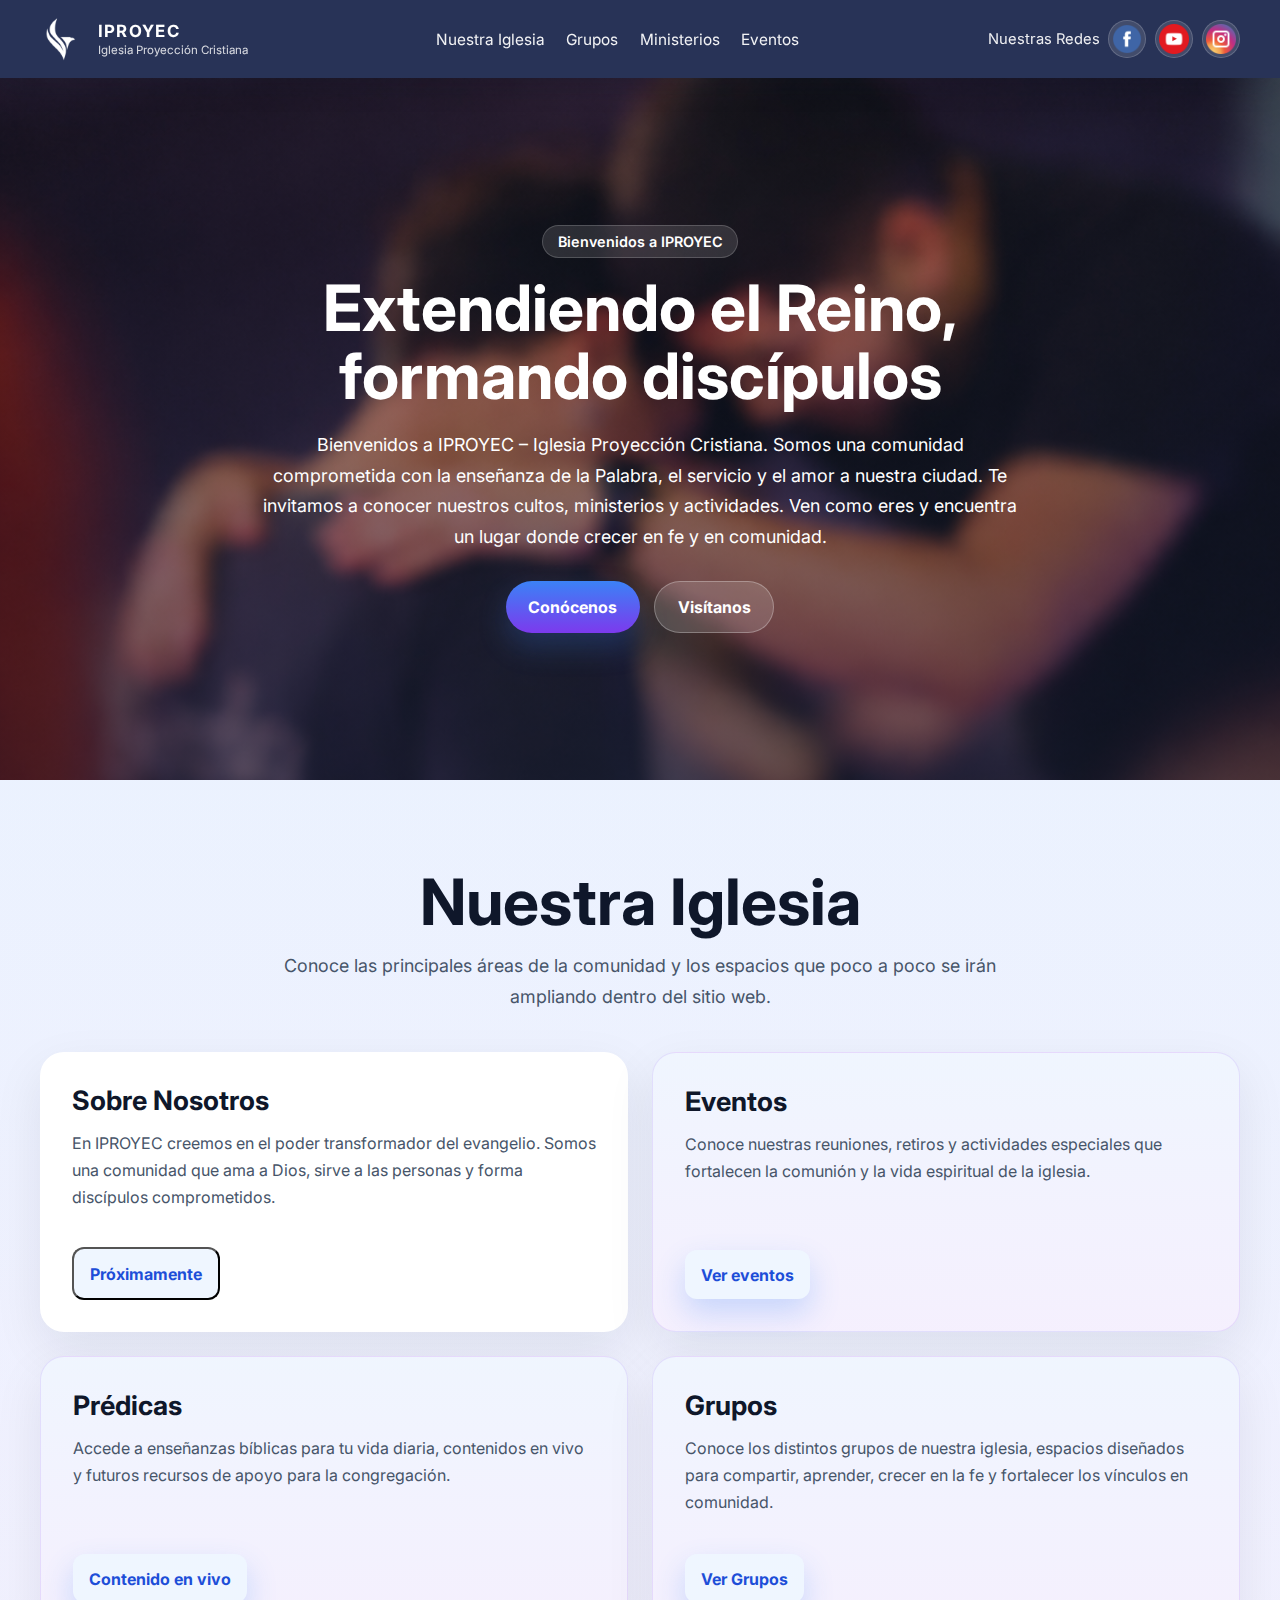
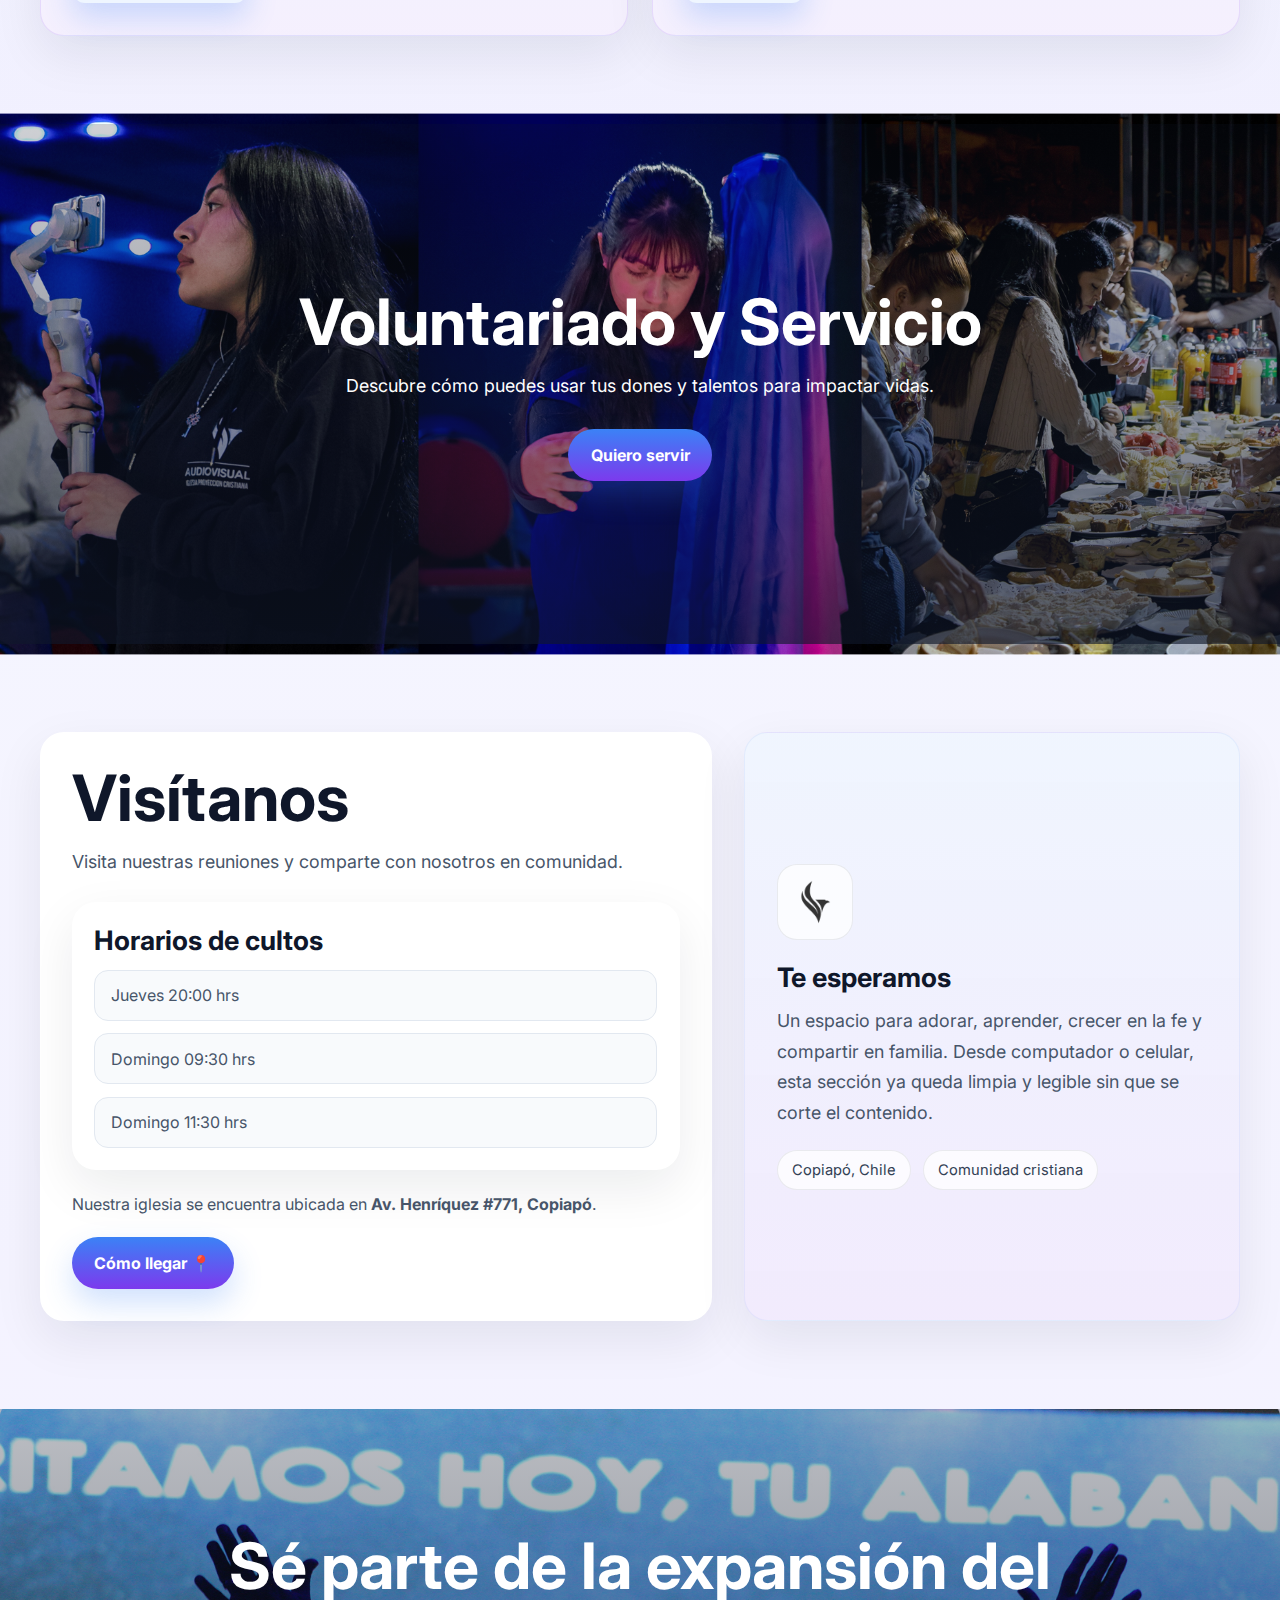
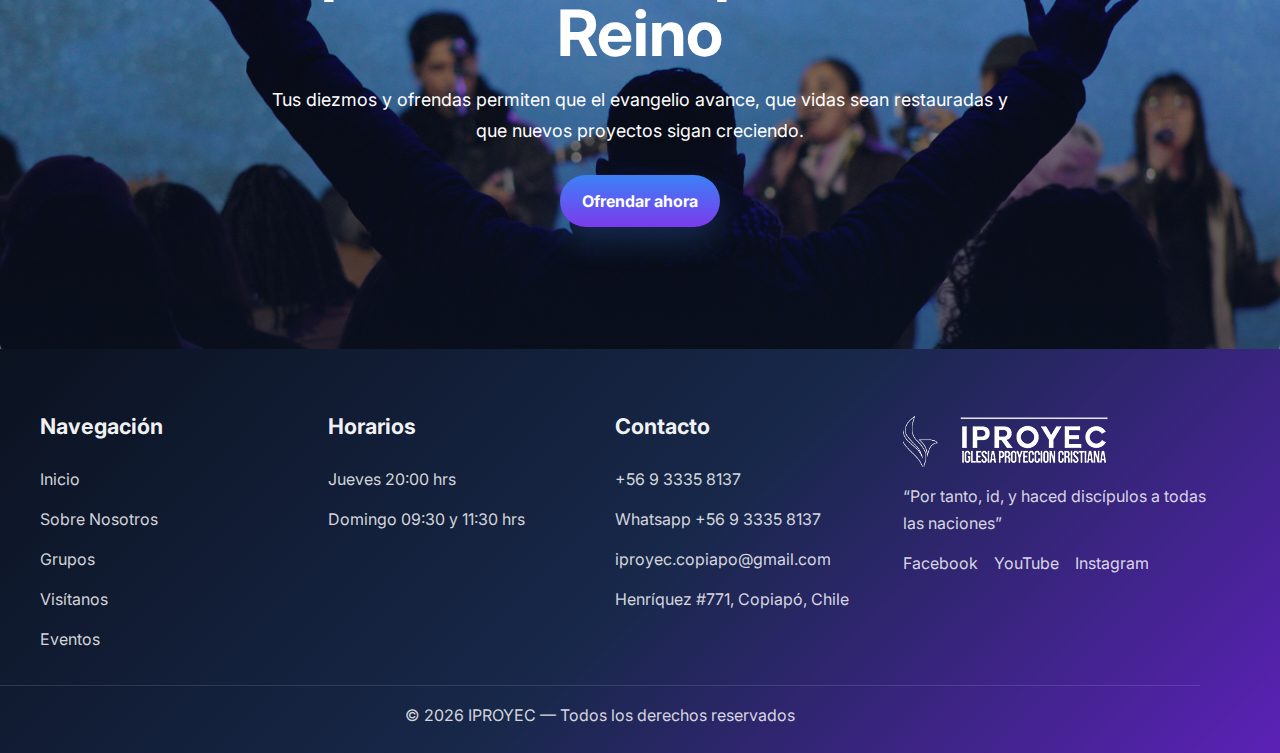
<file: index.html>
<!DOCTYPE html>

<html lang="es">
<head>
  <meta charset="utf-8" />
  <meta name="viewport" content="width=device-width, initial-scale=1" />
  <title>IPROYEC - Iglesia Proyección Cristiana</title>
  <link rel="icon" type="image/png" href="/img/favicon.ico" />
  <meta
    name="description"
    content="IPROYEC - Iglesia Proyección Cristiana. Extendiendo el Reino, formando discípulos."
  />

  <link rel="preconnect" href="https://fonts.googleapis.com" />
  <link rel="preconnect" href="https://fonts.gstatic.com" crossorigin />
  <link href="https://fonts.googleapis.com/css2?family=Inter:wght@400;500;600;700;800&display=swap" rel="stylesheet" />
  <link rel="stylesheet" href="style.css" />
</head>
<body>
  <div class="site-shell">
    <header class="site-header" id="inicio">
      <div class="container header-wrap">
        <a class="brand" href="#inicio" aria-label="Ir al inicio de IPROYEC">
          <img src="img/Logo Iproyec 1.png" alt="Logo IPROYEC" class="brand-mark" />
          <div class="brand-copy">
            <strong>IPROYEC</strong>
            <span>Iglesia Proyección Cristiana</span>
          </div>
        </a>

        <button class="menu-toggle" type="button" aria-expanded="false" aria-controls="main-navigation">
          <span></span>
          <span></span>
          <span></span>
          <span class="sr-only">Abrir menú</span>
        </button>

        <nav class="main-nav" id="main-navigation" aria-label="Navegación principal">
          <a href="#nuestra-iglesia">Nuestra Iglesia</a>
          <a href="grupos/">Grupos</a>
          <a href="ministerios/">Ministerios</a>
          <a href="eventos/">Eventos</a>
        </nav>


        <div class="social-cluster">
          <span class="social-label">Nuestras Redes</span>
          <a href="https://www.facebook.com/iproyeccopiapo/?locale=es_LA" class="social-pill" aria-label="Facebook" target="_blank" rel="noopener noreferrer">
            <img src="./img/icon/facebook_icon.png" alt="Facebook" />
          </a>
          
          <a href="https://youtube.com/@iproyeccopiapo3895?si=1LPoeYdoLGMe8o49" class="social-pill" aria-label="YouTube" target="_blank" rel="noopener noreferrer">
            <img src="./img/icon/yt_icon.png" alt="YouTube" />
          </a>
          
          <a href="https://www.instagram.com/iproyeccopiapo/" class="social-pill" aria-label="Instagram" target="_blank" rel="noopener noreferrer">
            <img src="./img/icon/ig_icon.png" alt="Instagram" />
          </a>
        </div>
        
      </div>
    </header>

    <main>
      <section class="hero-section section-space">
        <div class="hero-media">
          <img src="img/tempImageTqhCX4 1.png" alt="Congregación adorando en IPROYEC" />
        </div>
        <div class="hero-overlay"></div>

        <div class="container hero-content">
          <span class="eyebrow">Bienvenidos a IPROYEC</span>
          <h1>Extendiendo el Reino, formando discípulos</h1>
          <p>
            Bienvenidos a IPROYEC – Iglesia Proyección Cristiana. Somos una comunidad comprometida con la
            enseñanza de la Palabra, el servicio y el amor a nuestra ciudad. Te invitamos a conocer nuestros
            cultos, ministerios y actividades. Ven como eres y encuentra un lugar donde crecer en fe y en
            comunidad.
          </p>
          <div class="hero-actions">
            <a class="btn btn-primary" href="#nuestra-iglesia">Conócenos</a>
            <a class="btn btn-secondary" href="#visitanos">Visítanos</a>
          </div>
        </div>
      </section>

      <section class="cards-section section-space" id="nuestra-iglesia">
        <div class="container narrow-heading">
          <h2>Nuestra Iglesia</h2>
          <p>
            Conoce las principales áreas de la comunidad y los espacios que poco a poco se irán ampliando dentro
            del sitio web.
          </p>
        </div>

        <div class="container">
          <div class="feature-grid">
            <article class="feature-card">
              <h3>Sobre Nosotros</h3>
              <p>
                En IPROYEC creemos en el poder transformador del evangelio. Somos una comunidad que ama a Dios,
                sirve a las personas y forma discípulos comprometidos.
              </p>
              <button class="btn btn-card" type="button">Próximamente</button>
            </article>

            <article class="feature-card feature-card--accent">
              <h3>Eventos</h3>
              <p>
                Conoce nuestras reuniones, retiros y actividades especiales que fortalecen la comunión y la vida
                espiritual de la iglesia.
              </p>
              <a class="btn btn-card btn-card--accent" href="eventos/">Ver eventos</a>
            </article>

            <article class="feature-card feature-card--accent">
              <h3>Prédicas</h3>
              <p>
                Accede a enseñanzas bíblicas para tu vida diaria, contenidos en vivo y futuros recursos de apoyo
                para la congregación.
              </p>
              <a class="btn btn-card btn-card--accent" href="https://www.youtube.com/@iproyeccopiapo3895/streams" target="_blank"> Contenido en vivo </a>
            </article>

            <article class="feature-card feature-card--accent">
              <h3>Grupos</h3>
              <p> 
                Conoce los distintos grupos de nuestra iglesia, espacios diseñados para compartir, aprender, crecer en la fe y fortalecer los vínculos en comunidad. 
              </p>
              <a class="btn btn-card btn-card--accent" href="grupos/">Ver Grupos</a>
            </article>
          </div>
        </div>
      </section>

      <section class="volunteer-section section-space">
        <div class="volunteer-bg">
          <img src="img/Intersect.png" alt="Personas sirviendo en distintos ministerios de IPROYEC" />
        </div>
        <div class="volunteer-overlay"></div>
        <div class="container volunteer-content">
          <h2>Voluntariado y Servicio</h2>
          <p>Descubre cómo puedes usar tus dones y talentos para impactar vidas.</p>
          <a class="btn btn-primary" href="ministerios/">Quiero servir</a>
        </div>
      </section>

      <section class="visit-section section-space" id="visitanos">
        <div class="container visit-layout">
          <div class="visit-copy">
            <h2>Visítanos</h2>
            <p class="section-intro">Visita nuestras reuniones y comparte con nosotros en comunidad.</p>

            <div class="schedule-card">
              <h3>Horarios de cultos</h3>
              <ul>
                <li>Jueves 20:00 hrs</li>
                <li>Domingo 09:30 hrs</li>
                <li>Domingo 11:30 hrs</li>
              </ul>
            </div>

            <p class="address-copy"> Nuestra iglesia se encuentra ubicada en <strong>Av. Henríquez #771, Copiapó</strong>. </p>

            <a class="btn btn-primary" href="https://maps.app.goo.gl/kbT8NR4Ff1dF1g4T7" target="_blank" rel="noopener noreferrer" >
              Cómo llegar 📍
            </a>
          </div>

          <aside class="visit-panel">
            <div class="visit-panel__logo">
              <img src="img/Logo Iproyec 2.png" alt="Logo IPROYEC" />
            </div>
            <h3>Te esperamos</h3>
            <p>
              Un espacio para adorar, aprender, crecer en la fe y compartir en familia. Desde computador o celular,
              esta sección ya queda limpia y legible sin que se corte el contenido.
            </p>
            <div class="visit-panel__meta">
              <span>Copiapó, Chile</span>
              <span>Comunidad cristiana</span>
            </div>
          </aside>
        </div>
      </section>

      <section class="offering-section section-space">
        <div class="offering-media">
          <img src="img/IMG_0650 (1) 1.png" alt="Congregación en alabanza durante reunión de IPROYEC" />
        </div>
        <div class="offering-overlay"></div>

        <div class="container offering-content">
          <h2>Sé parte de la expansión del Reino</h2>
          <p>
            Tus diezmos y ofrendas permiten que el evangelio avance, que vidas sean restauradas y que nuevos
            proyectos sigan creciendo.
          </p>
          <a class="btn btn-primary" href="https://fintoc.me/iproyec-copiapo" target="_blank" rel="noopener noreferrer">Ofrendar ahora</a>
        </div>
      </section>
    </main>

    <footer class="site-footer" id="footer">
      <div class="container footer-grid">
        <div class="footer-column">
          <h3>Navegación</h3>
          <a href="#inicio">Inicio</a>
          <a href="#nuestra-iglesia">Sobre Nosotros</a>
          <a href="#nuestra-iglesia">Grupos</a>
          <a href="#visitanos">Visítanos</a>
          <a href="eventos/">Eventos</a>
        </div>

        <div class="footer-column">
          <h3>Horarios</h3>
          <p>Jueves 20:00 hrs</p>
          <p>Domingo 09:30 y 11:30 hrs</p>
        </div>

        <div class="footer-column">
          <h3>Contacto</h3>
          <a href="tel:+56933358137">+56 9 3335 8137</a>
          <a href="https://wa.me/56933358137" target="_blank" rel="noopener noreferrer">Whatsapp +56 9 3335 8137</a>
          <a href="mailto:iproyec.copiapo@gmail.com">iproyec.copiapo@gmail.com</a>
          <a href="https://maps.app.goo.gl/kbT8NR4Ff1dF1g4T7">Henríquez #771, Copiapó, Chile</a>
        </div>

        <div class="footer-branding">
          <div class="footer-logo-stack">
            <img src="img/Trazo Logo blanco Iproyec 2.png" alt="Trazo del logo IPROYEC" class="footer-mark" />
            <img src="img/Trazo Logo blanco Iproyec 1.png" alt="Texto del logo IPROYEC" class="footer-wordmark" />
          </div>

          <p class="footer-verse">“Por tanto, id, y haced discípulos a todas las naciones”</p>

          <div class="footer-socials">

            <a href="https://www.facebook.com/iproyeccopiapo/?locale=es_LA" target="_blank">Facebook</a>
            <a href="https://youtube.com/@iproyeccopiapo3895?si=e4wm-qj6_dRpBOmE" target="_blank">YouTube</a>
            <a href="https://www.instagram.com/iproyeccopiapo/" target="_blank">Instagram</a>
          </div>
        </div>
      </div>

      <div class="container footer-bottom">
        <span>© 2026 IPROYEC — Todos los derechos reservados</span>
      </div>
    </footer>
  </div>

  <script src="main.js"></script>
</body>
</html>
</file>
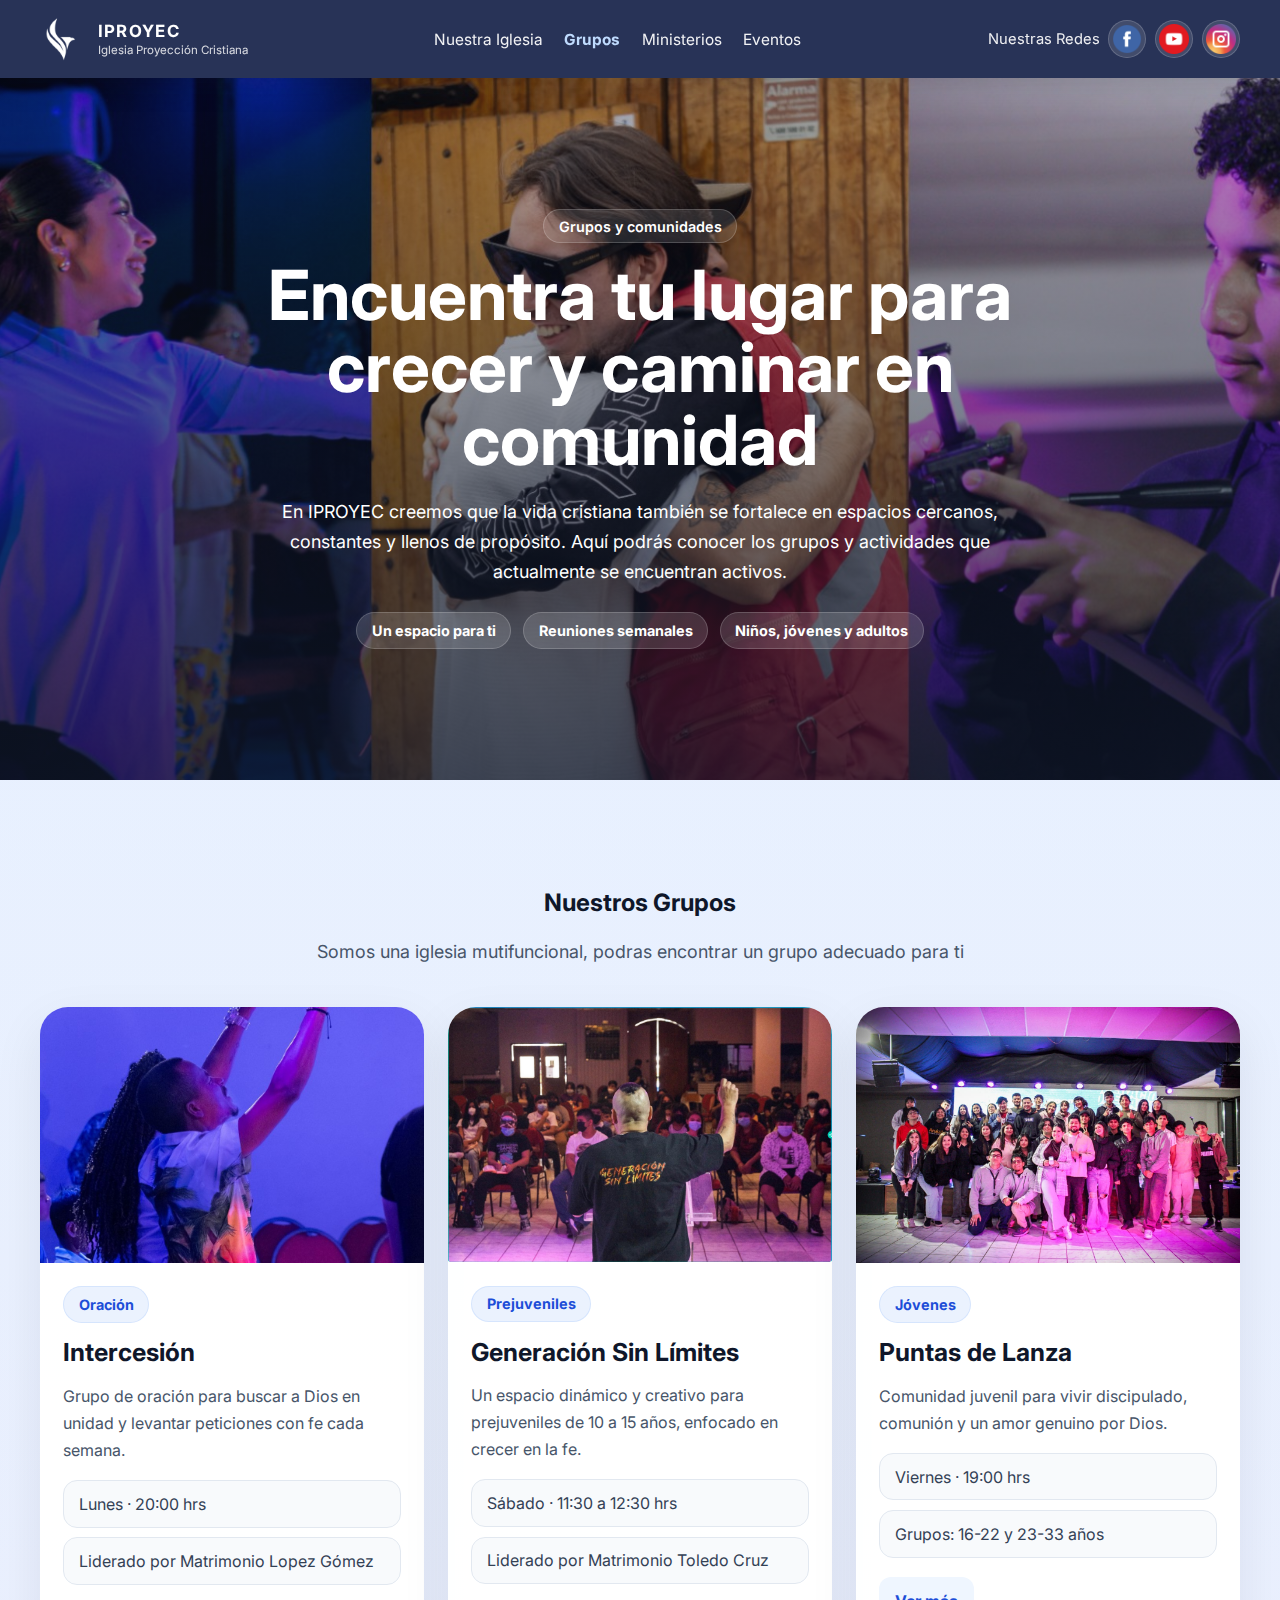
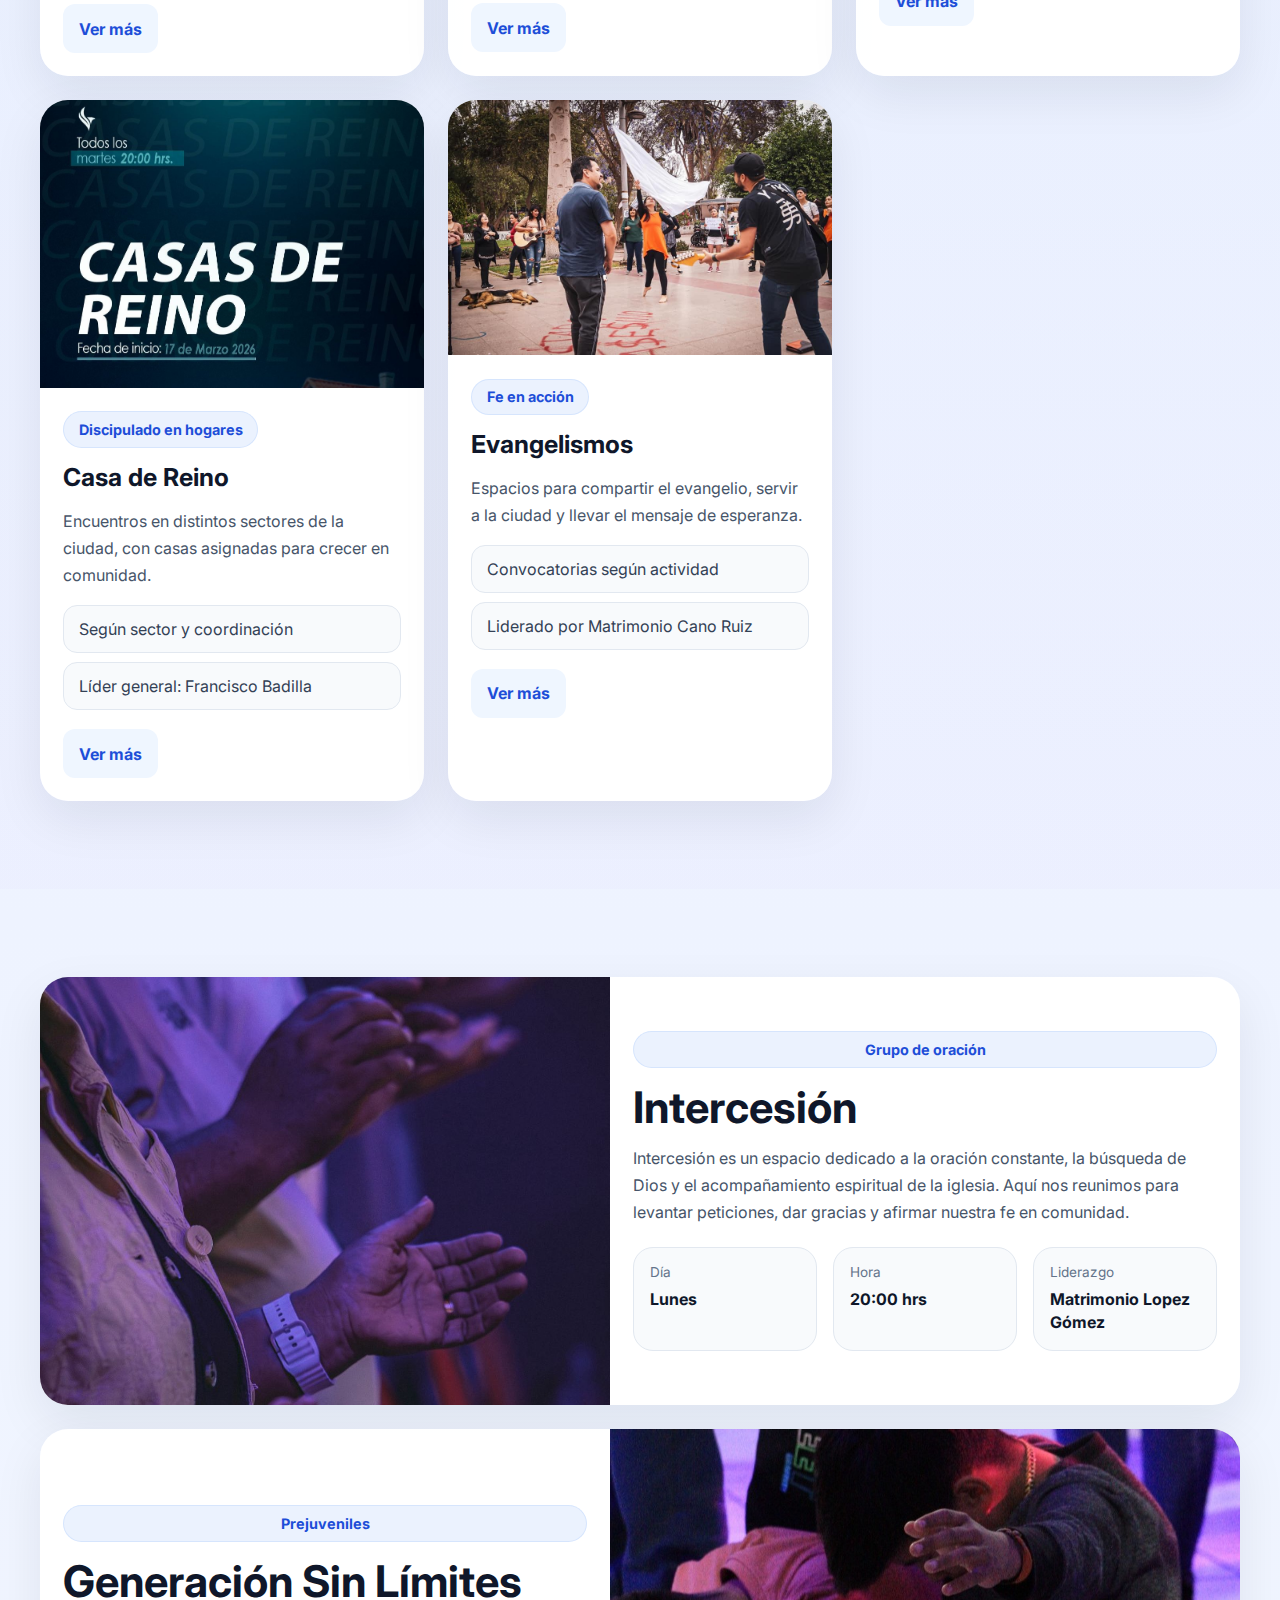
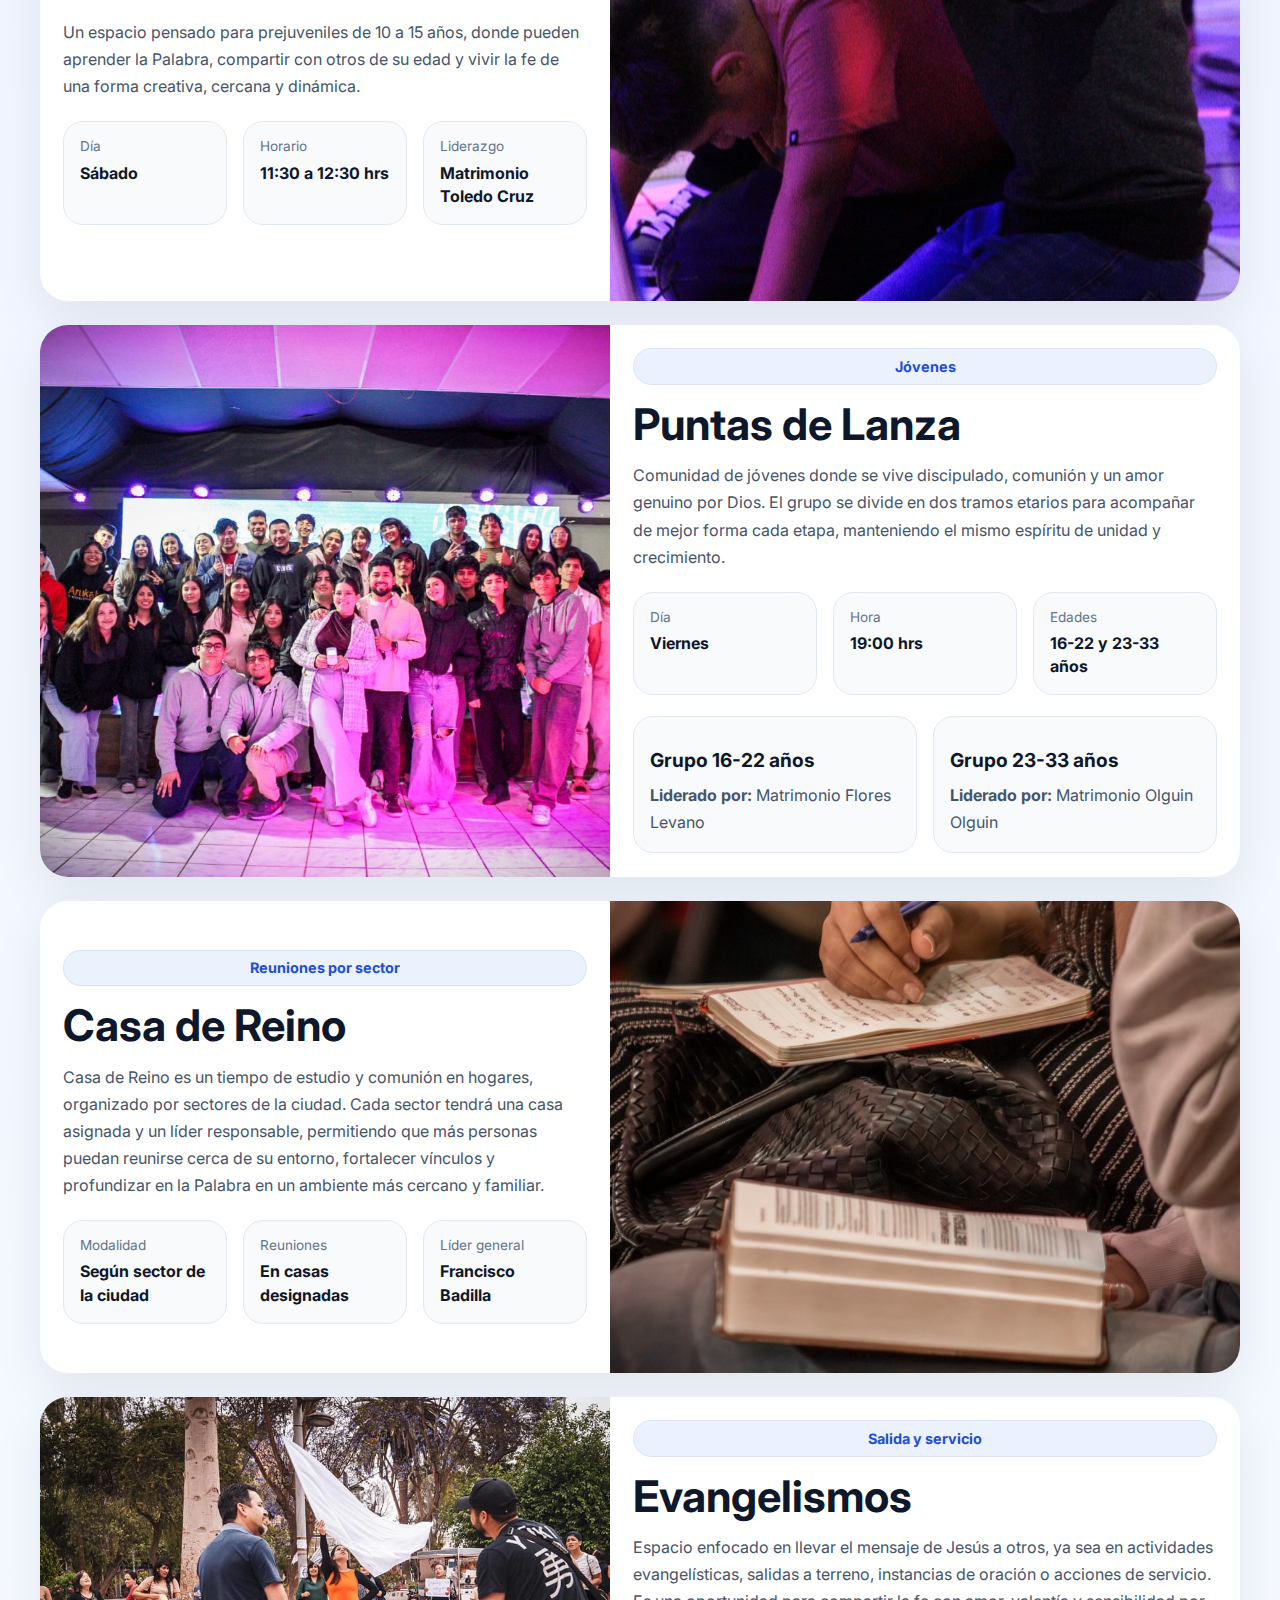
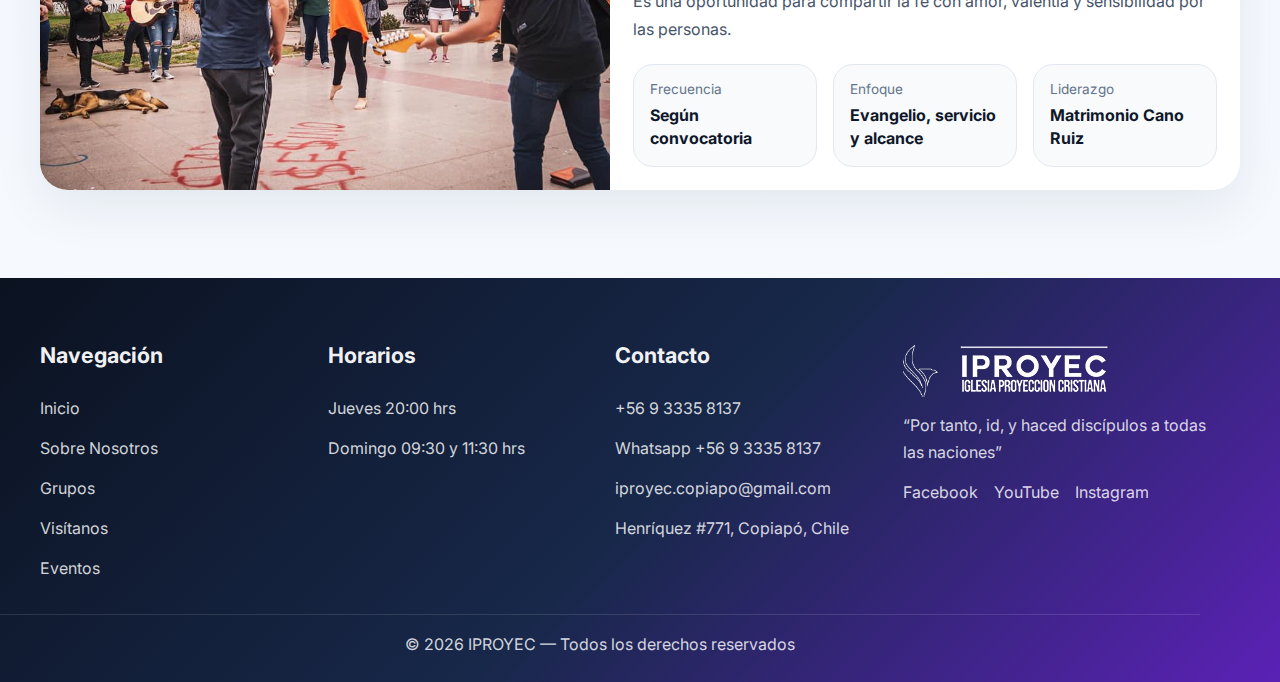
<file: grupos/index.html>
<!DOCTYPE html>
<html lang="es">
<head>
  <meta charset="utf-8" />
  <meta name="viewport" content="width=device-width, initial-scale=1" />
  <title>Grupos y comunidades | IPROYEC</title>
  <link rel="icon" type="image/png" href="/img/favicon.ico" />
  <meta
    name="description"
    content="Conoce los grupos y espacios de comunidad de IPROYEC: intercesión, prejuveniles, jóvenes, casas de reino y evangelismos."
  />
  <link rel="preconnect" href="https://fonts.googleapis.com" />
  <link rel="preconnect" href="https://fonts.gstatic.com" crossorigin />
  <link href="https://fonts.googleapis.com/css2?family=Inter:wght@400;500;600;700;800&display=swap" rel="stylesheet" />
  <link rel="stylesheet" href="../style.css" />
  <link rel="stylesheet" href="grupos.css" />
</head>
<body class="page-groups">
  <div class="site-shell">
    <header class="site-header" id="inicio">
      <div class="container header-wrap">
        <a class="brand" href="../index.html#inicio" aria-label="Ir al inicio de IPROYEC">
          <img src="../img/Logo Iproyec 1.png" alt="Logo IPROYEC" class="brand-mark" />
          <div class="brand-copy">
            <strong>IPROYEC</strong>
            <span>Iglesia Proyección Cristiana</span>
          </div>
        </a>

        <button class="menu-toggle" type="button" aria-expanded="false" aria-controls="main-navigation">
          <span></span>
          <span></span>
          <span></span>
          <span class="sr-only">Abrir menú</span>
        </button>

        <nav class="main-nav" id="main-navigation" aria-label="Navegación principal">
          <a href="../index.html#nuestra-iglesia">Nuestra Iglesia</a>
          <a href="./" aria-current="page">Grupos</a>
          <a href="../ministerios/">Ministerios</a>
          <a href="../eventos/">Eventos</a>

        </nav>
        
        <div class="social-cluster">
          <span class="social-label">Nuestras Redes</span>
          <a href="https://www.facebook.com/iproyeccopiapo/?locale=es_LA" class="social-pill" aria-label="Facebook" target="_blank" rel="noopener noreferrer">
            <img src="/img/icon/facebook_icon.png" alt="Facebook" />
          </a>
          
          <a href="https://youtube.com/@iproyeccopiapo3895?si=1LPoeYdoLGMe8o49" class="social-pill" aria-label="YouTube" target="_blank" rel="noopener noreferrer">
            <img src="/img/icon/yt_icon.png" alt="YouTube" />
          </a>
          
          <a href="https://www.instagram.com/iproyeccopiapo/" class="social-pill" aria-label="Instagram" target="_blank" rel="noopener noreferrer">
            <img src="/img/icon/ig_icon.png" alt="Instagram" />
          </a>
        </div>

      </div>
    </header>

    <main>
      <section class="groups-hero section-space">
        <div class="groups-hero__media">
          <img src="../img/grupos/banner.jpeg" alt="Personas participando en distintas actividades de IPROYEC" />
        </div>
        <div class="groups-hero__overlay"></div>
        <div class="container groups-hero__content">
          <span class="eyebrow">Grupos y comunidades</span>
          <h1>Encuentra tu lugar para crecer y caminar en comunidad</h1>
          <p>
            En IPROYEC creemos que la vida cristiana también se fortalece en espacios cercanos, constantes y
            llenos de propósito. Aquí podrás conocer los grupos y actividades que actualmente se encuentran activos.
          </p>
          <div class="groups-hero__chips">
            <span>Un espacio para ti</span>
            <span>Reuniones semanales</span>
            <span>Niños, jóvenes y adultos</span>
          </div>
        </div>
      </section>

      <section class="section-space groups-catalog" id="catalogo-grupos">
        <div class="container narrow-heading narrow-heading--groups">
          <h2>Nuestros Grupos</h2>
          <p>
            Somos una iglesia mutifuncional, podras encontrar un grupo adecuado para ti
          </p>
        </div>

        <div class="container">
          <div class="groups-grid">
            <article class="group-card">
              <div class="group-card__media">
                <img src="../img/grupos/intercesion1.jpeg" alt="Imagen referencial del grupo de Intercesión" />
              </div>
              <div class="group-card__body">
                <span class="group-card__tag">Oración</span>
                <h3>Intercesión</h3>
                <p>Grupo de oración para buscar a Dios en unidad y levantar peticiones con fe cada semana.</p>
                <ul class="group-card__meta">
                  <li>Lunes · 20:00 hrs</li>
                  <li>Liderado por Matrimonio Lopez Gómez</li>
                </ul>
                <a class="btn btn-card" href="#intercesion">Ver más</a>
              </div>
            </article>

            <article class="group-card">
              <div class="group-card__media">
                <img src="../img/grupos/generacion-sin-limites1.png" alt="Imagen referencial de Generación Sin Límites" />
              </div>
              <div class="group-card__body">
                <span class="group-card__tag">Prejuveniles</span>
                <h3>Generación Sin Límites</h3>
                <p>Un espacio dinámico y creativo para prejuveniles de 10 a 15 años, enfocado en crecer en la fe.</p>
                <ul class="group-card__meta">
                  <li>Sábado · 11:30 a 12:30 hrs</li>
                  <li>Liderado por Matrimonio Toledo Cruz</li>
                </ul>
                <a class="btn btn-card" href="#generacion-sin-limites">Ver más</a>
              </div>
            </article>

            <article class="group-card">
              <div class="group-card__media">
                <img src="../img/grupos/puntas-de-lanza.jpeg" alt="Imagen referencial del grupo Puntas de Lanza" />
              </div>
              <div class="group-card__body">
                <span class="group-card__tag">Jóvenes</span>
                <h3>Puntas de Lanza</h3>
                <p>Comunidad juvenil para vivir discipulado, comunión y un amor genuino por Dios.</p>
                <ul class="group-card__meta">
                  <li>Viernes · 19:00 hrs</li>
                  <li>Grupos: 16-22 y 23-33 años</li>
                </ul>
                <a class="btn btn-card" href="#puntas-de-lanza">Ver más</a>
              </div>
            </article>

            <article class="group-card">
              <div class="group-card__media">
                <img src="../img/grupos/casa-de-reino1.jpeg" alt="Imagen referencial del grupo Casa de Reino" />
              </div>
              <div class="group-card__body">
                <span class="group-card__tag">Discipulado en hogares</span>
                <h3>Casa de Reino</h3>
                <p>Encuentros en distintos sectores de la ciudad, con casas asignadas para crecer en comunidad.</p>
                <ul class="group-card__meta">
                  <li>Según sector y coordinación</li>
                  <li>Líder general: Francisco Badilla</li>
                </ul>
                <a class="btn btn-card" href="#casa-de-reino">Ver más</a>
              </div>
            </article>

            <article class="group-card">
              <div class="group-card__media">
                <img src="../img/grupos/evangelismos.jpeg" alt="Imagen referencial del grupo de Evangelismos" />
              </div>
              <div class="group-card__body">
                <span class="group-card__tag">Fe en acción</span>
                <h3>Evangelismos</h3>
                <p>Espacios para compartir el evangelio, servir a la ciudad y llevar el mensaje de esperanza.</p>
                <ul class="group-card__meta">
                  <li>Convocatorias según actividad</li>
                  <li>Liderado por Matrimonio Cano Ruiz</li>
                </ul>
                <a class="btn btn-card" href="#evangelismos">Ver más</a>
              </div>
            </article>
          </div>
        </div>
      </section>

      <section class="section-space group-detail-section">
        <div class="container details-stack">
          <article class="group-detail" id="intercesion">
            <div class="group-detail__media">
              <img src="../img/grupos/intercesion2.jpeg" alt="Imagen referencial del grupo Intercesión" />
            </div>
            <div class="group-detail__content">
              <span class="group-detail__eyebrow">Grupo de oración</span>
              <h2>Intercesión</h2>
              <p>
                Intercesión es un espacio dedicado a la oración constante, la búsqueda de Dios y el acompañamiento
                espiritual de la iglesia. Aquí nos reunimos para levantar peticiones, dar gracias y afirmar nuestra
                fe en comunidad.
              </p>
              <div class="detail-meta-grid">
                <div><span>Día</span><strong>Lunes</strong></div>
                <div><span>Hora</span><strong>20:00 hrs</strong></div>
                <div><span>Liderazgo</span><strong>Matrimonio Lopez Gómez</strong> </div>
              </div>
            </div>
          </article>

          <article class="group-detail" id="generacion-sin-limites">
            <div class="group-detail__media">
              <img src="../img/grupos/generacion-sin-limites2.jpeg" alt="Imagen referencial de Generación Sin Límites" />
            </div>
            <div class="group-detail__content">
              <span class="group-detail__eyebrow">Prejuveniles</span>
              <h2>Generación Sin Límites</h2>
              <p>
                Un espacio pensado para prejuveniles de 10 a 15 años, donde pueden aprender la Palabra, compartir
                con otros de su edad y vivir la fe de una forma creativa, cercana y dinámica.
              </p>
              <div class="detail-meta-grid">
                <div><span>Día</span><strong>Sábado</strong></div>
                <div><span>Horario</span><strong>11:30 a 12:30 hrs</strong></div>
                <div><span>Liderazgo</span><strong>Matrimonio Toledo Cruz</strong> </div>
                
              </div>
            </div>
          </article>

          <article class="group-detail" id="puntas-de-lanza">
            <div class="group-detail__media">
              <img src="../img/grupos/puntas-de-lanza.jpeg" alt="Imagen referencial del grupo Puntas de Lanza" />
            </div>
            <div class="group-detail__content">
              <span class="group-detail__eyebrow">Jóvenes</span>
              <h2>Puntas de Lanza</h2>
              <p>
                Comunidad de jóvenes donde se vive discipulado, comunión y un amor genuino por Dios. El grupo se
                divide en dos tramos etarios para acompañar de mejor forma cada etapa, manteniendo el mismo
                espíritu de unidad y crecimiento.
              </p>
              <div class="detail-meta-grid detail-meta-grid--wide">
                <div><span>Día</span><strong>Viernes</strong></div>
                <div><span>Hora</span><strong>19:00 hrs</strong></div>
                <div><span>Edades</span><strong>16-22 y 23-33 años</strong></div>
              </div>

              <div class="subleaders-grid">
                <div class="subleader-card">
                  <h3>Grupo 16-22 años</h3>
                  <p><strong>Liderado por:</strong> Matrimonio Flores Levano</p>

                </div>
                <div class="subleader-card">
                  <h3>Grupo 23-33 años</h3>
                  <p><strong>Liderado por:</strong> Matrimonio Olguin Olguin</p>

                </div>
              </div>
            </div>
          </article>

          <article class="group-detail" id="casa-de-reino">
            <div class="group-detail__media">
              <img src="../img/grupos/casa-de-reino2.jpeg" alt="Imagen referencial del grupo Casa de Reino" />
            </div>
            <div class="group-detail__content">
              <span class="group-detail__eyebrow">Reuniones por sector</span>
              <h2>Casa de Reino</h2>
              <p>
                Casa de Reino es un tiempo de estudio y comunión en hogares, organizado por sectores de la ciudad.
                Cada sector tendrá una casa asignada y un líder responsable, permitiendo que más personas puedan
                reunirse cerca de su entorno, fortalecer vínculos y profundizar en la Palabra en un ambiente más
                cercano y familiar.
              </p>
              <div class="detail-meta-grid">
                <div><span>Modalidad</span><strong>Según sector de la ciudad</strong></div>
                <div><span>Reuniones</span><strong>En casas designadas</strong></div>
                <div><span>Líder general</span><strong>Francisco Badilla</strong> </div>
              </div>
            </div>
          </article>

          <article class="group-detail" id="evangelismos">
            <div class="group-detail__media">
              <img src="../img/grupos/evangelismos.jpeg" alt="Imagen referencial del grupo Evangelismos" />
            </div>
            <div class="group-detail__content">
              <span class="group-detail__eyebrow">Salida y servicio</span>
              <h2>Evangelismos</h2>
              <p>
                Espacio enfocado en llevar el mensaje de Jesús a otros, ya sea en actividades evangelísticas,
                salidas a terreno, instancias de oración o acciones de servicio. Es una oportunidad para compartir
                la fe con amor, valentía y sensibilidad por las personas.
              </p>
              <div class="detail-meta-grid">
                <div><span>Frecuencia</span><strong>Según convocatoria</strong></div>
                <div><span>Enfoque</span><strong>Evangelio, servicio y alcance</strong></div>
                <div><span>Liderazgo</span><strong>Matrimonio Cano Ruiz</strong></div>
              </div>
            </div>
          </article>
        </div>
      </section>

    </main>

    <footer class="site-footer" id="footer">
      <div class="container footer-grid">
        <div class="footer-column">
          <h3>Navegación</h3>
          <a href="../index.html#inicio">Inicio</a>
          <a href="../index.html#nuestra-iglesia">Sobre Nosotros</a>
          <a href="./">Grupos</a>
          <a href="../index.html#visitanos">Visítanos</a>
          <a href="../eventos/">Eventos</a>
        </div>

        <div class="footer-column">
          <h3>Horarios</h3>
          <p>Jueves 20:00 hrs</p>
          <p>Domingo 09:30 y 11:30 hrs</p>
        </div>

        <div class="footer-column">
          <h3>Contacto</h3>
          <a href="tel:+56933358137">+56 9 3335 8137</a>
          <a href="https://wa.me/56933358137" target="_blank" rel="noopener noreferrer">Whatsapp +56 9 3335 8137</a>
          <a href="mailto:iproyec.copiapo@gmail.com">iproyec.copiapo@gmail.com</a>
          <a href="https://maps.app.goo.gl/kbT8NR4Ff1dF1g4T7" target="_blank" rel="noopener noreferrer">Henríquez #771, Copiapó, Chile</a>
        </div>

        <div class="footer-branding">
          <div class="footer-logo-stack">
            <img src="../img/Trazo Logo blanco Iproyec 2.png" alt="Trazo del logo IPROYEC" class="footer-mark" />
            <img src="../img/Trazo Logo blanco Iproyec 1.png" alt="Texto del logo IPROYEC" class="footer-wordmark" />
          </div>
          <p class="footer-verse">“Por tanto, id, y haced discípulos a todas las naciones”</p>
          <div class="footer-socials">
            <a href="https://www.facebook.com/iproyeccopiapo/?locale=es_LA" target="_blank" rel="noopener noreferrer">Facebook</a>
            <a href="https://youtube.com/@iproyeccopiapo3895?si=e4wm-qj6_dRpBOmE" target="_blank" rel="noopener noreferrer">YouTube</a>
            <a href="https://www.instagram.com/iproyeccopiapo/" target="_blank" rel="noopener noreferrer">Instagram</a>
          </div>
        </div>
      </div>

      <div class="container footer-bottom">
        <span>© 2026 IPROYEC — Todos los derechos reservados</span>
      </div>
    </footer>
  </div>

  <script src="../main.js"></script>
</body>
</html>
</file>
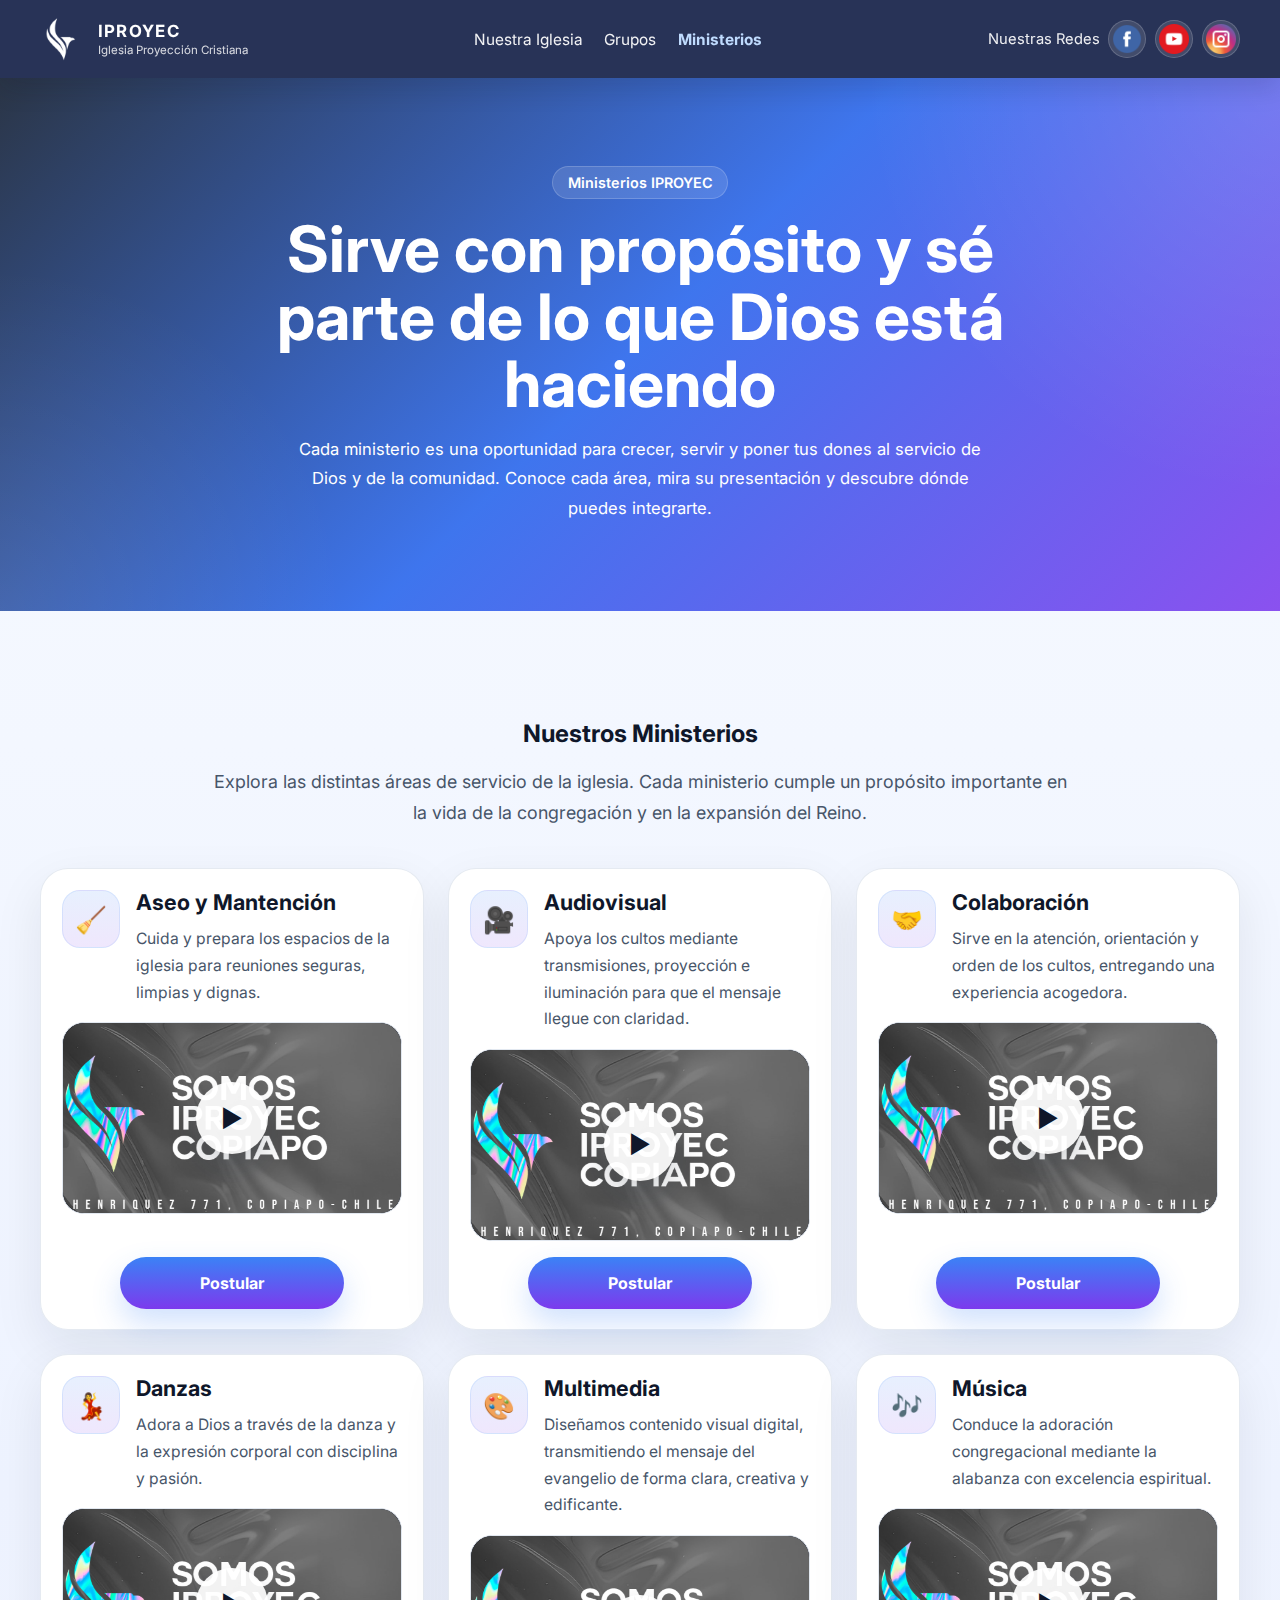
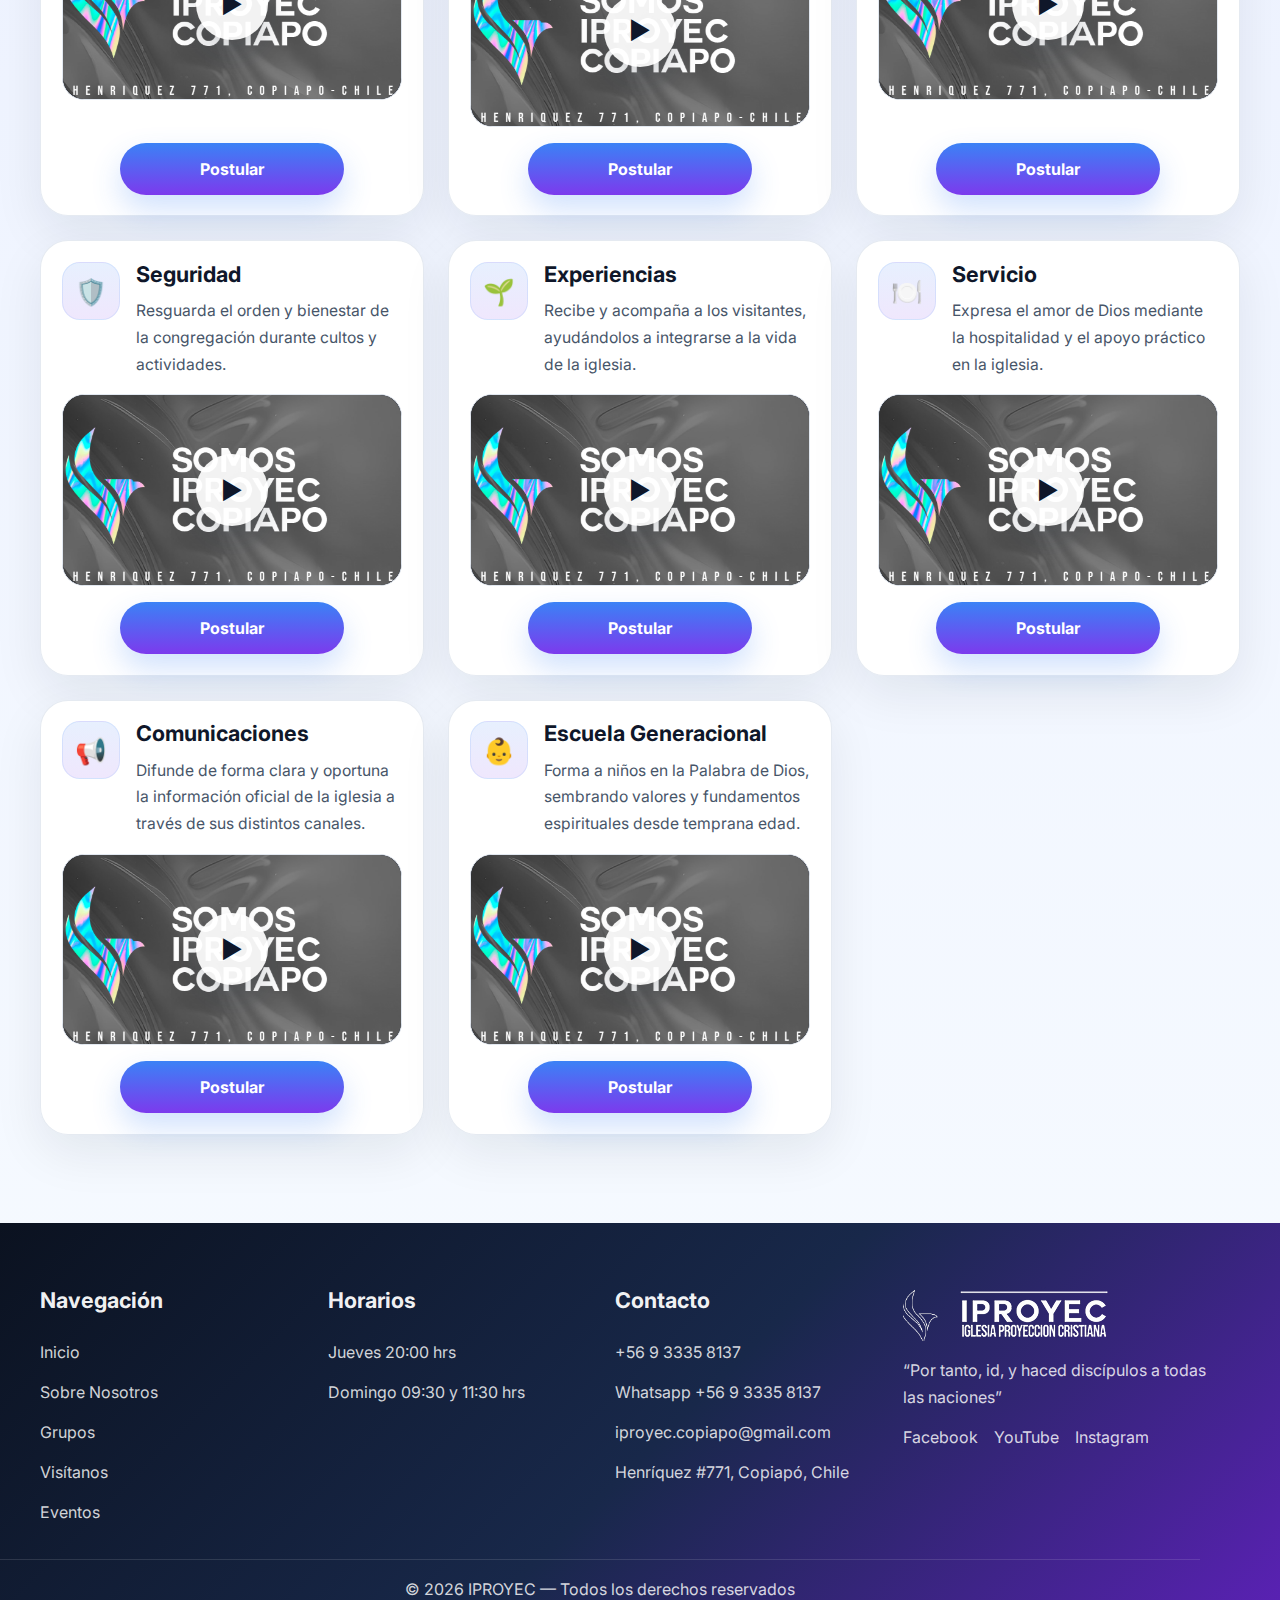
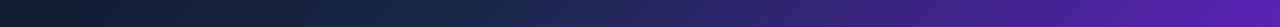
<file: ministerios/index.html>
<!DOCTYPE html>
<html lang="es">
<head>
  <meta charset="utf-8" />
  <meta name="viewport" content="width=device-width, initial-scale=1" />
  <title>Ministerios | IPROYEC</title>
  <link rel="icon" type="image/png" href="/img/favicon.ico" />
  <meta
    name="description"
    content="Conoce los ministerios de IPROYEC y descubre cómo servir con tus dones y talentos."
  />
  <link rel="preconnect" href="https://fonts.googleapis.com" />
  <link rel="preconnect" href="https://fonts.gstatic.com" crossorigin />
  <link href="https://fonts.googleapis.com/css2?family=Inter:wght@400;500;600;700;800&display=swap" rel="stylesheet" />
  <link rel="stylesheet" href="../style.css" />
  <link rel="stylesheet" href="ministerios.css" />
</head>
<body class="page-ministries">
  <div class="site-shell">
    <header class="site-header" id="inicio">
      <div class="container header-wrap">
        <a class="brand" href="../index.html#inicio" aria-label="Ir al inicio de IPROYEC">
          <img src="../img/Logo Iproyec 1.png" alt="Logo IPROYEC" class="brand-mark" />
          <div class="brand-copy">
            <strong>IPROYEC</strong>
            <span>Iglesia Proyección Cristiana</span>
          </div>
        </a>

        <button class="menu-toggle" type="button" aria-expanded="false" aria-controls="main-navigation">
          <span></span>
          <span></span>
          <span></span>
          <span class="sr-only">Abrir menú</span>
        </button>

        <nav class="main-nav" id="main-navigation" aria-label="Navegación principal">
          <a href="../index.html#nuestra-iglesia">Nuestra Iglesia</a>
          <a href="../grupos/">Grupos</a>
          <a href="./" aria-current="page">Ministerios</a>
        </nav>

        <div class="social-cluster">
          <span class="social-label">Nuestras Redes</span>
          <a href="https://www.facebook.com/iproyeccopiapo/?locale=es_LA" class="social-pill" aria-label="Facebook" target="_blank" rel="noopener noreferrer">
            <img src="/img/icon/facebook_icon.png" alt="Facebook" />
          </a>
          
          <a href="https://youtube.com/@iproyeccopiapo3895?si=1LPoeYdoLGMe8o49" class="social-pill" aria-label="YouTube" target="_blank" rel="noopener noreferrer">
            <img src="/img/icon/yt_icon.png" alt="YouTube" />
          </a>
          
          <a href="https://www.instagram.com/iproyeccopiapo/" class="social-pill" aria-label="Instagram" target="_blank" rel="noopener noreferrer">
            <img src="/img/icon/ig_icon.png" alt="Instagram" />
          </a>
        </div>

      </div>
    </header>

    <main>
      <section class="ministries-hero section-space">
        <div class="ministries-hero__overlay"></div>
        <div class="container ministries-hero__content">
          <span class="eyebrow">Ministerios IPROYEC</span>
          <h1>Sirve con propósito y sé parte de lo que Dios está haciendo</h1>
          <p>
            Cada ministerio es una oportunidad para crecer, servir y poner tus dones al servicio de Dios y de la comunidad.
            Conoce cada área, mira su presentación y descubre dónde puedes integrarte.
          </p>
        </div>
      </section>

      <section class="ministries-section section-space">
        <div class="container narrow-heading narrow-heading--ministries">
          <h2>Nuestros Ministerios</h2>
          <p>
            Explora las distintas áreas de servicio de la iglesia. Cada ministerio cumple un propósito importante
            en la vida de la congregación y en la expansión del Reino.
          </p>
        </div>

        <div class="container">
          <div class="ministries-grid">

            <article class="ministry-card">
              <div class="ministry-card__top">
                <span class="ministry-card__icon">🧹</span>
                <div>
                  <h3>Aseo y Mantención</h3>
                  <p>Cuida y prepara los espacios de la iglesia para reuniones seguras, limpias y dignas.</p>
                </div>
              </div>
              <div class="video-card" data-youtube-id="S_rzKc90UMQ?si=6-8VKtygNLIaY2mL">
                <button class="video-card__trigger" type="button" aria-label="Reproducir video de Mantención y Aseo">
                  <img src="/ministerios/PORTADA videos.png" alt="Vista previa del video de Mantención y Aseo" loading="lazy" />
                  <span class="video-card__play">▶</span>
                </button>
              </div>
              <div class="ministry-card__actions">
                <a class="btn btn-primary" href="https://forms.gle/warBFm2fmdgUBV9F8" rel="noopener noreferrer" target="_blank">Postular</a>
              </div>
            </article>

            <article class="ministry-card">
              <div class="ministry-card__top">
                <span class="ministry-card__icon">🎥</span>
                <div>
                  <h3>Audiovisual</h3>
                  <p>Apoya los cultos mediante transmisiones, proyección e iluminación para que el mensaje llegue con claridad.</p>
                </div>
              </div>
              <div class="video-card" data-youtube-id="1hc2OSxHbnA?si=4-8fBDf72QiAx9D-">
                <button class="video-card__trigger" type="button" aria-label="Reproducir video de Audiovisual">
                  <img src="/ministerios/PORTADA videos.png" alt="Vista previa del video de Audiovisual" loading="lazy" />
                  <span class="video-card__play">▶</span>
                </button>
              </div>
              <div class="ministry-card__actions">
                <a class="btn btn-primary" href="https://forms.gle/warBFm2fmdgUBV9F8" rel="noopener noreferrer" target="_blank">Postular</a>
              </div>
            </article>

            <article class="ministry-card">
              <div class="ministry-card__top">
                <span class="ministry-card__icon">🤝</span>
                <div>
                  <h3>Colaboración</h3>
                  <p>Sirve en la atención, orientación y orden de los cultos, entregando una experiencia acogedora.</p>
                </div>
              </div>
              <div class="video-card" data-youtube-id="rq_1odlDCAI?si=bCn34PHrfeRS4S5S">
                <button class="video-card__trigger" type="button" aria-label="Reproducir video de Colaboración">
                  <img src="/ministerios/PORTADA videos.png" alt="Vista previa del video de Colaboración" loading="lazy" />
                  <span class="video-card__play">▶</span>
                </button>
              </div>
              <div class="ministry-card__actions">
                <a class="btn btn-primary" href="https://forms.gle/warBFm2fmdgUBV9F8" rel="noopener noreferrer" target="_blank">Postular</a>
              </div>
            </article>

            <article class="ministry-card">
              <div class="ministry-card__top">
                <span class="ministry-card__icon">💃</span>
                <div>
                  <h3>Danzas</h3>
                  <p>Adora a Dios a través de la danza y la expresión corporal con disciplina y pasión.</p>
                </div>
              </div>
              <div class="video-card" data-youtube-id="S0tSmwLrPmo?si=WrdU_7oR9h9lkmFX">
                <button class="video-card__trigger" type="button" aria-label="Reproducir video de Danzas">
                  <img src="/ministerios/PORTADA videos.png" alt="Vista previa del video de Danzas" loading="lazy" />
                  <span class="video-card__play">▶</span>
                </button>
              </div>
              <div class="ministry-card__actions">
                <a class="btn btn-primary" href="https://forms.gle/warBFm2fmdgUBV9F8" rel="noopener noreferrer" target="_blank">Postular</a>
              </div>
            </article>

            <article class="ministry-card">
              <div class="ministry-card__top">
                <span class="ministry-card__icon">🎨</span>
                <div>
                  <h3>Multimedia</h3>
                  <p>Diseñamos contenido visual digital, transmitiendo el mensaje del evangelio de forma clara, creativa y edificante.</p>
                </div>
              </div>
              <div class="video-card" data-youtube-id="pQEjaFmJ438?si=FegwJkwq293XcRRg">
                <button class="video-card__trigger" type="button" aria-label="Reproducir video de Multimedia">
                  <img src="/ministerios/PORTADA videos.png" alt="Vista previa del video de Multimedia" loading="lazy" />
                  <span class="video-card__play">▶</span>
                </button>
              </div>
              <div class="ministry-card__actions">
                <a class="btn btn-primary" href="https://forms.gle/warBFm2fmdgUBV9F8" rel="noopener noreferrer" target="_blank">Postular</a>
              </div>
            </article>

            <article class="ministry-card">
              <div class="ministry-card__top">
                <span class="ministry-card__icon">🎶</span>
                <div>
                  <h3>Música</h3>
                  <p>Conduce la adoración congregacional mediante la alabanza con excelencia espiritual.</p>
                </div>
              </div>
              <div class="video-card" data-youtube-id="xgXjXsW7PKM?si=YA1M330KGhj1NQTF">
                <button class="video-card__trigger" type="button" aria-label="Reproducir video de Música">
                  <img src="/ministerios/PORTADA videos.png" alt="Vista previa del video de Música" loading="lazy" />
                  <span class="video-card__play">▶</span>
                </button>
              </div>
              <div class="ministry-card__actions">
                <a class="btn btn-primary" href="https://forms.gle/warBFm2fmdgUBV9F8" rel="noopener noreferrer" target="_blank">Postular</a>
              </div>
            </article>

            <article class="ministry-card">
              <div class="ministry-card__top">
                <span class="ministry-card__icon">🛡️</span>
                <div>
                  <h3>Seguridad</h3>
                  <p>Resguarda el orden y bienestar de la congregación durante cultos y actividades.</p>
                </div>
              </div>
              <div class="video-card" data-youtube-id="Xvgb_Em7Bm8?si=SIxtDfahwN7bkHq0">
                <button class="video-card__trigger" type="button" aria-label="Reproducir video de Seguridad">
                  <img src="/ministerios/PORTADA videos.png" alt="Vista previa del video de Seguridad" loading="lazy" />
                  <span class="video-card__play">▶</span>
                </button>
              </div>
              <div class="ministry-card__actions">
                <a class="btn btn-primary" href="https://forms.gle/warBFm2fmdgUBV9F8" rel="noopener noreferrer" target="_blank">Postular</a>
              </div>
            </article>

            <article class="ministry-card">
              <div class="ministry-card__top">
                <span class="ministry-card__icon">🌱</span>
                <div>
                  <h3>Experiencias</h3>
                  <p>Recibe y acompaña a los visitantes, ayudándolos a integrarse a la vida de la iglesia.</p>
                </div>
              </div>
              <div class="video-card" data-youtube-id="AF1zVaEEgcI?si=6AfPH6JSjH3_lRnO">
                <button class="video-card__trigger" type="button" aria-label="Reproducir video de Experiencias">
                  <img src="/ministerios/PORTADA videos.png" alt="Vista previa del video de Experiencias" loading="lazy" />
                  <span class="video-card__play">▶</span>
                </button>
              </div>
              <div class="ministry-card__actions">
                <a class="btn btn-primary" href="https://forms.gle/warBFm2fmdgUBV9F8" rel="noopener noreferrer" target="_blank">Postular</a>
              </div>
            </article>

            <article class="ministry-card">
              <div class="ministry-card__top">
                <span class="ministry-card__icon">🍽️</span>
                <div>
                  <h3>Servicio</h3>
                  <p>Expresa el amor de Dios mediante la hospitalidad y el apoyo práctico en la iglesia.</p>
                </div>
              </div>
              <div class="video-card" data-youtube-id="4Z-VX6A_qFE?si=G7MMn2teQwJrjms3">
                <button class="video-card__trigger" type="button" aria-label="Reproducir video de Servicio">
                  <img src="/ministerios/PORTADA videos.png" alt="Vista previa del video de Servicio" loading="lazy" />
                  <span class="video-card__play">▶</span>
                </button>
              </div>
              <div class="ministry-card__actions">
                <a class="btn btn-primary" href="https://forms.gle/warBFm2fmdgUBV9F8" rel="noopener noreferrer" target="_blank">Postular</a>
              </div>
            </article>

            <article class="ministry-card">
              <div class="ministry-card__top">
                <span class="ministry-card__icon">📢</span>
                <div>
                  <h3>Comunicaciones</h3>
                  <p>Difunde de forma clara y oportuna la información oficial de la iglesia a través de sus distintos canales.</p>
                </div>
              </div>
              <div class="video-card" data-youtube-id="NmM_GrIC6Fs?si=OgID3qBAX8nwAo-p">
                <button class="video-card__trigger" type="button" aria-label="Reproducir video de Comunicaciones">
                  <img src="/ministerios/PORTADA videos.png" alt="Vista previa del video de Comunicaciones" loading="lazy" />
                  <span class="video-card__play">▶</span>
                </button>
              </div>
              <div class="ministry-card__actions">
                <a class="btn btn-primary" href="https://forms.gle/warBFm2fmdgUBV9F8" rel="noopener noreferrer" target="_blank">Postular</a>
              </div>
            </article>

            <article class="ministry-card">
              <div class="ministry-card__top">
                <span class="ministry-card__icon">👶</span>
                <div>
                  <h3>Escuela Generacional</h3>
                  <p>Forma a niños en la Palabra de Dios, sembrando valores y fundamentos espirituales desde temprana edad.</p>
                </div>
              </div>
              <div class="video-card" data-youtube-id="Qw7U8mkNuLM?si=ZuHfHsoZqugN1aD1">
                <button class="video-card__trigger" type="button" aria-label="Reproducir video de Escuela Generacional">
                  <img src="/ministerios/PORTADA videos.png" alt="Vista previa del video de Escuela Generacional" loading="lazy" />
                  <span class="video-card__play">▶</span>
                </button>
              </div>
              <div class="ministry-card__actions">
                <a class="btn btn-primary" href="https://forms.gle/warBFm2fmdgUBV9F8" rel="noopener noreferrer" target="_blank">Postular</a>
              </div>
            </article>

          </div>
        </div>
      </section>
    </main>

<footer class="site-footer" id="footer">
      <div class="container footer-grid">
        <div class="footer-column">
          <h3>Navegación</h3>
          <a href="../index.html#inicio">Inicio</a>
          <a href="../index.html#nuestra-iglesia">Sobre Nosotros</a>
          <a href="./">Grupos</a>
          <a href="../index.html#visitanos">Visítanos</a>
          <a href="../index.html#proximamente">Eventos</a>
        </div>

        <div class="footer-column">
          <h3>Horarios</h3>
          <p>Jueves 20:00 hrs</p>
          <p>Domingo 09:30 y 11:30 hrs</p>
        </div>

        <div class="footer-column">
          <h3>Contacto</h3>
          <a href="tel:+56933358137">+56 9 3335 8137</a>
          <a href="https://wa.me/56933358137" target="_blank" rel="noopener noreferrer">Whatsapp +56 9 3335 8137</a>
          <a href="mailto:iproyec.copiapo@gmail.com">iproyec.copiapo@gmail.com</a>
          <a href="https://maps.app.goo.gl/kbT8NR4Ff1dF1g4T7" target="_blank" rel="noopener noreferrer">Henríquez #771, Copiapó, Chile</a>
        </div>

        <div class="footer-branding">
          <div class="footer-logo-stack">
            <img src="../img/Trazo Logo blanco Iproyec 2.png" alt="Trazo del logo IPROYEC" class="footer-mark" />
            <img src="../img/Trazo Logo blanco Iproyec 1.png" alt="Texto del logo IPROYEC" class="footer-wordmark" />
          </div>
          <p class="footer-verse">“Por tanto, id, y haced discípulos a todas las naciones”</p>
          <div class="footer-socials">
            <a href="https://www.facebook.com/iproyeccopiapo/?locale=es_LA" target="_blank" rel="noopener noreferrer">Facebook</a>
            <a href="https://youtube.com/@iproyeccopiapo3895?si=e4wm-qj6_dRpBOmE" target="_blank" rel="noopener noreferrer">YouTube</a>
            <a href="https://www.instagram.com/iproyeccopiapo/" target="_blank" rel="noopener noreferrer">Instagram</a>
          </div>
        </div>
      </div>

      <div class="container footer-bottom">
        <span>© 2026 IPROYEC — Todos los derechos reservados</span>
      </div>
    </footer>
  </div>

  <script src="../main.js"></script>
  <script>
    function loadVideo(card) {
      if (!card || card.classList.contains('is-loaded')) return;
      const videoId = card.dataset.youtubeId;
      const iframe = document.createElement('iframe');
      iframe.setAttribute('src', `https://www.youtube.com/embed/${videoId}?autoplay=1&rel=0`);
      iframe.setAttribute('title', 'Video de YouTube');
      iframe.setAttribute('frameborder', '0');
      iframe.setAttribute('allow', 'accelerometer; autoplay; clipboard-write; encrypted-media; gyroscope; picture-in-picture; web-share');
      iframe.setAttribute('allowfullscreen', '');
      iframe.setAttribute('loading', 'lazy');
      card.innerHTML = '';
      card.appendChild(iframe);
      card.classList.add('is-loaded');
    }

    document.querySelectorAll('.ministry-card').forEach((card) => {
      const videoCard = card.querySelector('.video-card');
      const trigger = card.querySelector('.video-card__trigger');
      const btnVideo = card.querySelector('.btn-video');
      if (trigger) trigger.addEventListener('click', () => loadVideo(videoCard));
      if (btnVideo) btnVideo.addEventListener('click', () => loadVideo(videoCard));
    });
  </script>
</body>
</html>
</file>
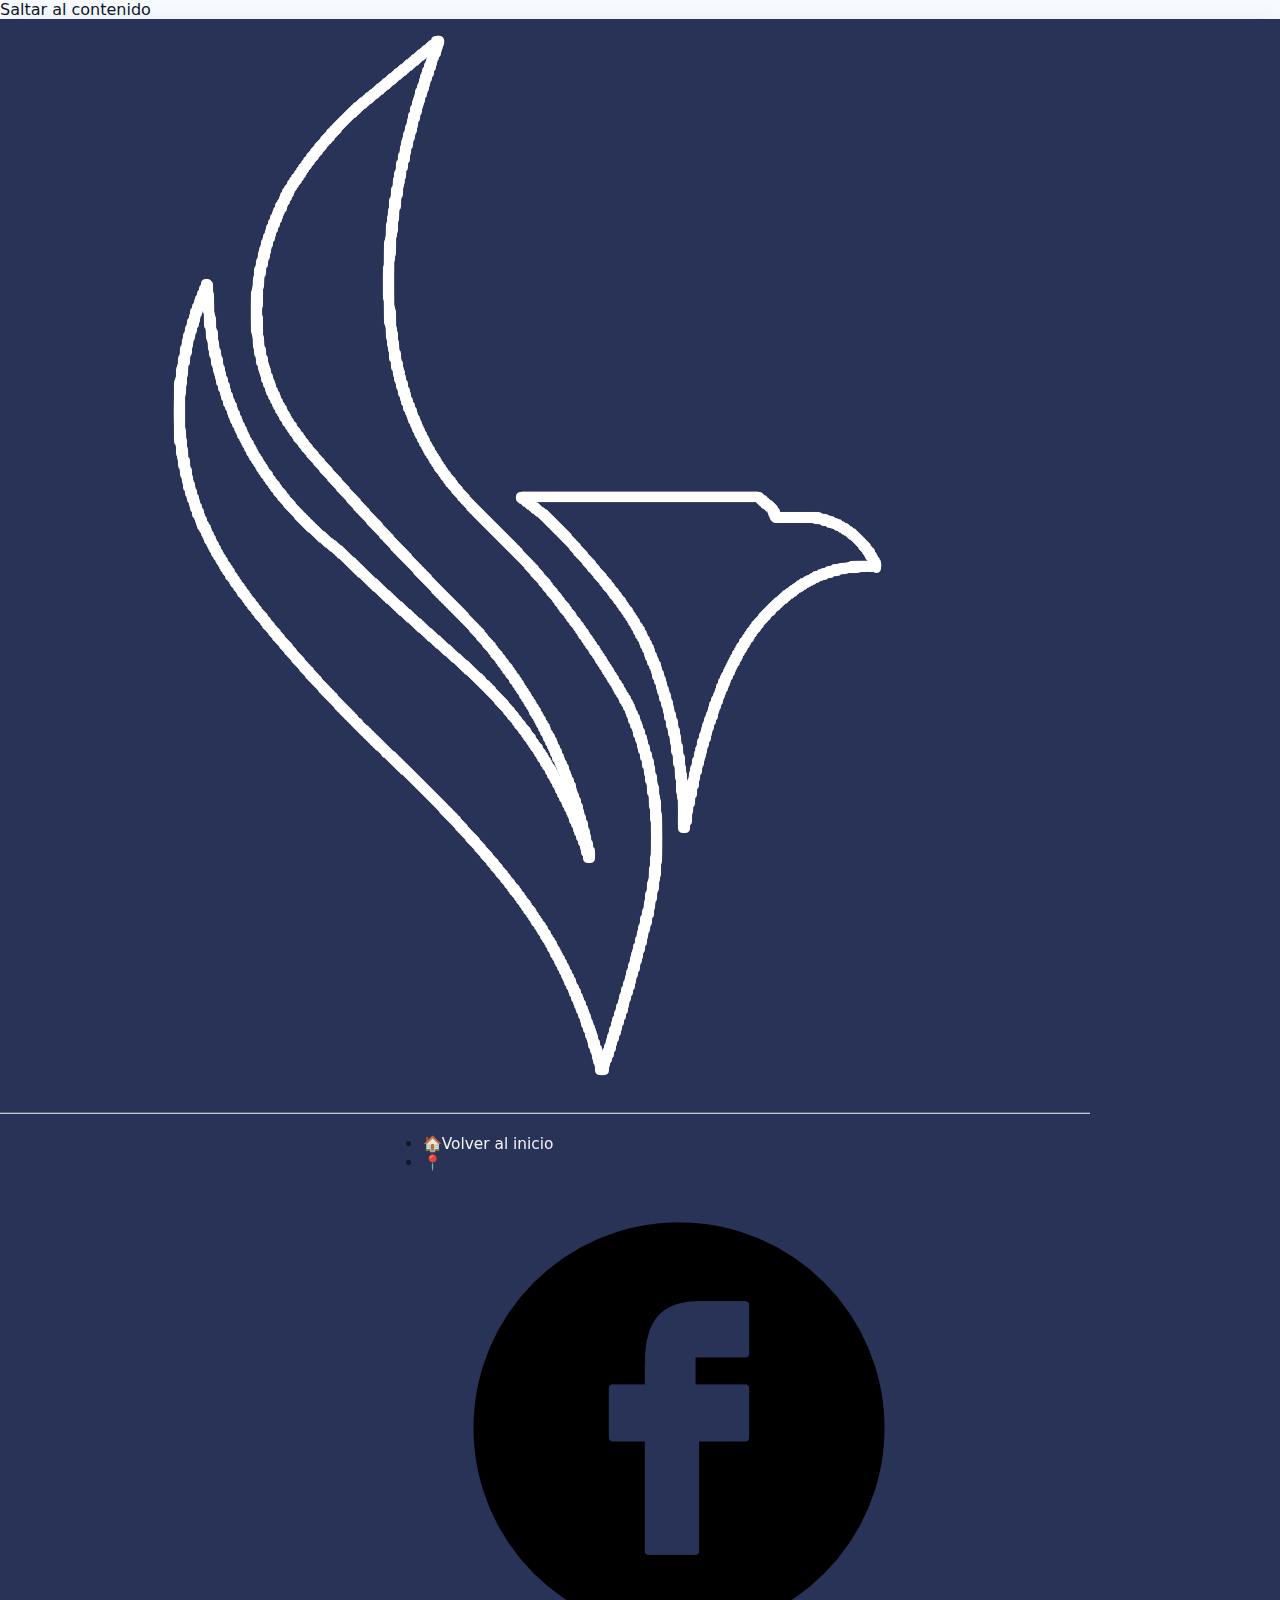
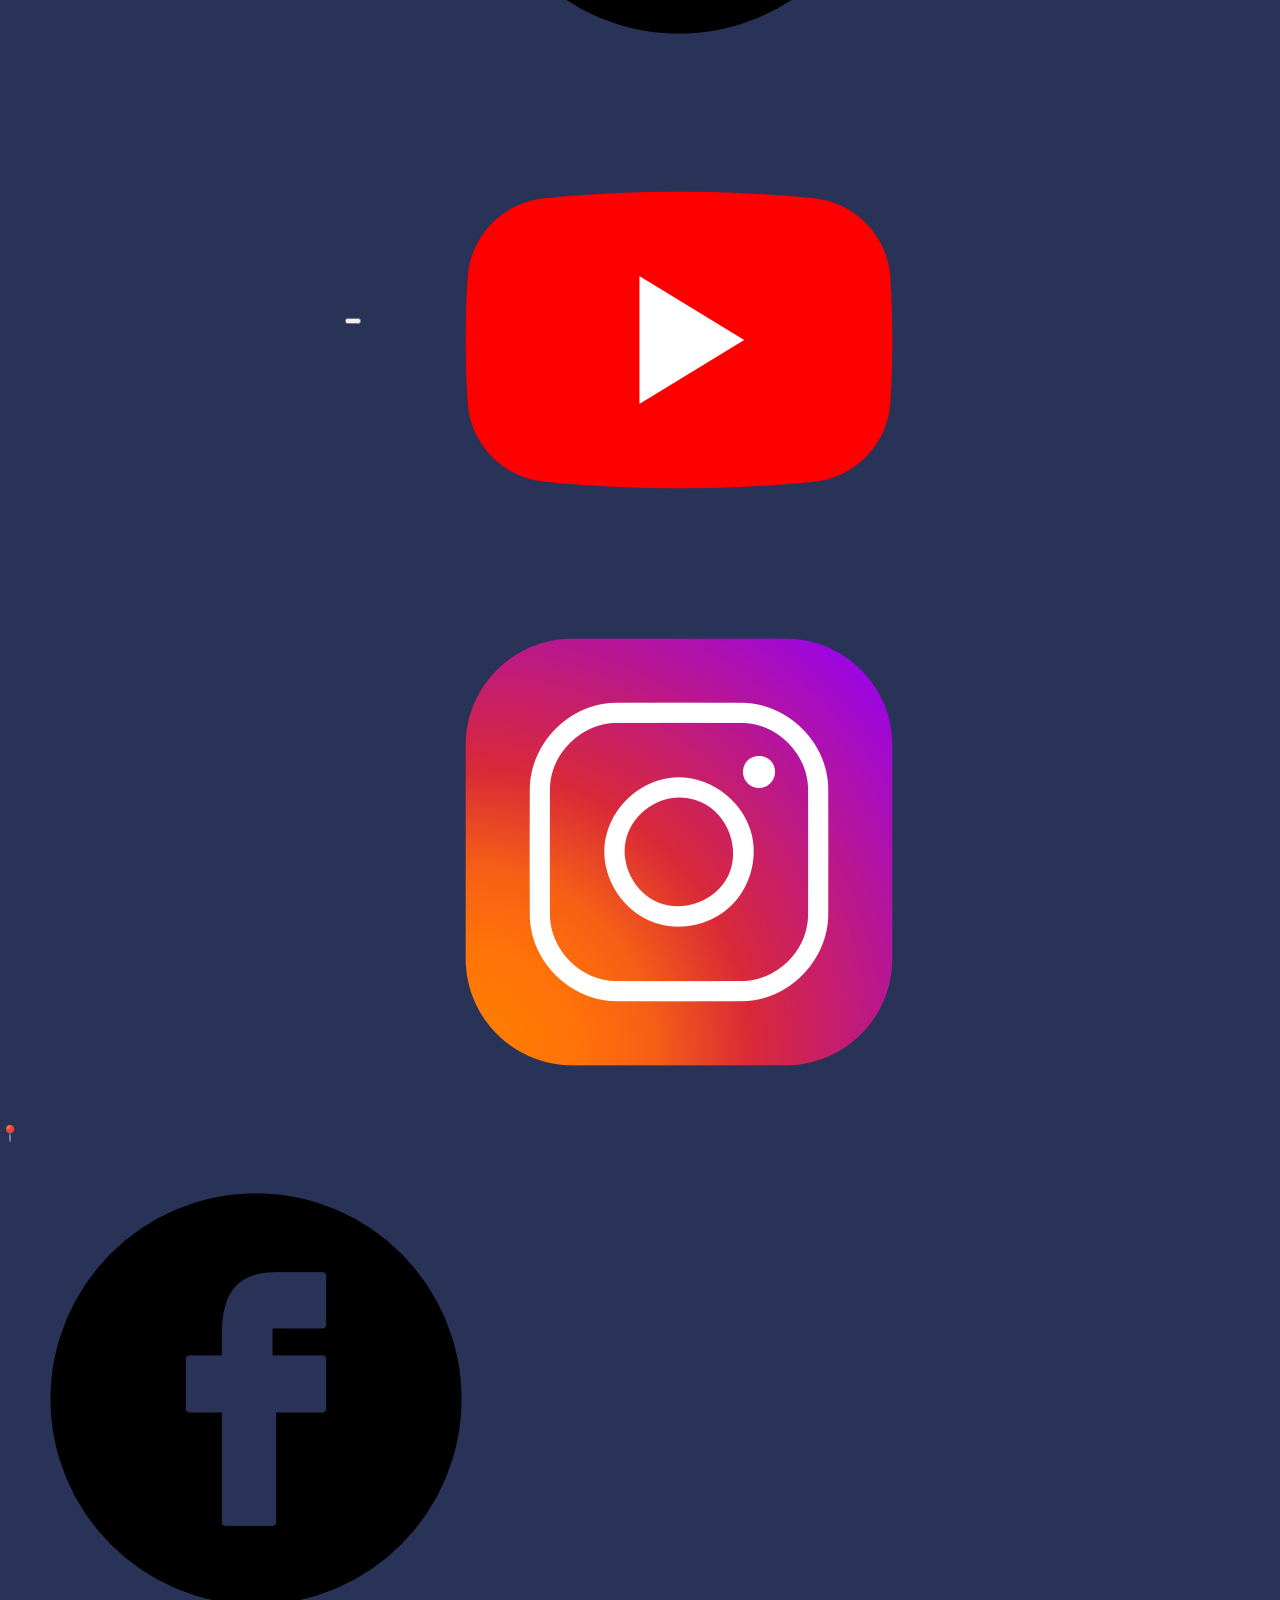
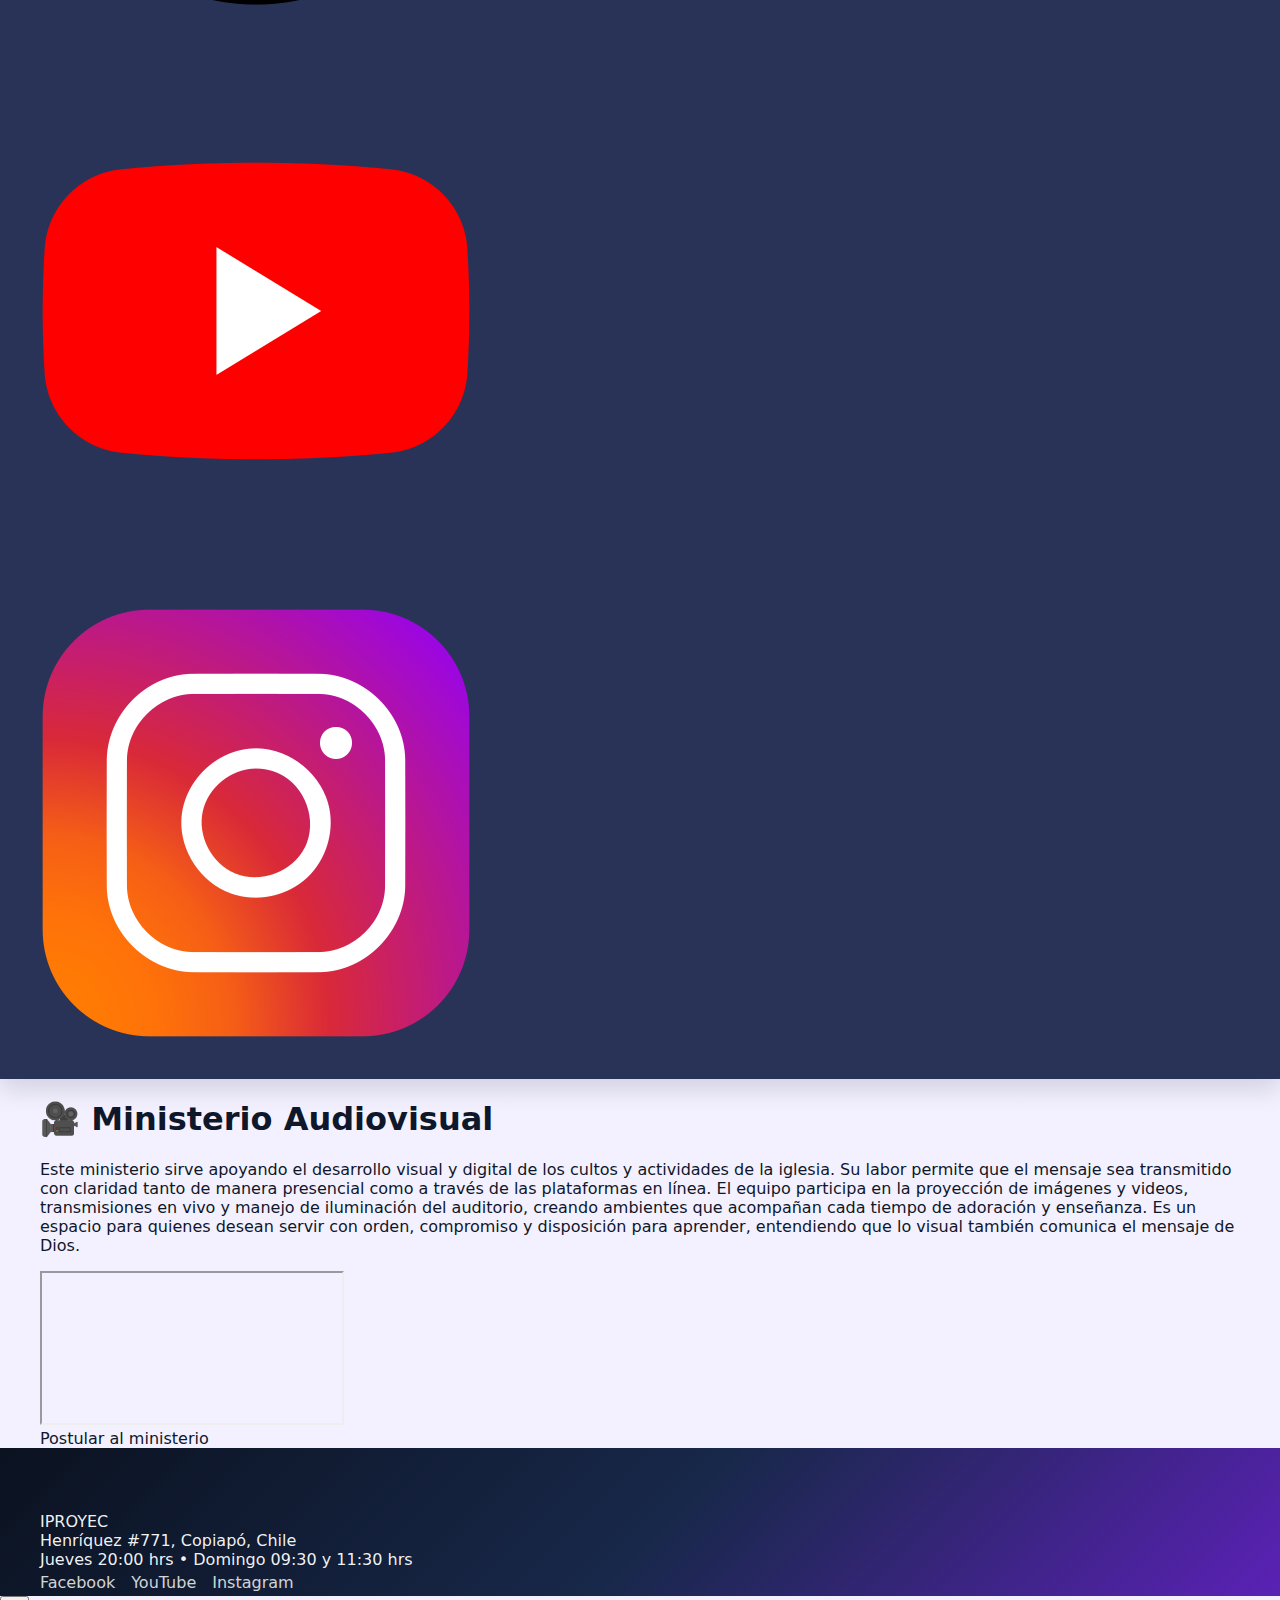
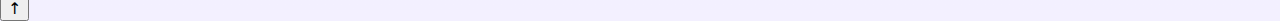
<file: ministerios/audiovisual.html>
<!doctype html>
    <html lang="es">
    <head>
    <meta charset="utf-8" />
    <meta name="viewport" content="width=device-width, initial-scale=1" />
    <title>IPROYEC - Iglesia Proyección Cristiana</title>
    <meta name="description" content="Iglesia Proyección Cristiana - Henríquez #771, Copiapó" />
    <meta name="keywords" content="iglesia copiapó, iglesia cristiana, iproyec, iglesia proyección cristiana, culto en vivo, atacama, ministerio audiovisual, pastores copiapó">
    <meta name="robots" content="index, follow">
    <link rel="stylesheet" href="/style.css">
    <link rel="icon" href="/images/site/logo.ico" type="image/x-icon">
    <link rel="shortcut icon" href="/images/site/logo.ico" type="image/x-icon">

    </head>
    <body>
    <a class="skip-link" href="#main">Saltar al contenido</a>

    <header class="site-header">
        <div class="header-inner">
        <div class="brand">
            <img src="/images/site/logo_b.png" alt="Logo IPROYEC" class="logo-b">
        </div>

        <nav class="main-nav" aria-label="Menú principal">
            <button class="nav-toggle" aria-label="Abrir menú" onclick="toggleMenu()">
                <span class="hamburger"></span>
            </button>
            <ul id="nav-list" class="nav-links single">
                <li class="nav-back"><a href="/"><span class="home-ico">🏠</span><span class="home-txt">Volver al inicio</span></a></li>
                <li class="nav-socials">
                    <a class="icon-link" href="https://www.google.com/maps/search/Henr%C3%ADquez+771+Copiap%C3%B3" target="_blank" rel="noopener" aria-label="Ubicación">📍</a>
                    <a class="icon-link" href="https://www.facebook.com/iproyeccopiapo/?locale=es_LA" target="_blank" rel="noopener" aria-label="Facebook"><img src="/images/site/Social-facebook.png" alt="Facebook" class="social-icon"></a>
                    <a class="icon-link" href="https://www.youtube.com/@iproyeccopiapo3895" target="_blank" rel="noopener" aria-label="YouTube"><img src="/images/site/Social-youtube.png" alt="YouTube" class="social-icon"></a>
                    <a class="icon-link" href="https://www.instagram.com/iproyeccopiapo" target="_blank" rel="noopener" aria-label="Instagram"><img src="/images/site/Social-instagram.png" alt="Instagram" class="social-icon"></a>
                </li>
            </ul>
        </nav>

        <div class="header-actions">
            <a class="icon-link" href="https://www.google.com/maps/search/Henr%C3%ADquez+771+Copiap%C3%B3" target="_blank" rel="noopener" aria-label="Ver ubicación en Google Maps">📍</a>
        <!-- REDES SOCIALES -->
            <a class="icon-link" href="https://www.facebook.com/iproyeccopiapo/?locale=es_LA" target="_blank" rel="noopener">
                <img src="/images/site/Social-facebook.png" alt="Facebook" class="social-icon">
            </a>
            <a class="icon-link" href="https://www.youtube.com/@iproyeccopiapo3895" target="_blank" rel="noopener">
                <img src="/images/site/Social-youtube.png" alt="YouTube" class="social-icon">
            </a>
            <a class="icon-link" href="https://www.instagram.com/iproyeccopiapo" target="_blank" rel="noopener">
                <img src="/images/site/Social-instagram.png" alt="Instagram" class="social-icon">
            </a>
        </div>
        </div>
    </header>
    
    <main id="main" class="section">
        <div class="container">
            <h1>🎥 Ministerio Audiovisual</h1>
            <p class="muted">Este ministerio sirve apoyando el desarrollo visual y digital de los cultos y actividades de la iglesia. Su labor permite que el mensaje sea transmitido con claridad tanto de manera presencial como a través de las plataformas en línea. El equipo participa en la proyección de imágenes y videos, transmisiones en vivo y manejo de iluminación del auditorio, creando ambientes que acompañan cada tiempo de adoración y enseñanza. Es un espacio para quienes desean servir con orden, compromiso y disposición para aprender, entendiendo que lo visual también comunica el mensaje de Dios.</p>
            
            <div class="video-wrap">
                <div class="video">
                    <!-- Video embed se saca al compartir el video desde youtube OPCION: INCORPORAR -->
                    <iframe src="https://www.youtube.com/embed/X7voUPsUpV8?si=bQMJYVBW8M224BIy" title="YouTube video player"
                    allow="accelerometer; autoplay; clipboard-write; encrypted-media; gyroscope; picture-in-picture; web-share"
                    allowfullscreen></iframe>
                </div>
            </div>
            <div class="center-btn">
                <a href="https://forms.gle/yeTisKQwFeGqqpLB6" target="_blank" rel="noopener" class="mini-btn"> Postular al ministerio </a>
            </div>
        </div>
    </main>

    <footer class="site-footer">
        <div class="container footer-inner">
        <div class="footer-brand">
            <div class="logo-small">IPROYEC</div>
            <div class="footer-address">Henríquez #771, Copiapó, Chile</div>
        </div>

        <div class="footer-hours">Jueves 20:00 hrs • Domingo 09:30 y 11:30 hrs</div>

        <div class="footer-socials">
            <a href="https://www.facebook.com/iproyeccopiapo/?locale=es_LA" target="_blank" rel="noopener">Facebook</a>
            <a href="https://www.youtube.com/@iproyeccopiapo3895" target="_blank" rel="noopener">YouTube</a>
            <a href="https://www.instagram.com/iproyeccopiapo" target="_blank" rel="noopener">Instagram</a>
        </div>
        </div>
    </footer>

    <button id="toTop" class="to-top" aria-label="Volver arriba">↑</button>

    <script src="/script.js" defer></script>
    </body>
    </html>
</file>
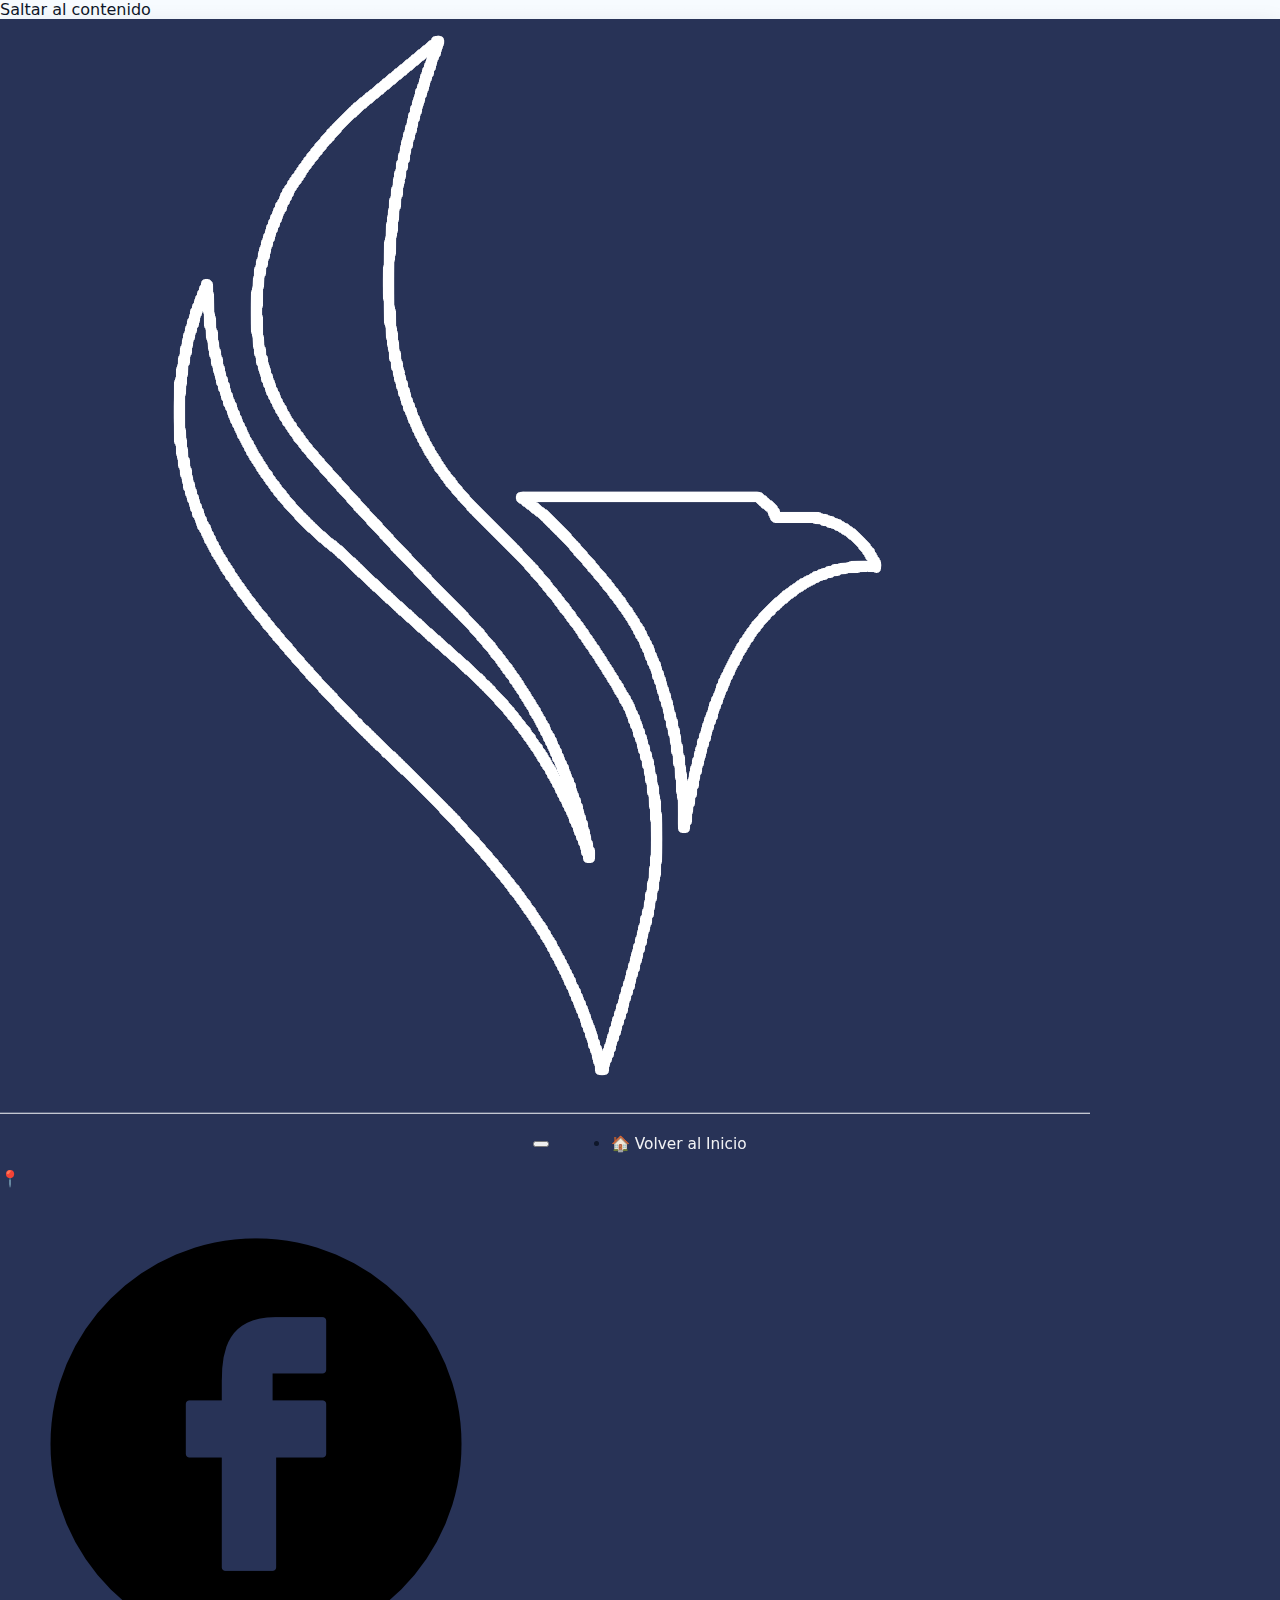
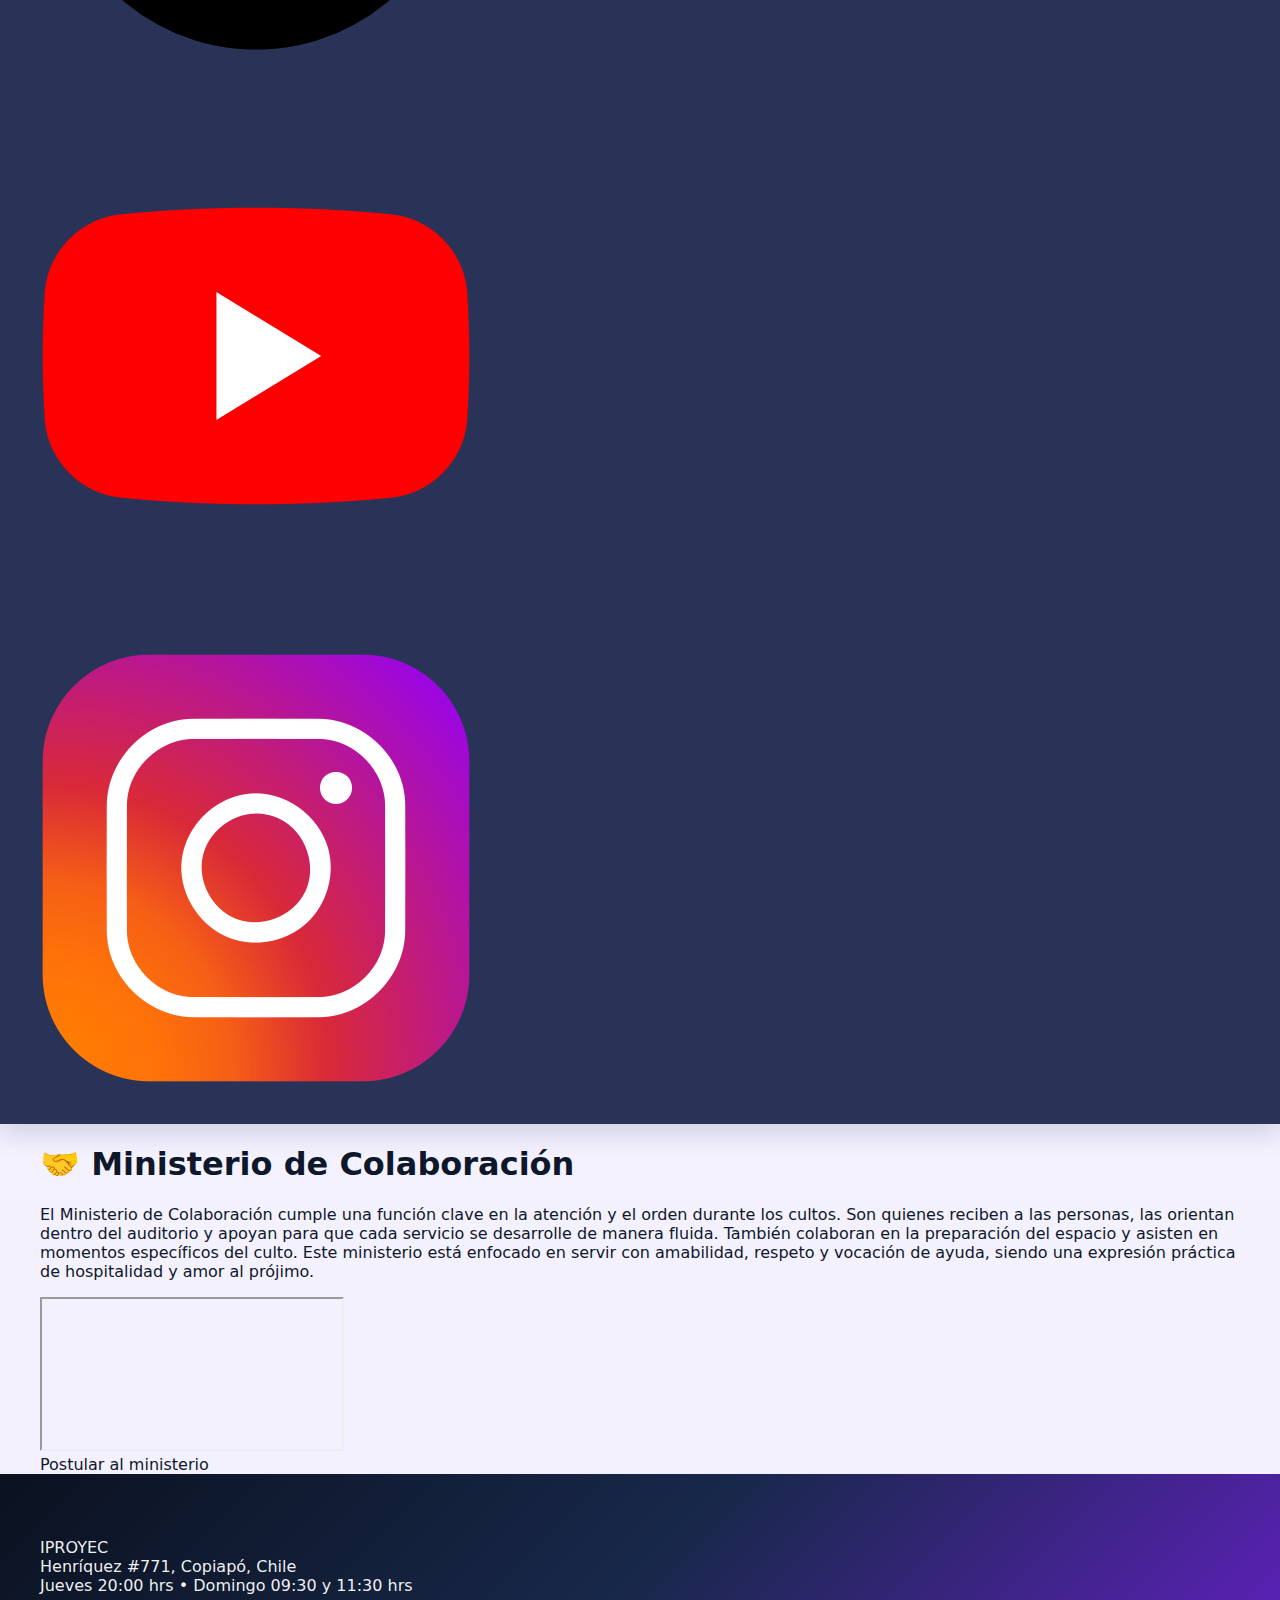
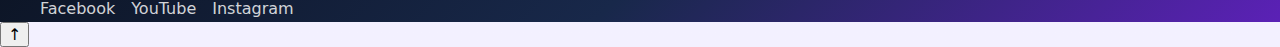
<file: ministerios/Colaboración.html>
<!doctype html>
    <html lang="es">
    <head>
    <meta charset="utf-8" />
    <meta name="viewport" content="width=device-width, initial-scale=1" />
    <title>IPROYEC - Iglesia Proyección Cristiana</title>
    <meta name="description" content="Iglesia Proyección Cristiana - Henríquez #771, Copiapó" />
    <meta name="keywords" content="iglesia copiapó, iglesia cristiana, iproyec, iglesia proyección cristiana, culto en vivo, atacama, ministerio audiovisual, pastores copiapó">
    <meta name="robots" content="index, follow">
    <link rel="stylesheet" href="/style.css">
    <link rel="icon" href="/images/site/logo.ico" type="image/x-icon">
    <link rel="shortcut icon" href="/images/site/logo.ico" type="image/x-icon">

    </head>
    <body>
    <a class="skip-link" href="#main">Saltar al contenido</a>

    <header class="site-header">
        <div class="header-inner">
        <div class="brand">
            <img src="/images/site/logo_b.png" alt="Logo IPROYEC" class="logo-b">
        </div>

        <nav class="main-nav" aria-label="Menú principal">
            <button class="nav-toggle" aria-expanded="false" aria-controls="nav-list" aria-label="Abrir menú">
            <span class="hamburger"></span>
            </button>
            <ul id="nav-list" class="nav-links single">
                <li><a href="/">🏠 Volver al Inicio</a></li>
            </ul>
        </nav>

        <div class="header-actions">
            <a class="icon-link" href="https://www.google.com/maps/search/Henr%C3%ADquez+771+Copiap%C3%B3" target="_blank" rel="noopener" aria-label="Ver ubicación en Google Maps">📍</a>
        <!-- REDES SOCIALES -->
            <a class="icon-link" href="https://www.facebook.com/iproyeccopiapo/?locale=es_LA" target="_blank" rel="noopener">
                <img src="/images/site/Social-facebook.png" alt="Facebook" class="social-icon">
            </a>
            <a class="icon-link" href="https://www.youtube.com/@iproyeccopiapo3895" target="_blank" rel="noopener">
                <img src="/images/site/Social-youtube.png" alt="YouTube" class="social-icon">
            </a>
            <a class="icon-link" href="https://www.instagram.com/iproyeccopiapo" target="_blank" rel="noopener">
                <img src="/images/site/Social-instagram.png" alt="Instagram" class="social-icon">
            </a>
        </div>
        </div>
    </header>
    
    <main id="main" class="section">
        <div class="container">
            <h1>🤝 Ministerio de Colaboración</h1>
            <p class="muted">El Ministerio de Colaboración cumple una función clave en la atención y el orden durante los cultos. Son quienes reciben a las personas, las orientan dentro del auditorio y apoyan para que cada servicio se desarrolle de manera fluida. También colaboran en la preparación del espacio y asisten en momentos específicos del culto. Este ministerio está enfocado en servir con amabilidad, respeto y vocación de ayuda, siendo una expresión práctica de hospitalidad y amor al prójimo.</p>
            
            <div class="video-wrap">
                <div class="video">
                    <!-- Video embed se saca al compartir el video desde youtube OPCION: INCORPORAR -->
                    <iframe src="https://www.youtube.com/embed/X7voUPsUpV8?si=BUe06cpR5kNzmvLj" title="YouTube video player"
                    allow="accelerometer; autoplay; clipboard-write; encrypted-media; gyroscope; picture-in-picture; web-share"
                    allowfullscreen></iframe>
                </div>
            </div>
            <div class="center-btn">
                <a href="https://forms.gle/yeTisKQwFeGqqpLB6" target="_blank" rel="noopener" class="mini-btn"> Postular al ministerio </a>
            </div>
        </div>
    </main>

    <footer class="site-footer">
        <div class="container footer-inner">
        <div class="footer-brand">
            <div class="logo-small">IPROYEC</div>
            <div class="footer-address">Henríquez #771, Copiapó, Chile</div>
        </div>

        <div class="footer-hours">Jueves 20:00 hrs • Domingo 09:30 y 11:30 hrs</div>

        <div class="footer-socials">
            <a href="https://www.facebook.com/iproyeccopiapo/?locale=es_LA" target="_blank" rel="noopener">Facebook</a>
            <a href="https://www.youtube.com/@iproyeccopiapo3895" target="_blank" rel="noopener">YouTube</a>
            <a href="https://www.instagram.com/iproyeccopiapo" target="_blank" rel="noopener">Instagram</a>
        </div>
        </div>
    </footer>

    <button id="toTop" class="to-top" aria-label="Volver arriba">↑</button>

    <script src="/script.js" defer></script>
    </body>
    </html>
</file>
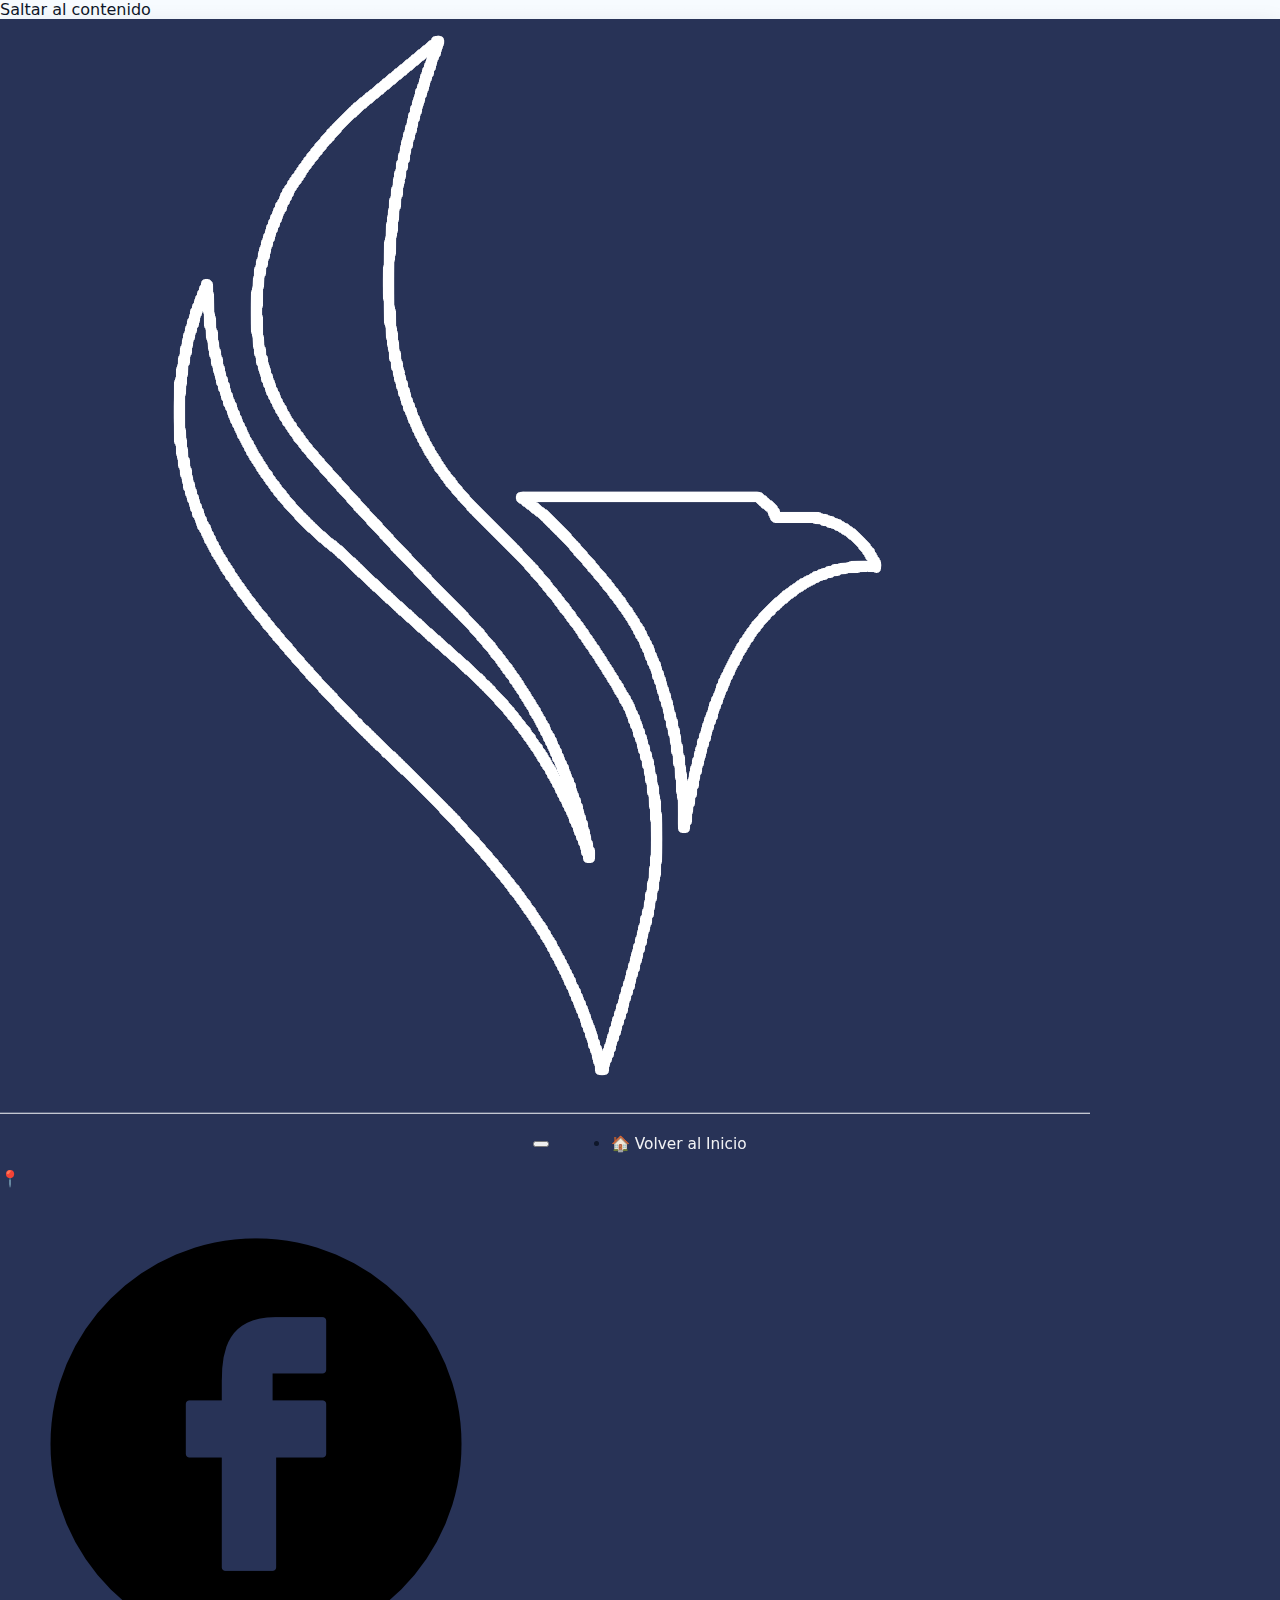
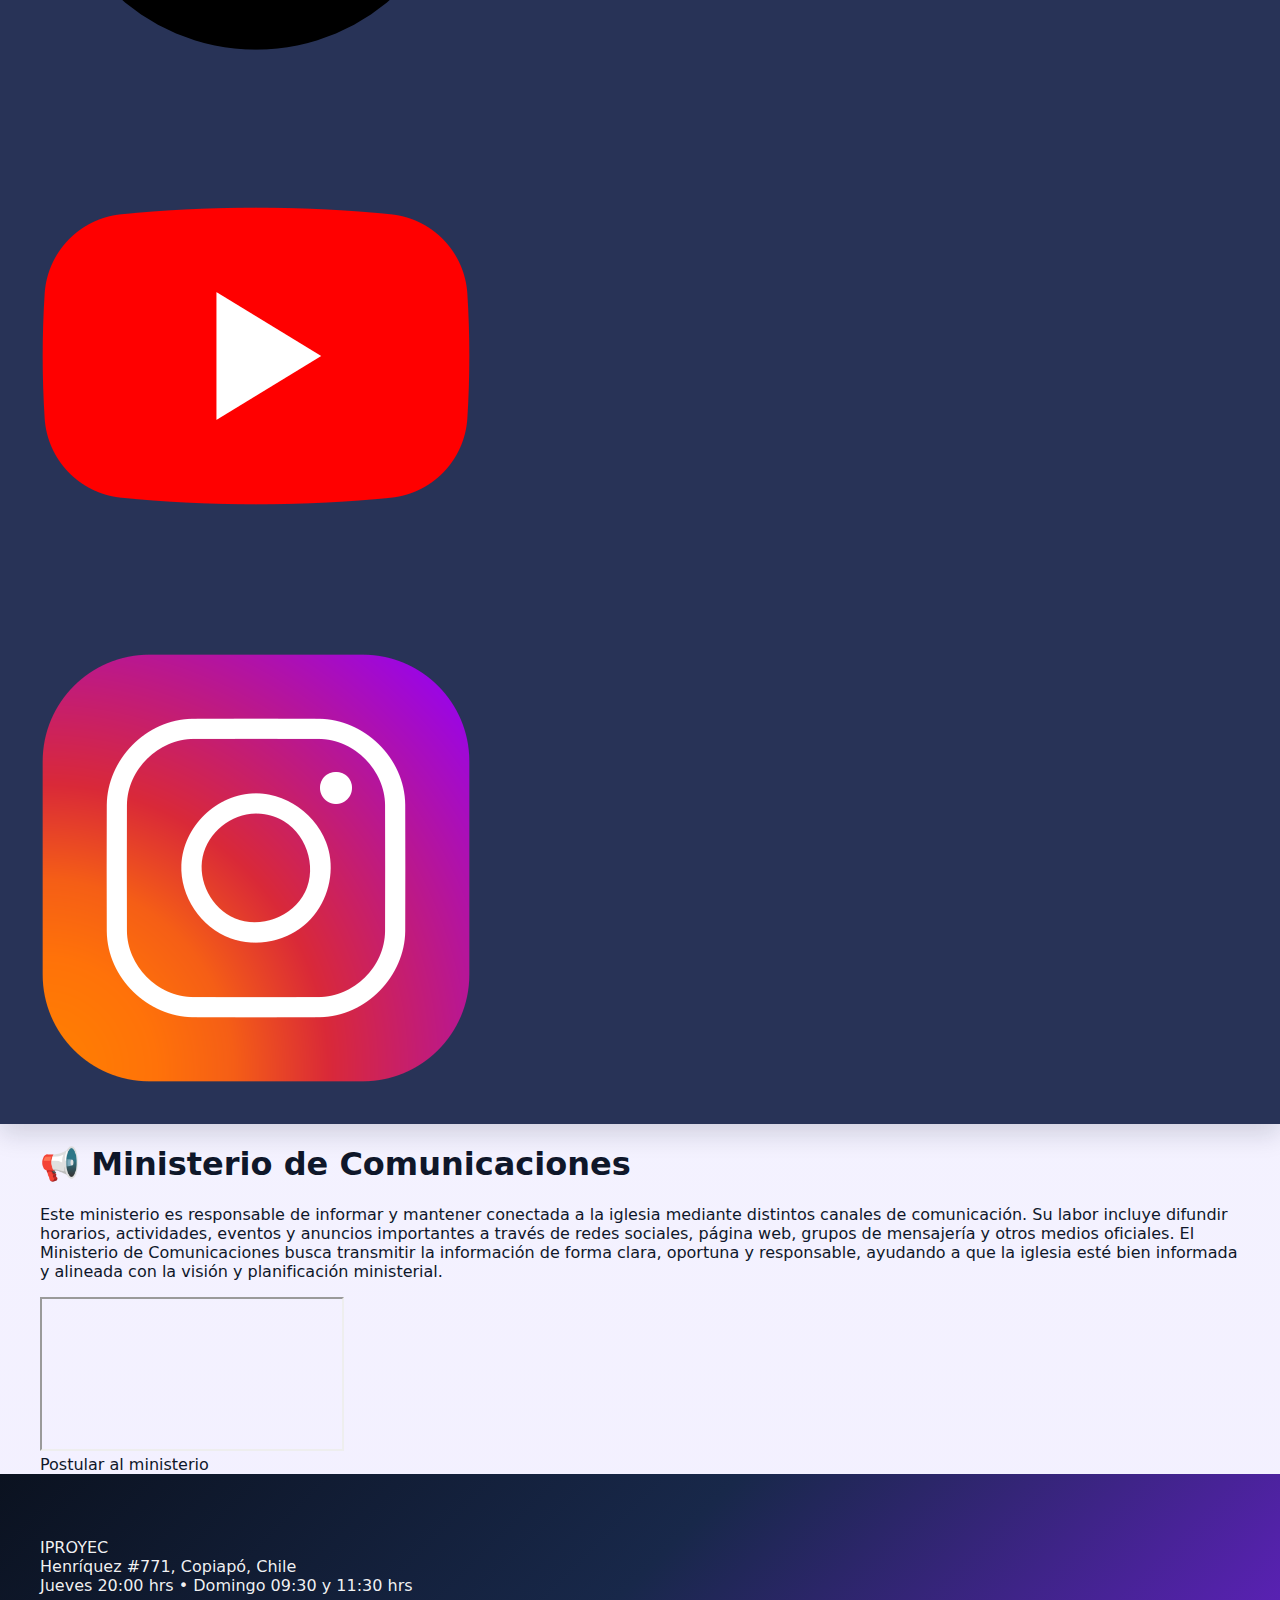
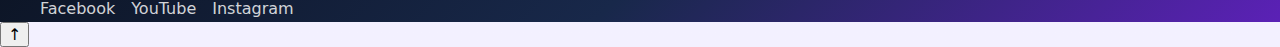
<file: ministerios/comunicaciones.html>
<!doctype html>
    <html lang="es">
    <head>
    <meta charset="utf-8" />
    <meta name="viewport" content="width=device-width, initial-scale=1" />
    <title>IPROYEC - Iglesia Proyección Cristiana</title>
    <meta name="description" content="Iglesia Proyección Cristiana - Henríquez #771, Copiapó" />
    <meta name="keywords" content="iglesia copiapó, iglesia cristiana, iproyec, iglesia proyección cristiana, culto en vivo, atacama, ministerio audiovisual, pastores copiapó">
    <meta name="robots" content="index, follow">
    <link rel="stylesheet" href="/style.css">
    <link rel="icon" href="/images/site/logo.ico" type="image/x-icon">
    <link rel="shortcut icon" href="/images/site/logo.ico" type="image/x-icon">

    </head>
    <body>
    <a class="skip-link" href="#main">Saltar al contenido</a>

    <header class="site-header">
        <div class="header-inner">
        <div class="brand">
            <img src="/images/site/logo_b.png" alt="Logo IPROYEC" class="logo-b">
        </div>

        <nav class="main-nav" aria-label="Menú principal">
            <button class="nav-toggle" aria-expanded="false" aria-controls="nav-list" aria-label="Abrir menú">
            <span class="hamburger"></span>
            </button>
            <ul id="nav-list" class="nav-links single">
                <li><a href="/">🏠 Volver al Inicio</a></li>
            </ul>
        </nav>

        <div class="header-actions">
            <a class="icon-link" href="https://www.google.com/maps/search/Henr%C3%ADquez+771+Copiap%C3%B3" target="_blank" rel="noopener" aria-label="Ver ubicación en Google Maps">📍</a>
        <!-- REDES SOCIALES -->
            <a class="icon-link" href="https://www.facebook.com/iproyeccopiapo/?locale=es_LA" target="_blank" rel="noopener">
                <img src="/images/site/Social-facebook.png" alt="Facebook" class="social-icon">
            </a>
            <a class="icon-link" href="https://www.youtube.com/@iproyeccopiapo3895" target="_blank" rel="noopener">
                <img src="/images/site/Social-youtube.png" alt="YouTube" class="social-icon">
            </a>
            <a class="icon-link" href="https://www.instagram.com/iproyeccopiapo" target="_blank" rel="noopener">
                <img src="/images/site/Social-instagram.png" alt="Instagram" class="social-icon">
            </a>
        </div>
        </div>
    </header>
    
    <main id="main" class="section">
        <div class="container">
            <h1>📢 Ministerio de Comunicaciones</h1>
            <p class="muted">Este ministerio es responsable de informar y mantener conectada a la iglesia mediante distintos canales de comunicación. Su labor incluye difundir horarios, actividades, eventos y anuncios importantes a través de redes sociales, página web, grupos de mensajería y otros medios oficiales. El Ministerio de Comunicaciones busca transmitir la información de forma clara, oportuna y responsable, ayudando a que la iglesia esté bien informada y alineada con la visión y planificación ministerial.</p>
            
            <div class="video-wrap">
                <div class="video">
                    <!-- Video embed se saca al compartir el video desde youtube OPCION: INCORPORAR -->
                    <iframe src="https://www.youtube.com/embed/X7voUPsUpV8?si=BUe06cpR5kNzmvLj" title="YouTube video player"
                    allow="accelerometer; autoplay; clipboard-write; encrypted-media; gyroscope; picture-in-picture; web-share"
                    allowfullscreen></iframe>
                </div>
            </div>
            <div class="center-btn">
                <a href="https://forms.gle/yeTisKQwFeGqqpLB6" target="_blank" rel="noopener" class="mini-btn"> Postular al ministerio </a>
            </div>
        </div>
    </main>

    <footer class="site-footer">
        <div class="container footer-inner">
        <div class="footer-brand">
            <div class="logo-small">IPROYEC</div>
            <div class="footer-address">Henríquez #771, Copiapó, Chile</div>
        </div>

        <div class="footer-hours">Jueves 20:00 hrs • Domingo 09:30 y 11:30 hrs</div>

        <div class="footer-socials">
            <a href="https://www.facebook.com/iproyeccopiapo/?locale=es_LA" target="_blank" rel="noopener">Facebook</a>
            <a href="https://www.youtube.com/@iproyeccopiapo3895" target="_blank" rel="noopener">YouTube</a>
            <a href="https://www.instagram.com/iproyeccopiapo" target="_blank" rel="noopener">Instagram</a>
        </div>
        </div>
    </footer>

    <button id="toTop" class="to-top" aria-label="Volver arriba">↑</button>

    <script src="/script.js" defer></script>
    </body>
    </html>
</file>
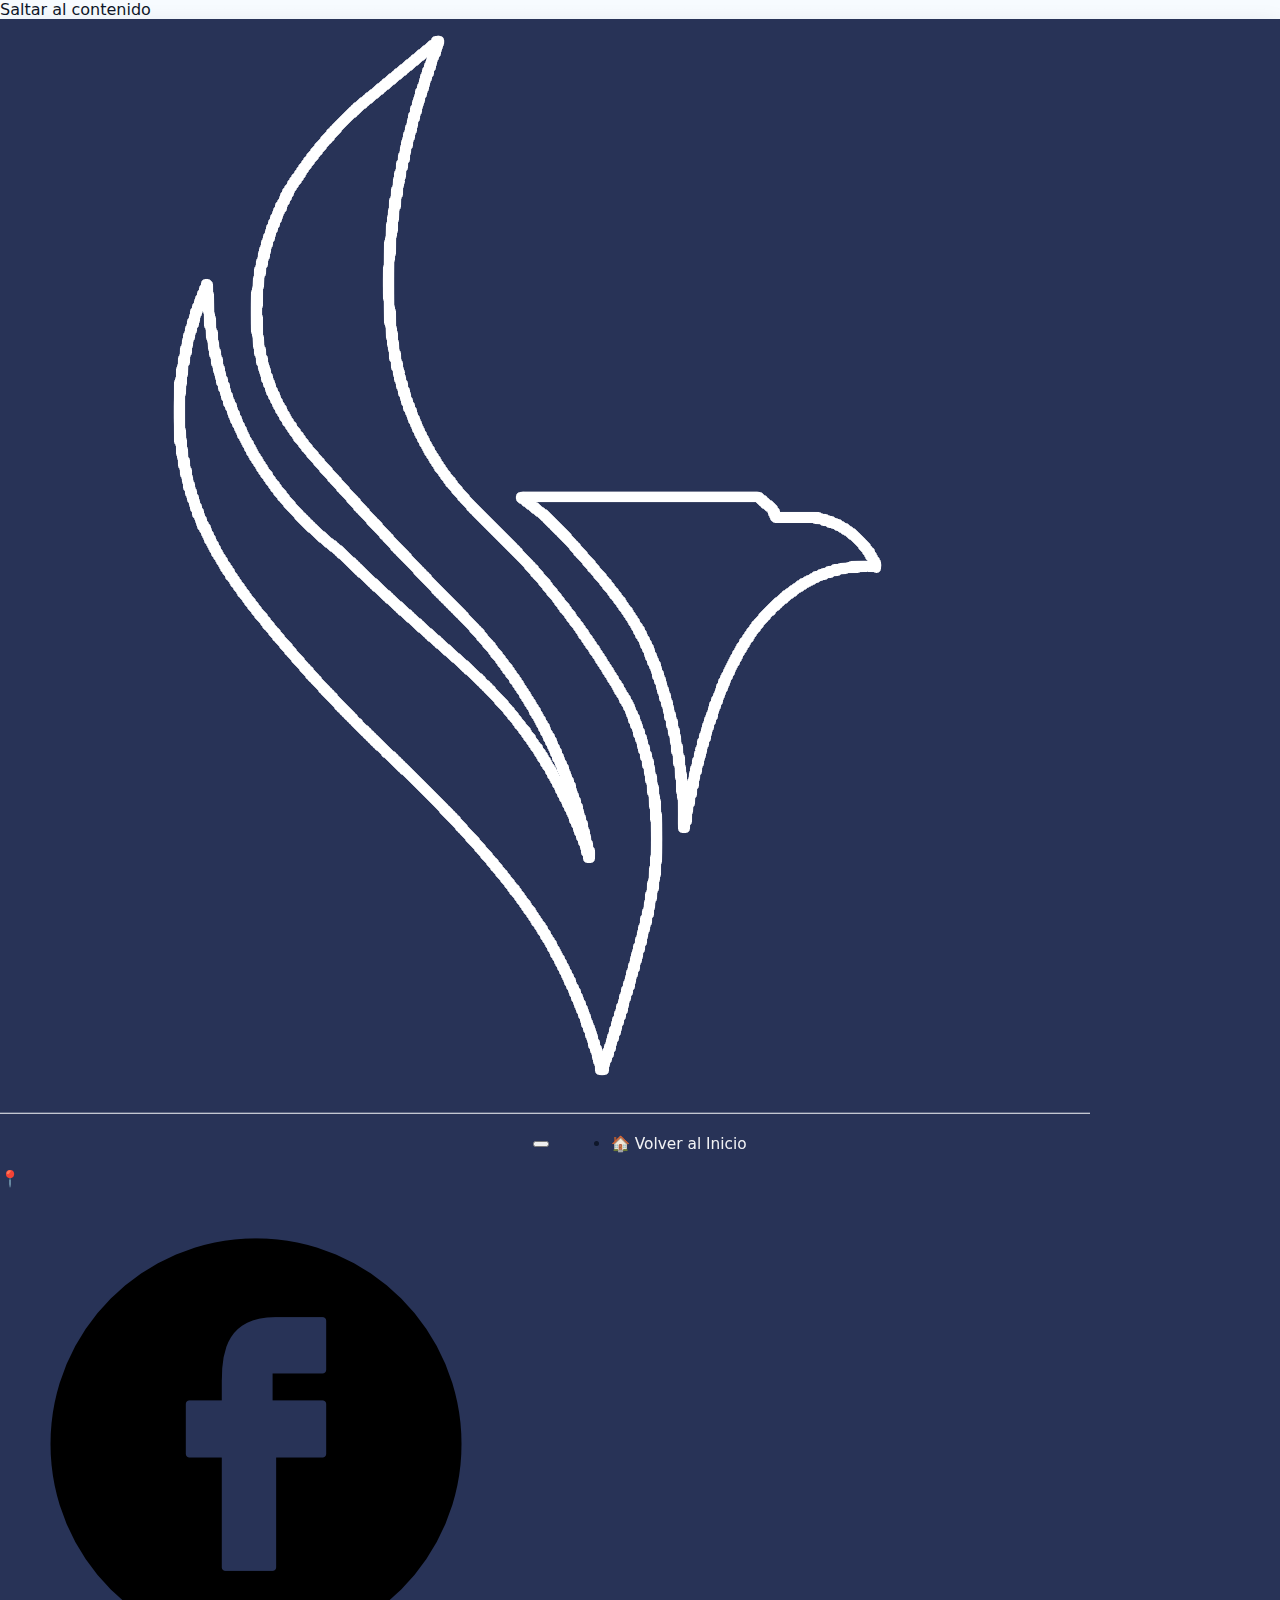
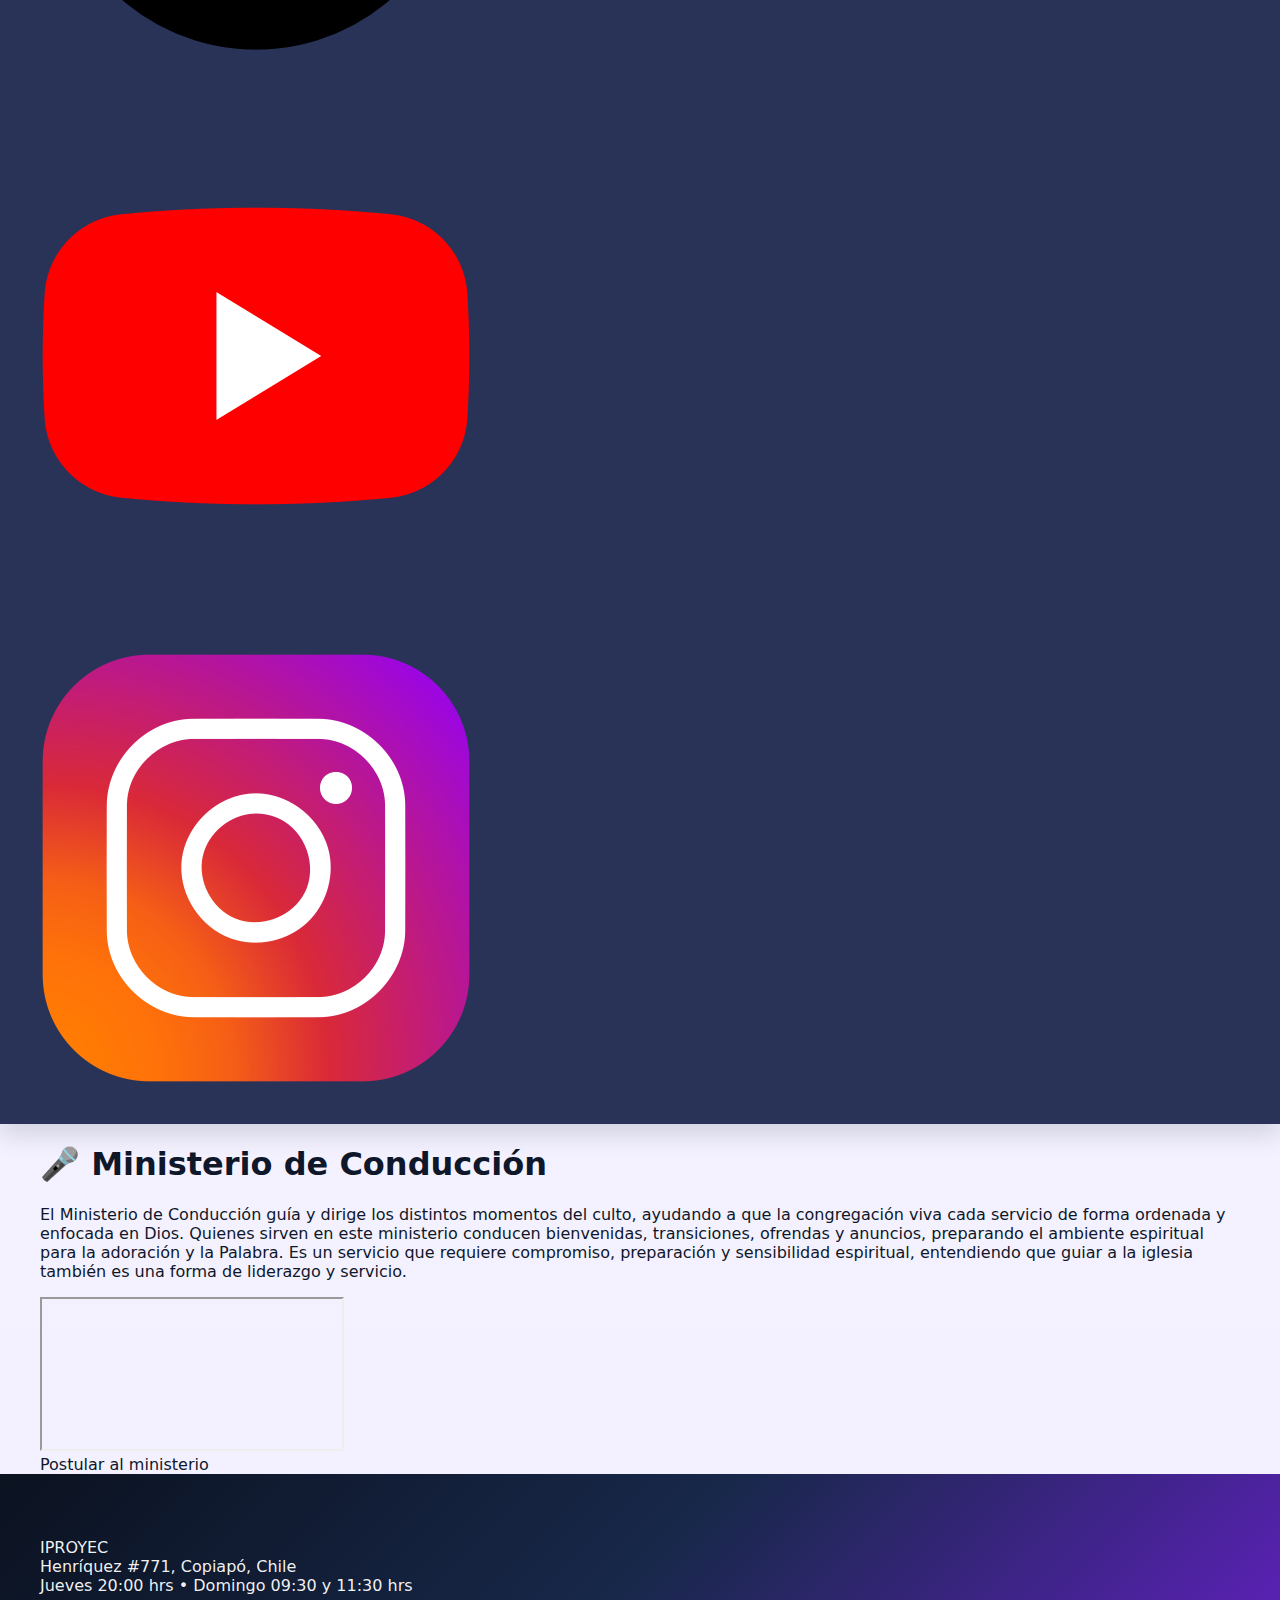
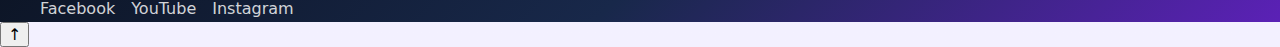
<file: ministerios/conduccion.html>
<!doctype html>
    <html lang="es">
    <head>
    <meta charset="utf-8" />
    <meta name="viewport" content="width=device-width, initial-scale=1" />
    <title>IPROYEC - Iglesia Proyección Cristiana</title>
    <meta name="description" content="Iglesia Proyección Cristiana - Henríquez #771, Copiapó" />
    <meta name="keywords" content="iglesia copiapó, iglesia cristiana, iproyec, iglesia proyección cristiana, culto en vivo, atacama, ministerio audiovisual, pastores copiapó">
    <meta name="robots" content="index, follow">
    <link rel="stylesheet" href="/style.css">
    <link rel="icon" href="/images/site/logo.ico" type="image/x-icon">
    <link rel="shortcut icon" href="/images/site/logo.ico" type="image/x-icon">

    </head>
    <body>
    <a class="skip-link" href="#main">Saltar al contenido</a>

    <header class="site-header">
        <div class="header-inner">
        <div class="brand">
            <img src="/images/site/logo_b.png" alt="Logo IPROYEC" class="logo-b">
        </div>

        <nav class="main-nav" aria-label="Menú principal">
            <button class="nav-toggle" aria-expanded="false" aria-controls="nav-list" aria-label="Abrir menú">
            <span class="hamburger"></span>
            </button>
            <ul id="nav-list" class="nav-links single">
                <li><a href="/">🏠 Volver al Inicio</a></li>
            </ul>
        </nav>

        <div class="header-actions">
            <a class="icon-link" href="https://www.google.com/maps/search/Henr%C3%ADquez+771+Copiap%C3%B3" target="_blank" rel="noopener" aria-label="Ver ubicación en Google Maps">📍</a>
        <!-- REDES SOCIALES -->
            <a class="icon-link" href="https://www.facebook.com/iproyeccopiapo/?locale=es_LA" target="_blank" rel="noopener">
                <img src="/images/site/Social-facebook.png" alt="Facebook" class="social-icon">
            </a>
            <a class="icon-link" href="https://www.youtube.com/@iproyeccopiapo3895" target="_blank" rel="noopener">
                <img src="/images/site/Social-youtube.png" alt="YouTube" class="social-icon">
            </a>
            <a class="icon-link" href="https://www.instagram.com/iproyeccopiapo" target="_blank" rel="noopener">
                <img src="/images/site/Social-instagram.png" alt="Instagram" class="social-icon">
            </a>
        </div>
        </div>
    </header>
    
    <main id="main" class="section">
        <div class="container">
            <h1>🎤 Ministerio de Conducción</h1>
            <p class="muted">El Ministerio de Conducción guía y dirige los distintos momentos del culto, ayudando a que la congregación viva cada servicio de forma ordenada y enfocada en Dios. Quienes sirven en este ministerio conducen bienvenidas, transiciones, ofrendas y anuncios, preparando el ambiente espiritual para la adoración y la Palabra. Es un servicio que requiere compromiso, preparación y sensibilidad espiritual, entendiendo que guiar a la iglesia también es una forma de liderazgo y servicio.</p>
            
            <div class="video-wrap">
                <div class="video">
                    <!-- Video embed se saca al compartir el video desde youtube OPCION: INCORPORAR -->
                    <iframe src="https://www.youtube.com/embed/X7voUPsUpV8?si=BUe06cpR5kNzmvLj" title="YouTube video player"
                    allow="accelerometer; autoplay; clipboard-write; encrypted-media; gyroscope; picture-in-picture; web-share"
                    allowfullscreen></iframe>
                </div>
            </div>
            <div class="center-btn">
                <a href="https://forms.gle/yeTisKQwFeGqqpLB6" target="_blank" rel="noopener" class="mini-btn"> Postular al ministerio </a>
            </div>
        </div>
    </main>

    <footer class="site-footer">
        <div class="container footer-inner">
        <div class="footer-brand">
            <div class="logo-small">IPROYEC</div>
            <div class="footer-address">Henríquez #771, Copiapó, Chile</div>
        </div>

        <div class="footer-hours">Jueves 20:00 hrs • Domingo 09:30 y 11:30 hrs</div>

        <div class="footer-socials">
            <a href="https://www.facebook.com/iproyeccopiapo/?locale=es_LA" target="_blank" rel="noopener">Facebook</a>
            <a href="https://www.youtube.com/@iproyeccopiapo3895" target="_blank" rel="noopener">YouTube</a>
            <a href="https://www.instagram.com/iproyeccopiapo" target="_blank" rel="noopener">Instagram</a>
        </div>
        </div>
    </footer>

    <button id="toTop" class="to-top" aria-label="Volver arriba">↑</button>

    <script src="/script.js" defer></script>
    </body>
    </html>
</file>
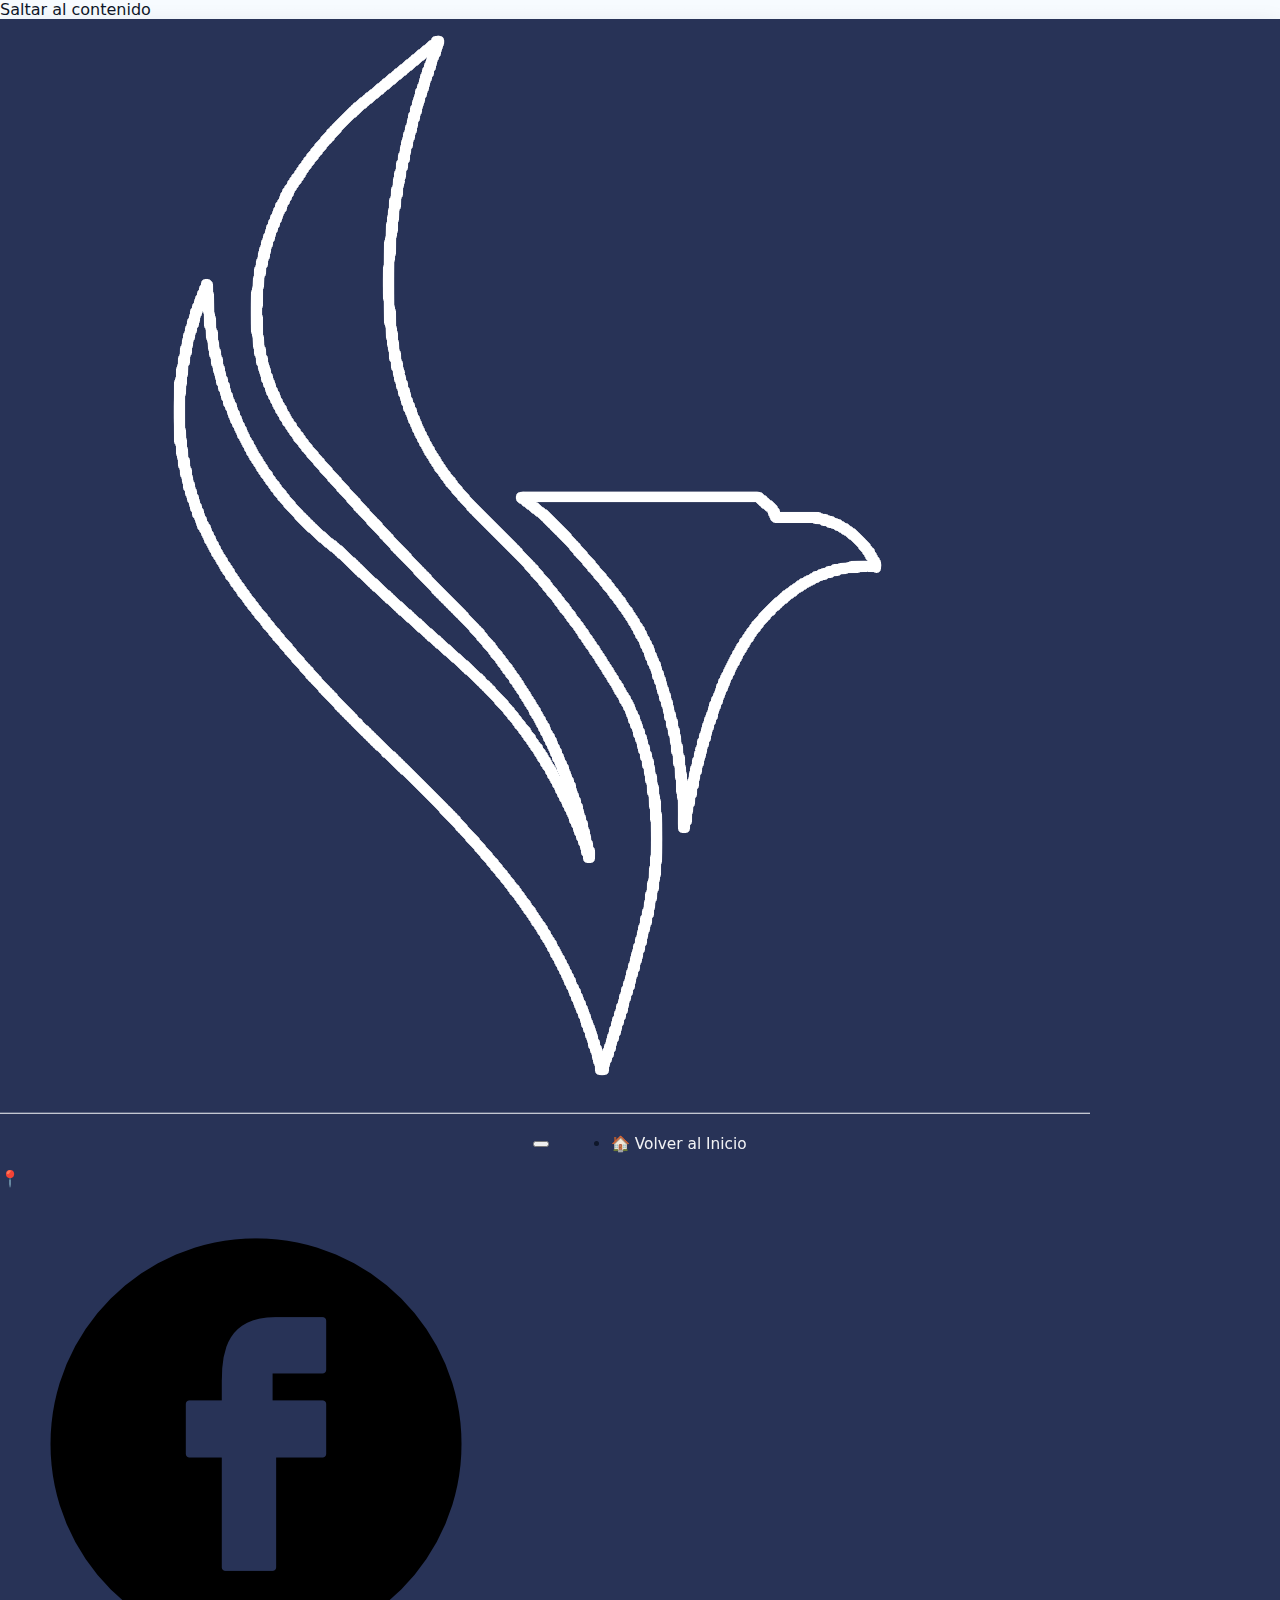
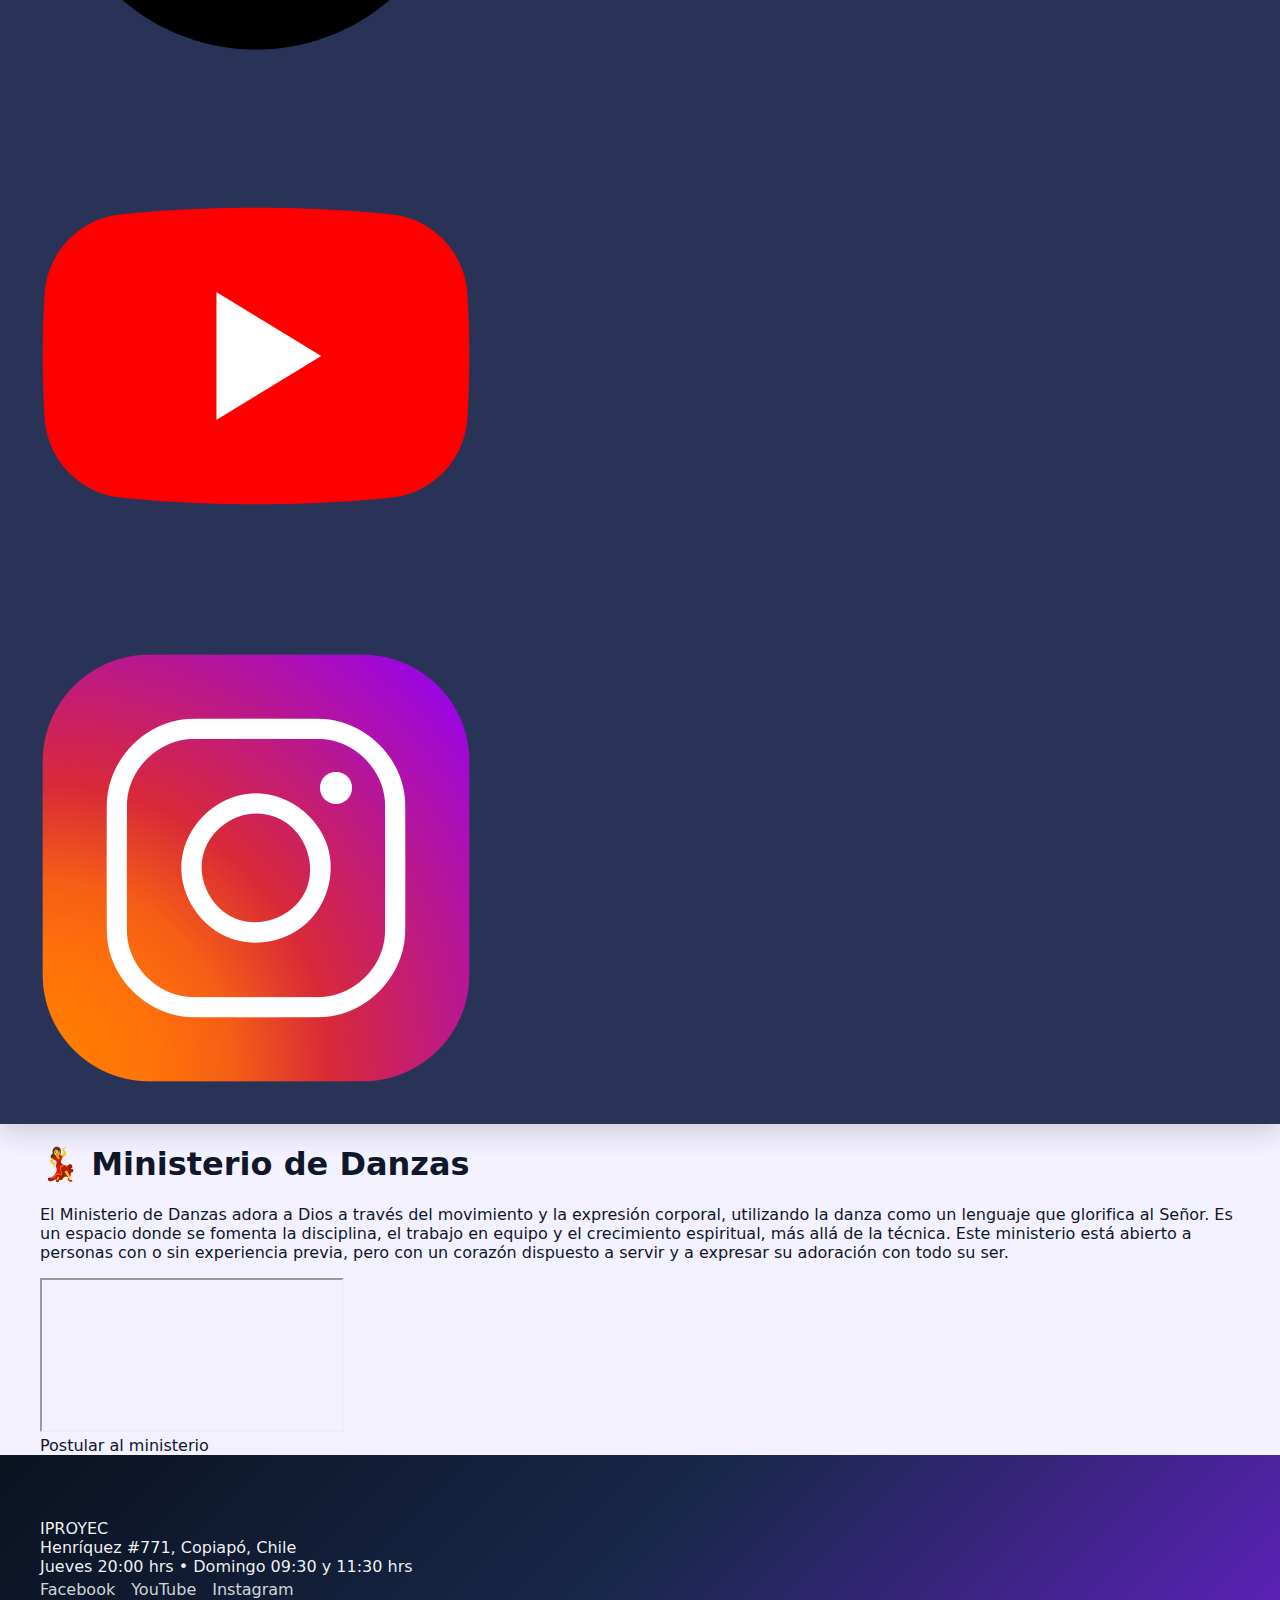
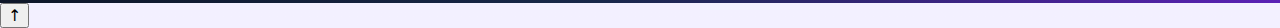
<file: ministerios/danzas.html>
<!doctype html>
    <html lang="es">
    <head>
    <meta charset="utf-8" />
    <meta name="viewport" content="width=device-width, initial-scale=1" />
    <title>IPROYEC - Iglesia Proyección Cristiana</title>
    <meta name="description" content="Iglesia Proyección Cristiana - Henríquez #771, Copiapó" />
    <meta name="keywords" content="iglesia copiapó, iglesia cristiana, iproyec, iglesia proyección cristiana, culto en vivo, atacama, ministerio audiovisual, pastores copiapó">
    <meta name="robots" content="index, follow">
    <link rel="stylesheet" href="/style.css">
    <link rel="icon" href="/images/site/logo.ico" type="image/x-icon">
    <link rel="shortcut icon" href="/images/site/logo.ico" type="image/x-icon">

    </head>
    <body>
    <a class="skip-link" href="#main">Saltar al contenido</a>

    <header class="site-header">
        <div class="header-inner">
        <div class="brand">
            <img src="/images/site/logo_b.png" alt="Logo IPROYEC" class="logo-b">
        </div>

        <nav class="main-nav" aria-label="Menú principal">
            <button class="nav-toggle" aria-expanded="false" aria-controls="nav-list" aria-label="Abrir menú">
            <span class="hamburger"></span>
            </button>
            <ul id="nav-list" class="nav-links single">
                <li><a href="/">🏠 Volver al Inicio</a></li>
            </ul>
        </nav>

        <div class="header-actions">
            <a class="icon-link" href="https://www.google.com/maps/search/Henr%C3%ADquez+771+Copiap%C3%B3" target="_blank" rel="noopener" aria-label="Ver ubicación en Google Maps">📍</a>
        <!-- REDES SOCIALES -->
            <a class="icon-link" href="https://www.facebook.com/iproyeccopiapo/?locale=es_LA" target="_blank" rel="noopener">
                <img src="/images/site/Social-facebook.png" alt="Facebook" class="social-icon">
            </a>
            <a class="icon-link" href="https://www.youtube.com/@iproyeccopiapo3895" target="_blank" rel="noopener">
                <img src="/images/site/Social-youtube.png" alt="YouTube" class="social-icon">
            </a>
            <a class="icon-link" href="https://www.instagram.com/iproyeccopiapo" target="_blank" rel="noopener">
                <img src="/images/site/Social-instagram.png" alt="Instagram" class="social-icon">
            </a>
        </div>
        </div>
    </header>
    
    <main id="main" class="section">
        <div class="container">
            <h1>💃 Ministerio de Danzas</h1>
            <p class="muted">El Ministerio de Danzas adora a Dios a través del movimiento y la expresión corporal, utilizando la danza como un lenguaje que glorifica al Señor. Es un espacio donde se fomenta la disciplina, el trabajo en equipo y el crecimiento espiritual, más allá de la técnica. Este ministerio está abierto a personas con o sin experiencia previa, pero con un corazón dispuesto a servir y a expresar su adoración con todo su ser.</p>
            
            <div class="video-wrap">
                <div class="video">
                    <!-- Video embed se saca al compartir el video desde youtube OPCION: INCORPORAR -->
                    <iframe src="https://www.youtube.com/embed/X7voUPsUpV8?si=BUe06cpR5kNzmvLj" title="YouTube video player"
                    allow="accelerometer; autoplay; clipboard-write; encrypted-media; gyroscope; picture-in-picture; web-share"
                    allowfullscreen></iframe>
                </div>
            </div>
            <div class="center-btn">
                <a href="https://forms.gle/yeTisKQwFeGqqpLB6" target="_blank" rel="noopener" class="mini-btn"> Postular al ministerio </a>
            </div>
        </div>
    </main>

    <footer class="site-footer">
        <div class="container footer-inner">
        <div class="footer-brand">
            <div class="logo-small">IPROYEC</div>
            <div class="footer-address">Henríquez #771, Copiapó, Chile</div>
        </div>

        <div class="footer-hours">Jueves 20:00 hrs • Domingo 09:30 y 11:30 hrs</div>

        <div class="footer-socials">
            <a href="https://www.facebook.com/iproyeccopiapo/?locale=es_LA" target="_blank" rel="noopener">Facebook</a>
            <a href="https://www.youtube.com/@iproyeccopiapo3895" target="_blank" rel="noopener">YouTube</a>
            <a href="https://www.instagram.com/iproyeccopiapo" target="_blank" rel="noopener">Instagram</a>
        </div>
        </div>
    </footer>

    <button id="toTop" class="to-top" aria-label="Volver arriba">↑</button>

    <script src="/script.js" defer></script>
    </body>
    </html>
</file>
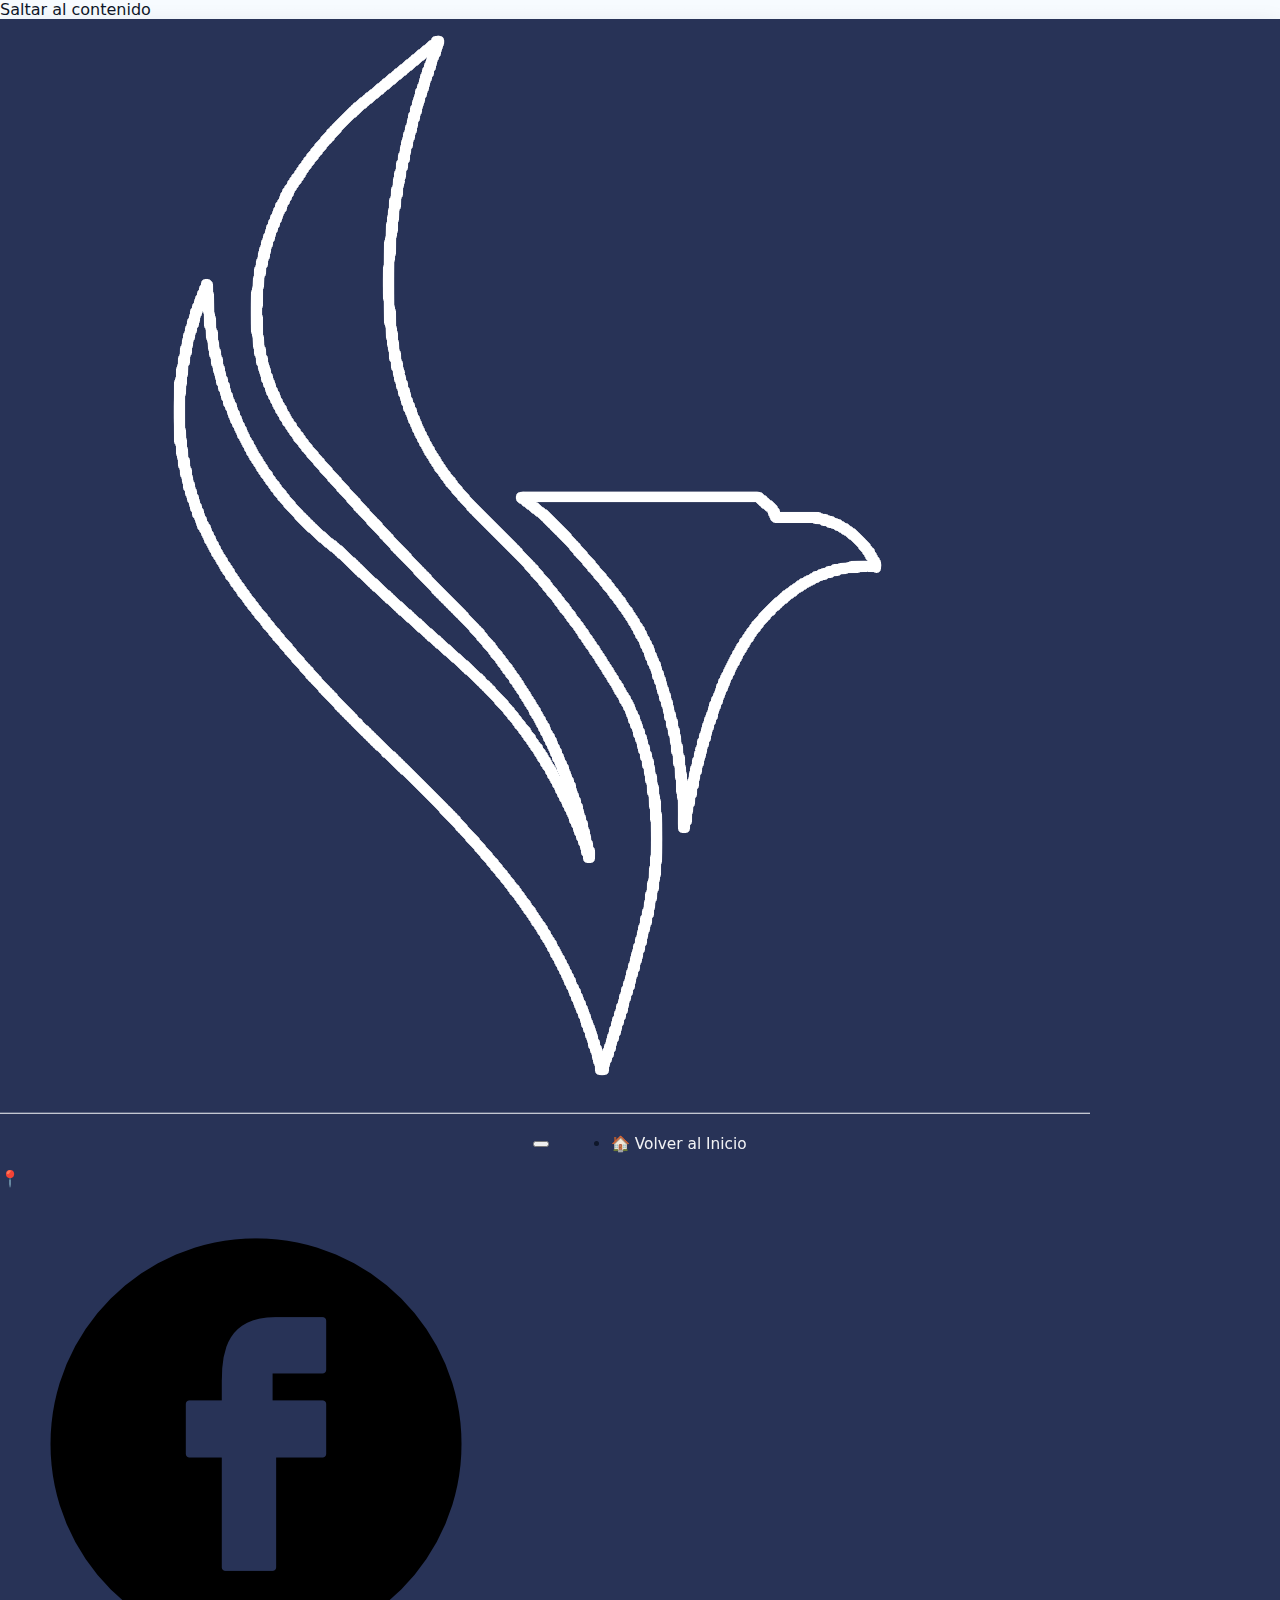
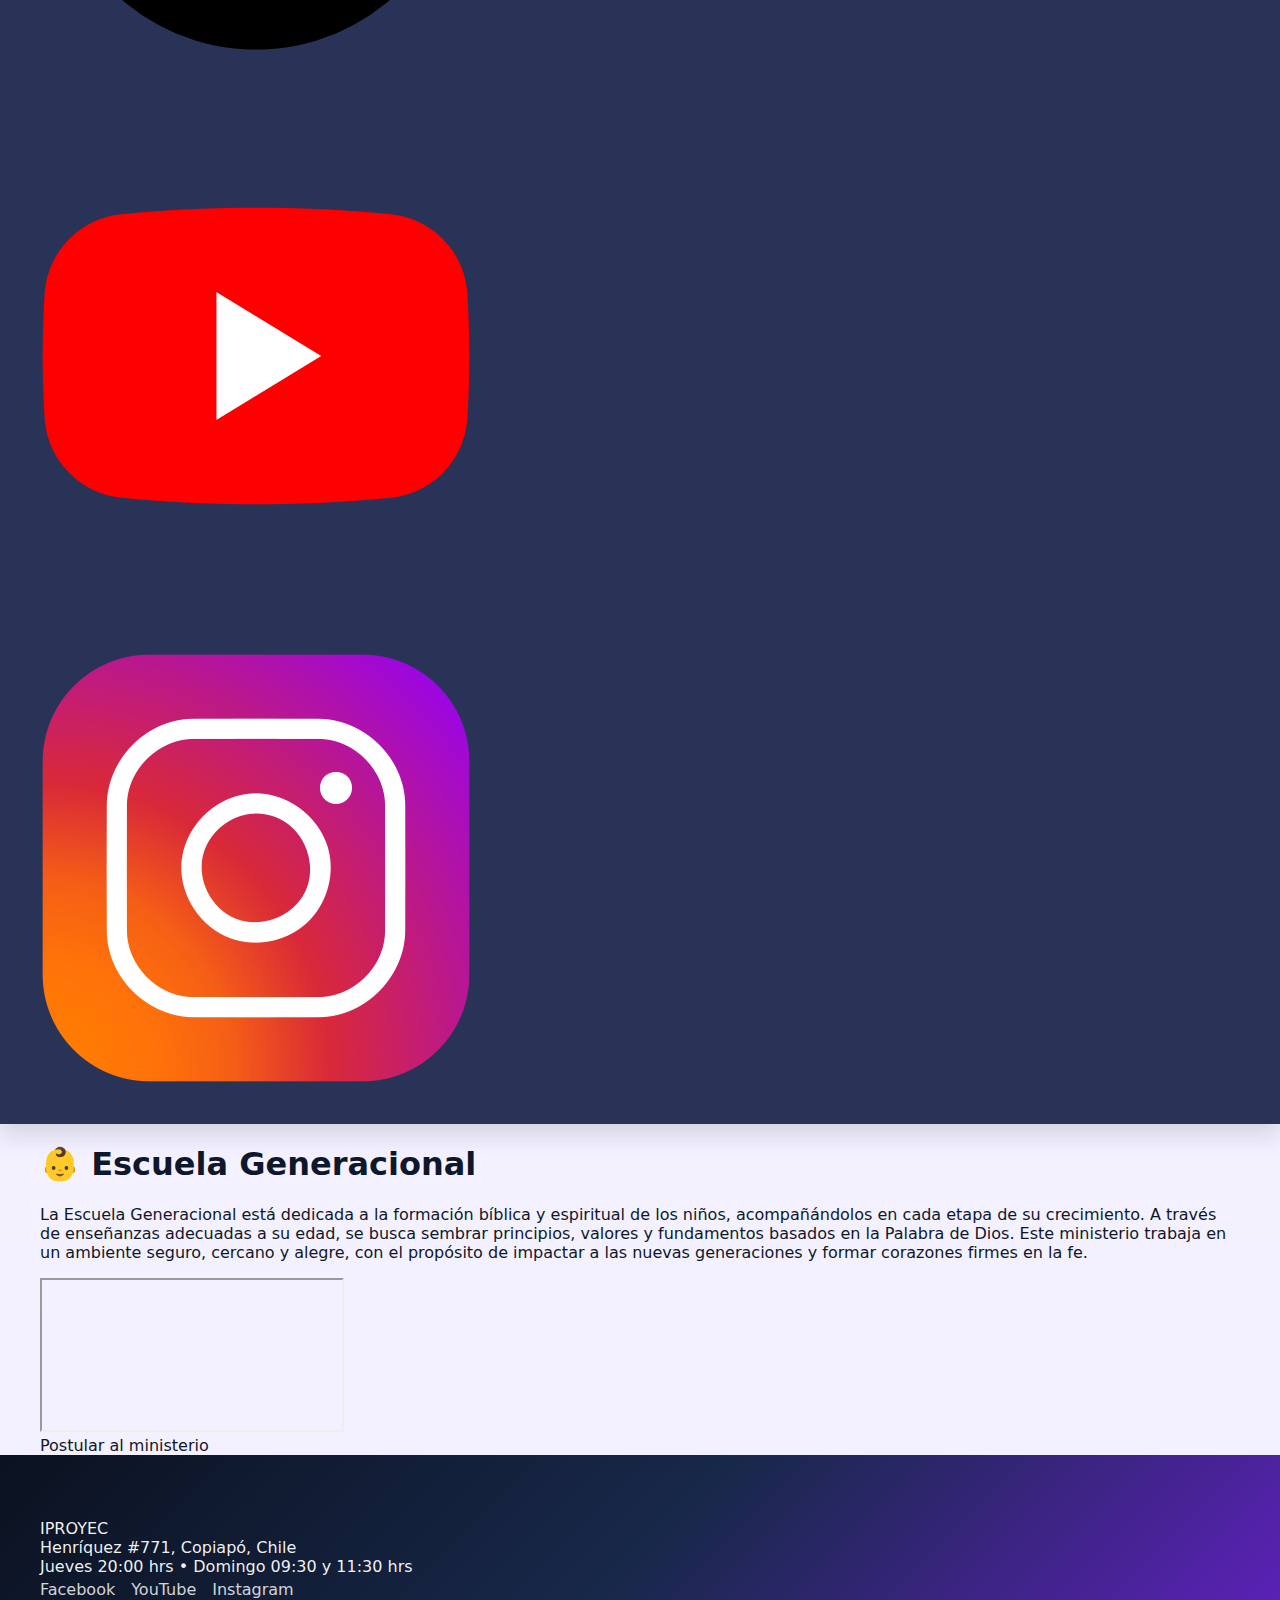
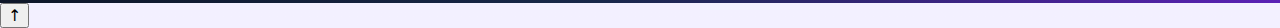
<file: ministerios/escuela.html>
<!doctype html>
    <html lang="es">
    <head>
    <meta charset="utf-8" />
    <meta name="viewport" content="width=device-width, initial-scale=1" />
    <title>IPROYEC - Iglesia Proyección Cristiana</title>
    <meta name="description" content="Iglesia Proyección Cristiana - Henríquez #771, Copiapó" />
    <meta name="keywords" content="iglesia copiapó, iglesia cristiana, iproyec, iglesia proyección cristiana, culto en vivo, atacama, ministerio audiovisual, pastores copiapó">
    <meta name="robots" content="index, follow">
    <link rel="stylesheet" href="/style.css">
    <link rel="icon" href="/images/site/logo.ico" type="image/x-icon">
    <link rel="shortcut icon" href="/images/site/logo.ico" type="image/x-icon">

    </head>
    <body>
    <a class="skip-link" href="#main">Saltar al contenido</a>

    <header class="site-header">
        <div class="header-inner">
        <div class="brand">
            <img src="/images/site/logo_b.png" alt="Logo IPROYEC" class="logo-b">
        </div>

        <nav class="main-nav" aria-label="Menú principal">
            <button class="nav-toggle" aria-expanded="false" aria-controls="nav-list" aria-label="Abrir menú">
            <span class="hamburger"></span>
            </button>
            <ul id="nav-list" class="nav-links single">
                <li><a href="/">🏠 Volver al Inicio</a></li>
            </ul>
        </nav>

        <div class="header-actions">
            <a class="icon-link" href="https://www.google.com/maps/search/Henr%C3%ADquez+771+Copiap%C3%B3" target="_blank" rel="noopener" aria-label="Ver ubicación en Google Maps">📍</a>
        <!-- REDES SOCIALES -->
            <a class="icon-link" href="https://www.facebook.com/iproyeccopiapo/?locale=es_LA" target="_blank" rel="noopener">
                <img src="/images/site/Social-facebook.png" alt="Facebook" class="social-icon">
            </a>
            <a class="icon-link" href="https://www.youtube.com/@iproyeccopiapo3895" target="_blank" rel="noopener">
                <img src="/images/site/Social-youtube.png" alt="YouTube" class="social-icon">
            </a>
            <a class="icon-link" href="https://www.instagram.com/iproyeccopiapo" target="_blank" rel="noopener">
                <img src="/images/site/Social-instagram.png" alt="Instagram" class="social-icon">
            </a>
        </div>
        </div>
    </header>
    
    <main id="main" class="section">
        <div class="container">
            <h1>👶 Escuela Generacional</h1>
            <p class="muted">La Escuela Generacional está dedicada a la formación bíblica y espiritual de los niños, acompañándolos en cada etapa de su crecimiento. A través de enseñanzas adecuadas a su edad, se busca sembrar principios, valores y fundamentos basados en la Palabra de Dios. Este ministerio trabaja en un ambiente seguro, cercano y alegre, con el propósito de impactar a las nuevas generaciones y formar corazones firmes en la fe.</p>
            
            <div class="video-wrap">
                <div class="video">
                    <!-- Video embed se saca al compartir el video desde youtube OPCION: INCORPORAR -->
                    <iframe src="https://www.youtube.com/embed/X7voUPsUpV8?si=BUe06cpR5kNzmvLj" title="YouTube video player"
                    allow="accelerometer; autoplay; clipboard-write; encrypted-media; gyroscope; picture-in-picture; web-share"
                    allowfullscreen></iframe>
                </div>
            </div>
            <div class="center-btn">
                <a href="https://forms.gle/yeTisKQwFeGqqpLB6" target="_blank" rel="noopener" class="mini-btn"> Postular al ministerio </a>
            </div>
        </div>
    </main>

    <footer class="site-footer">
        <div class="container footer-inner">
        <div class="footer-brand">
            <div class="logo-small">IPROYEC</div>
            <div class="footer-address">Henríquez #771, Copiapó, Chile</div>
        </div>

        <div class="footer-hours">Jueves 20:00 hrs • Domingo 09:30 y 11:30 hrs</div>

        <div class="footer-socials">
            <a href="https://www.facebook.com/iproyeccopiapo/?locale=es_LA" target="_blank" rel="noopener">Facebook</a>
            <a href="https://www.youtube.com/@iproyeccopiapo3895" target="_blank" rel="noopener">YouTube</a>
            <a href="https://www.instagram.com/iproyeccopiapo" target="_blank" rel="noopener">Instagram</a>
        </div>
        </div>
    </footer>

    <button id="toTop" class="to-top" aria-label="Volver arriba">↑</button>

    <script src="/script.js" defer></script>
    </body>
    </html>
</file>
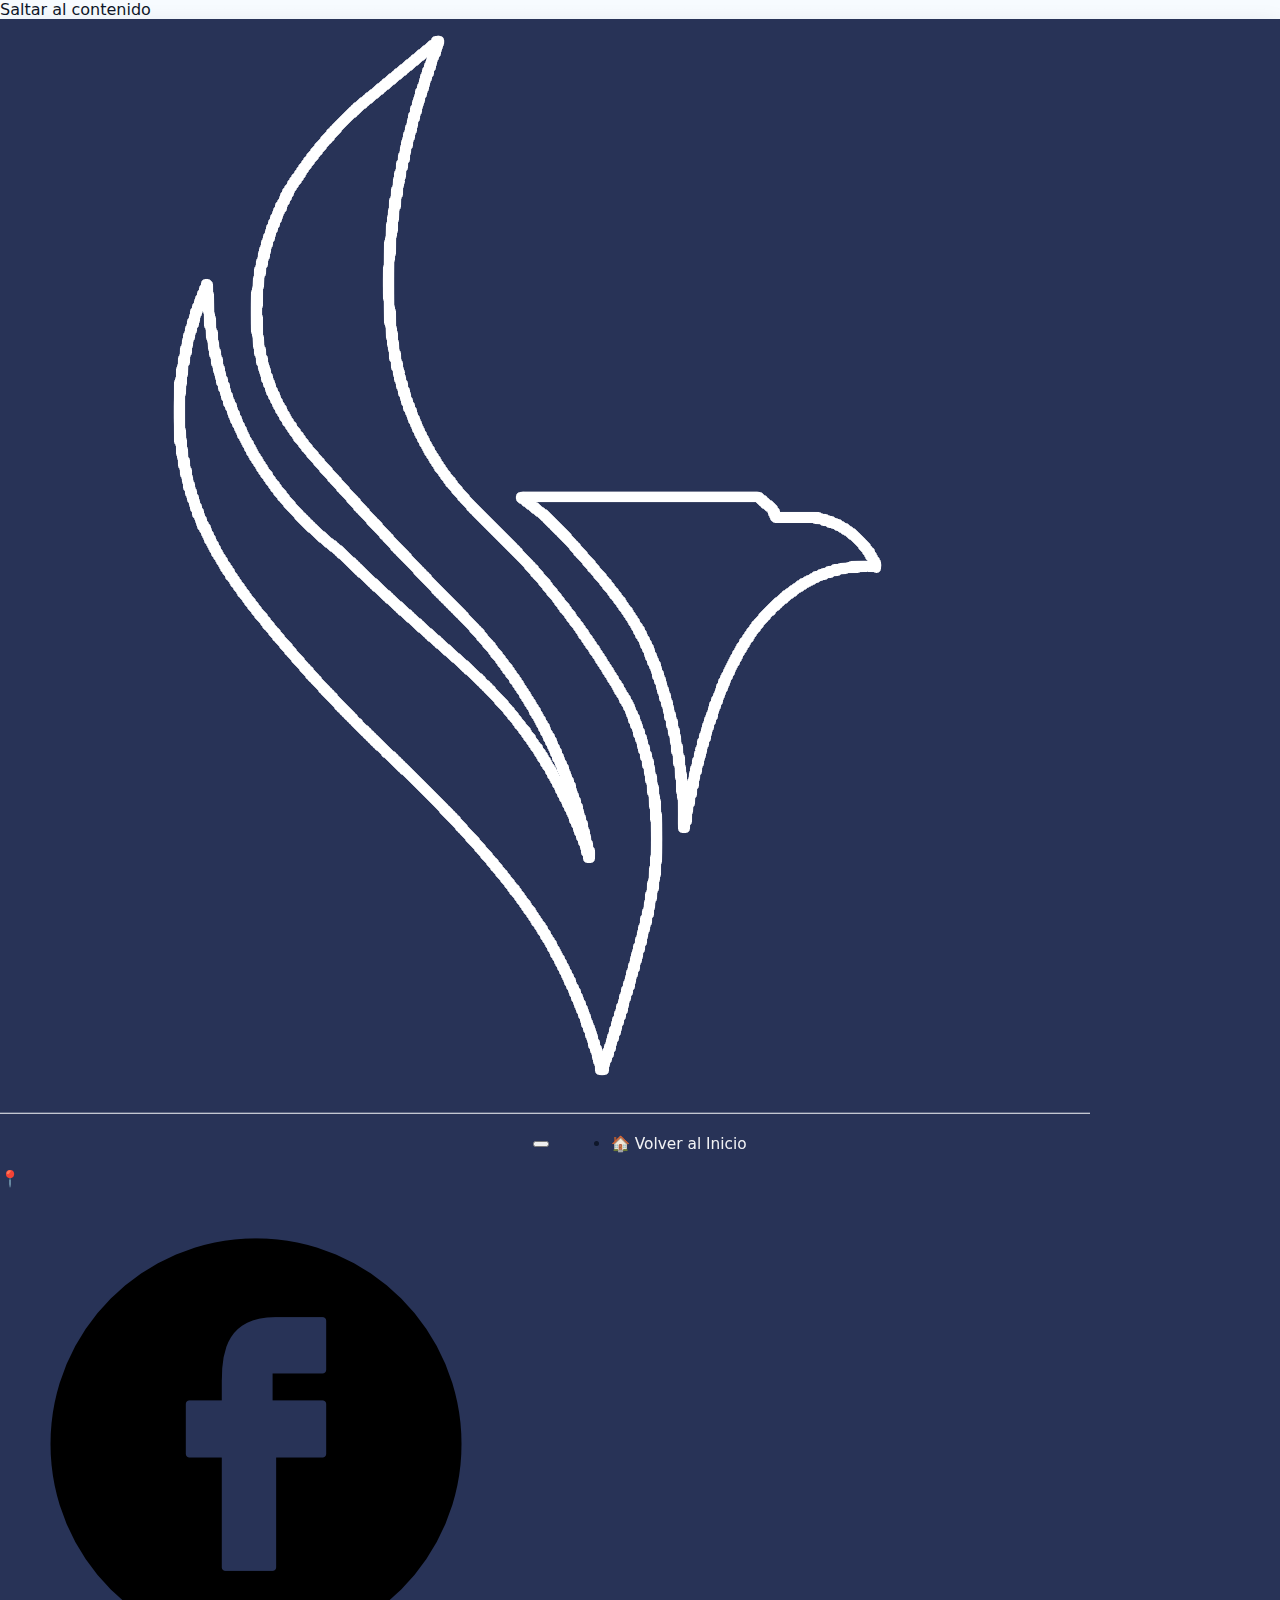
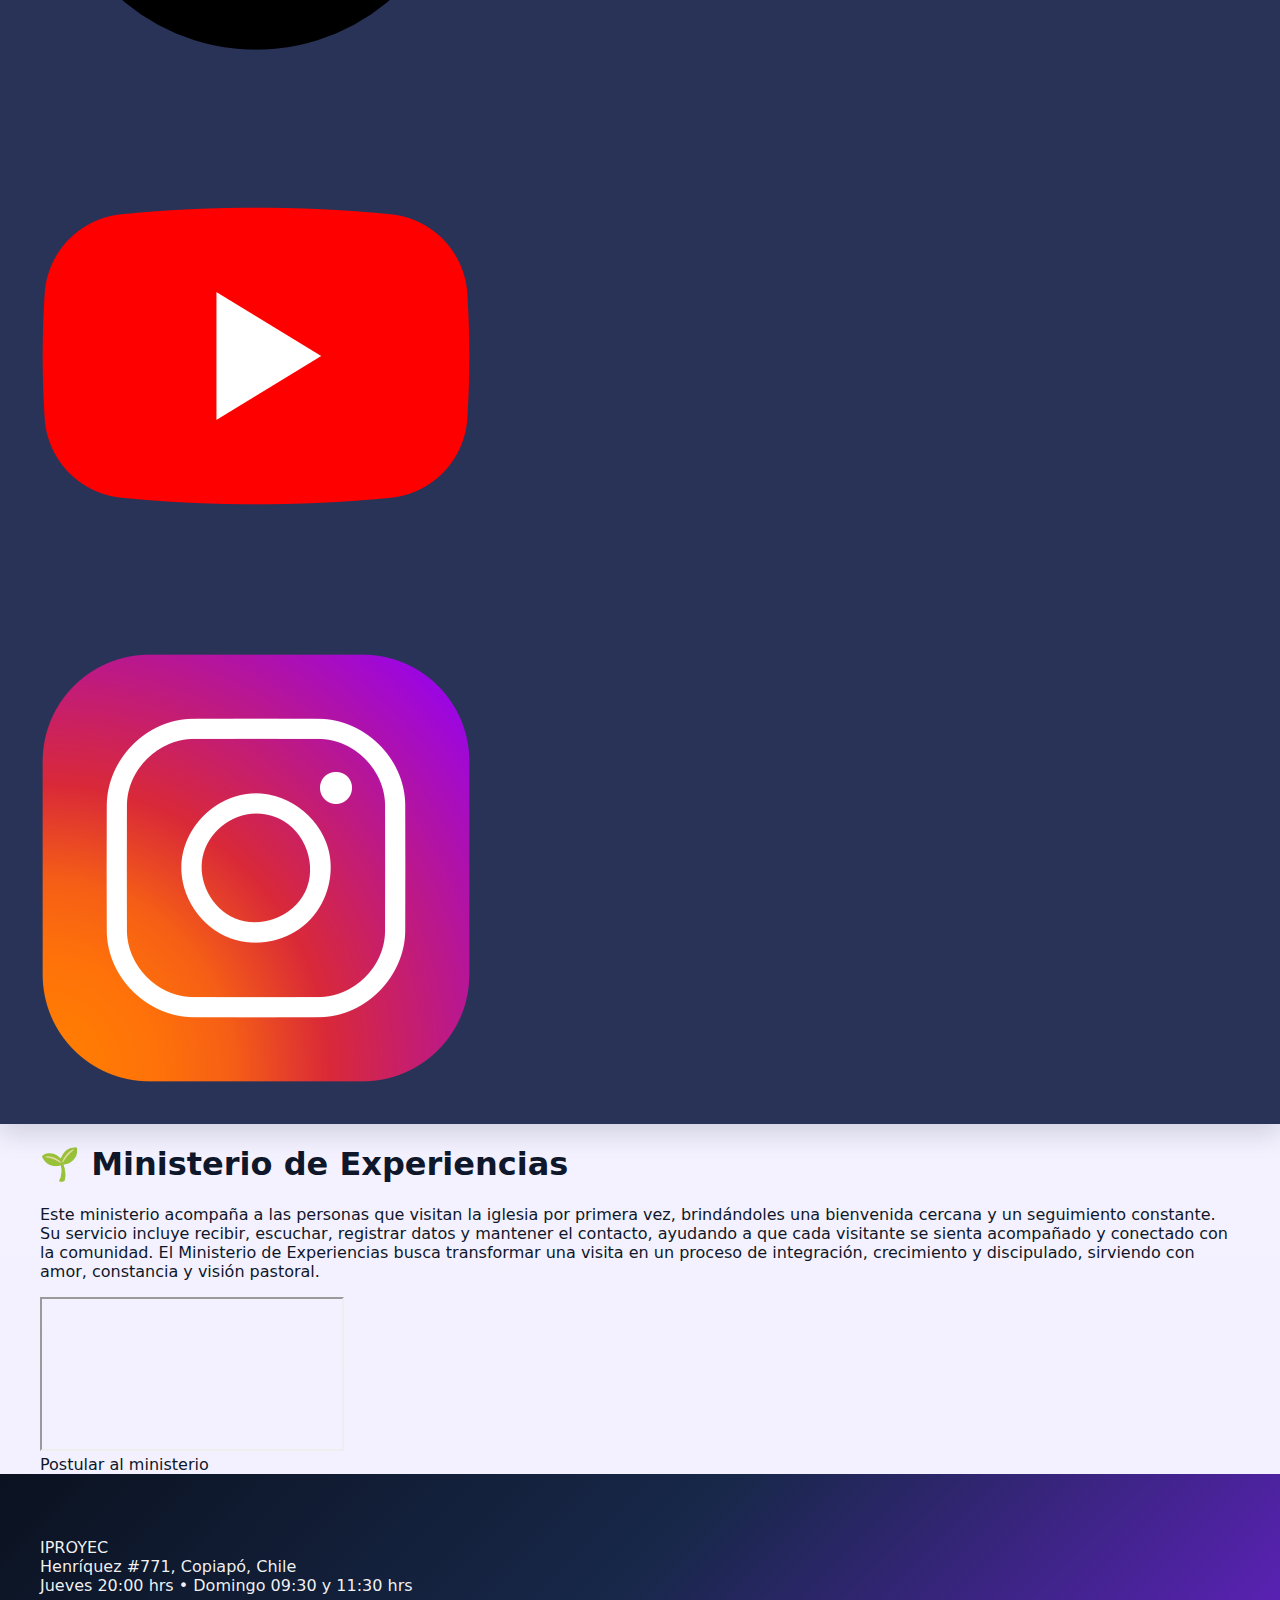
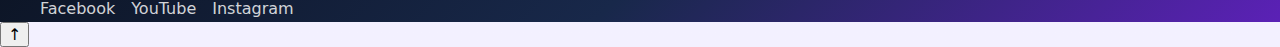
<file: ministerios/experiencias.html>
<!doctype html>
    <html lang="es">
    <head>
    <meta charset="utf-8" />
    <meta name="viewport" content="width=device-width, initial-scale=1" />
    <title>IPROYEC - Iglesia Proyección Cristiana</title>
    <meta name="description" content="Iglesia Proyección Cristiana - Henríquez #771, Copiapó" />
    <meta name="keywords" content="iglesia copiapó, iglesia cristiana, iproyec, iglesia proyección cristiana, culto en vivo, atacama, ministerio audiovisual, pastores copiapó">
    <meta name="robots" content="index, follow">
    <link rel="stylesheet" href="/style.css">
    <link rel="icon" href="/images/site/logo.ico" type="image/x-icon">
    <link rel="shortcut icon" href="/images/site/logo.ico" type="image/x-icon">

    </head>
    <body>
    <a class="skip-link" href="#main">Saltar al contenido</a>

    <header class="site-header">
        <div class="header-inner">
        <div class="brand">
            <img src="/images/site/logo_b.png" alt="Logo IPROYEC" class="logo-b">
        </div>

        <nav class="main-nav" aria-label="Menú principal">
            <button class="nav-toggle" aria-expanded="false" aria-controls="nav-list" aria-label="Abrir menú">
            <span class="hamburger"></span>
            </button>
            <ul id="nav-list" class="nav-links single">
                <li><a href="/">🏠 Volver al Inicio</a></li>
            </ul>
        </nav>

        <div class="header-actions">
            <a class="icon-link" href="https://www.google.com/maps/search/Henr%C3%ADquez+771+Copiap%C3%B3" target="_blank" rel="noopener" aria-label="Ver ubicación en Google Maps">📍</a>
        <!-- REDES SOCIALES -->
            <a class="icon-link" href="https://www.facebook.com/iproyeccopiapo/?locale=es_LA" target="_blank" rel="noopener">
                <img src="/images/site/Social-facebook.png" alt="Facebook" class="social-icon">
            </a>
            <a class="icon-link" href="https://www.youtube.com/@iproyeccopiapo3895" target="_blank" rel="noopener">
                <img src="/images/site/Social-youtube.png" alt="YouTube" class="social-icon">
            </a>
            <a class="icon-link" href="https://www.instagram.com/iproyeccopiapo" target="_blank" rel="noopener">
                <img src="/images/site/Social-instagram.png" alt="Instagram" class="social-icon">
            </a>
        </div>
        </div>
    </header>
    
    <main id="main" class="section">
        <div class="container">
            <h1>🌱 Ministerio de Experiencias</h1>
            <p class="muted">Este ministerio acompaña a las personas que visitan la iglesia por primera vez, brindándoles una bienvenida cercana y un seguimiento constante. Su servicio incluye recibir, escuchar, registrar datos y mantener el contacto, ayudando a que cada visitante se sienta acompañado y conectado con la comunidad. El Ministerio de Experiencias busca transformar una visita en un proceso de integración, crecimiento y discipulado, sirviendo con amor, constancia y visión pastoral.</p>
            
            <div class="video-wrap">
                <div class="video">
                    <!-- Video embed se saca al compartir el video desde youtube OPCION: INCORPORAR -->
                    <iframe src="https://www.youtube.com/embed/X7voUPsUpV8?si=BUe06cpR5kNzmvLj" title="YouTube video player"
                    allow="accelerometer; autoplay; clipboard-write; encrypted-media; gyroscope; picture-in-picture; web-share"
                    allowfullscreen></iframe>
                </div>
            </div>
            <div class="center-btn">
                <a href="https://forms.gle/yeTisKQwFeGqqpLB6" target="_blank" rel="noopener" class="mini-btn"> Postular al ministerio </a>
            </div>
        </div>
    </main>

    <footer class="site-footer">
        <div class="container footer-inner">
        <div class="footer-brand">
            <div class="logo-small">IPROYEC</div>
            <div class="footer-address">Henríquez #771, Copiapó, Chile</div>
        </div>

        <div class="footer-hours">Jueves 20:00 hrs • Domingo 09:30 y 11:30 hrs</div>

        <div class="footer-socials">
            <a href="https://www.facebook.com/iproyeccopiapo/?locale=es_LA" target="_blank" rel="noopener">Facebook</a>
            <a href="https://www.youtube.com/@iproyeccopiapo3895" target="_blank" rel="noopener">YouTube</a>
            <a href="https://www.instagram.com/iproyeccopiapo" target="_blank" rel="noopener">Instagram</a>
        </div>
        </div>
    </footer>

    <button id="toTop" class="to-top" aria-label="Volver arriba">↑</button>

    <script src="/script.js" defer></script>
    </body>
    </html>
</file>
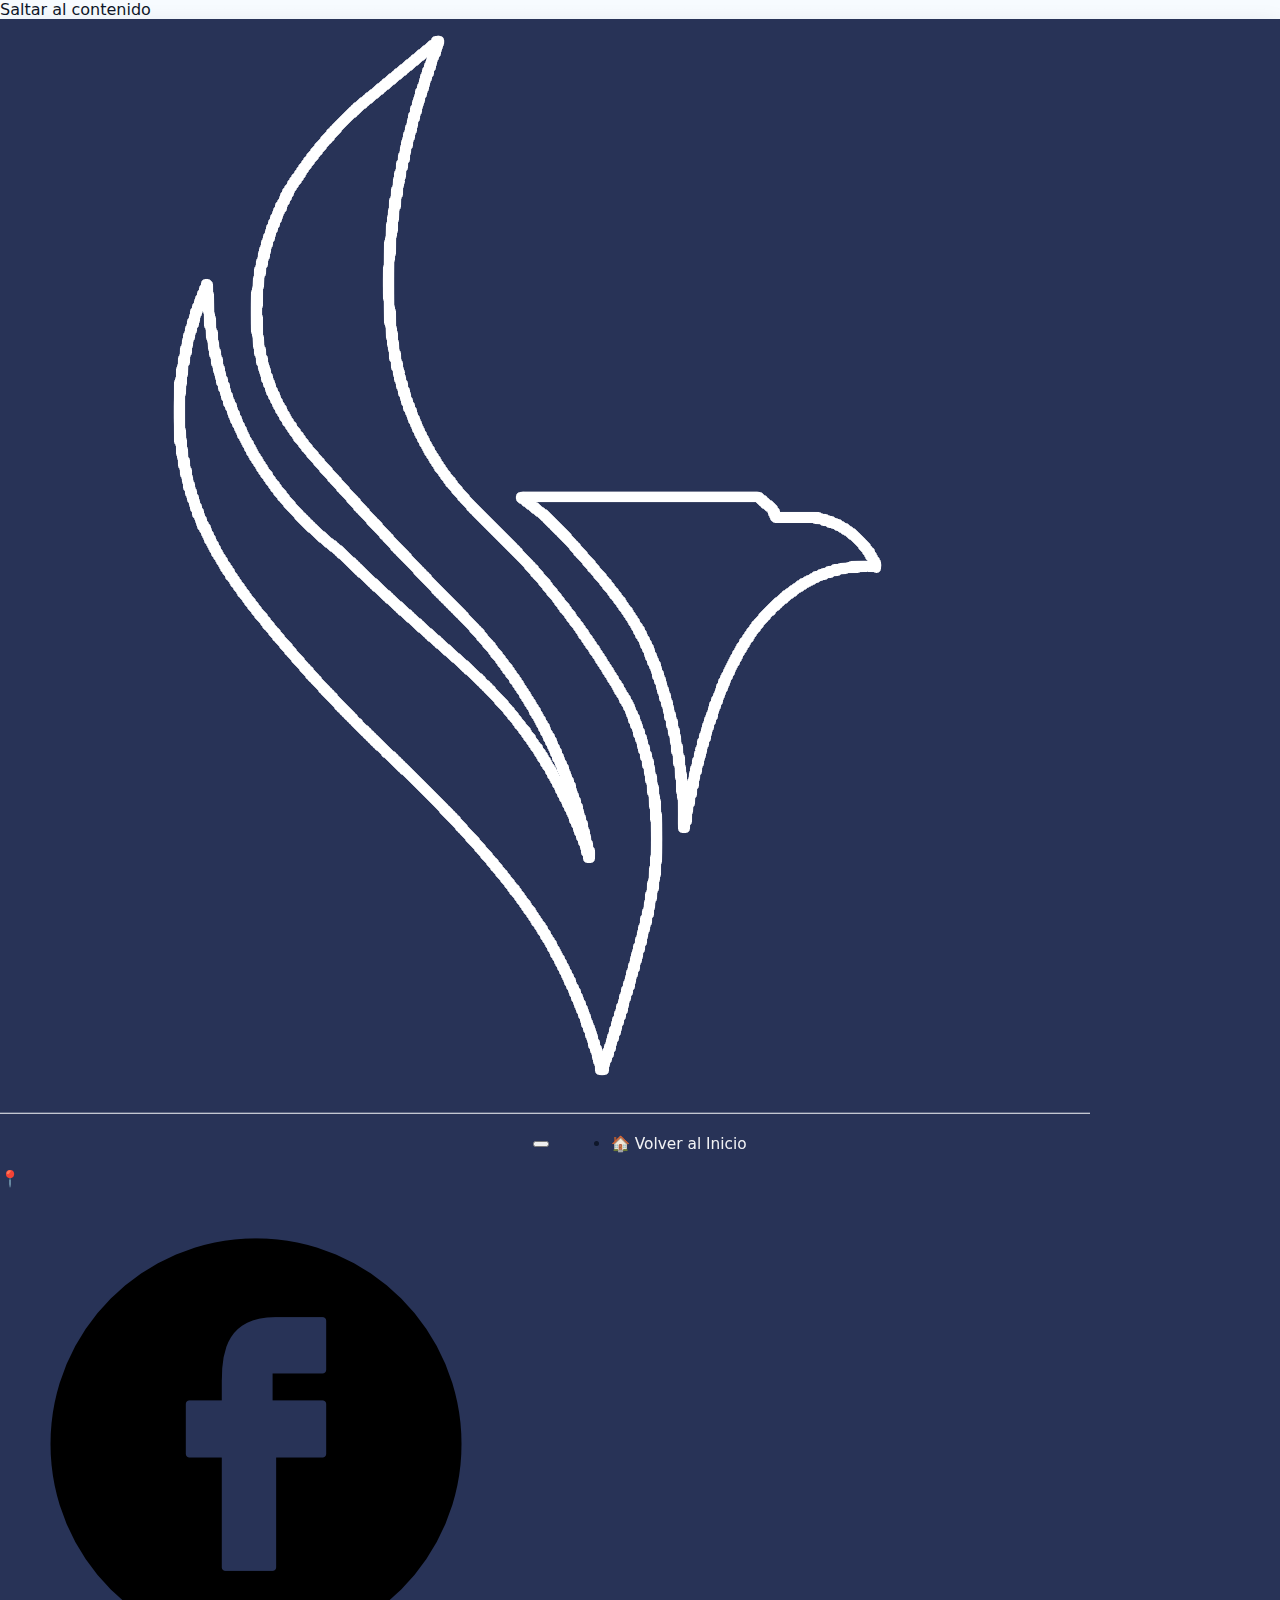
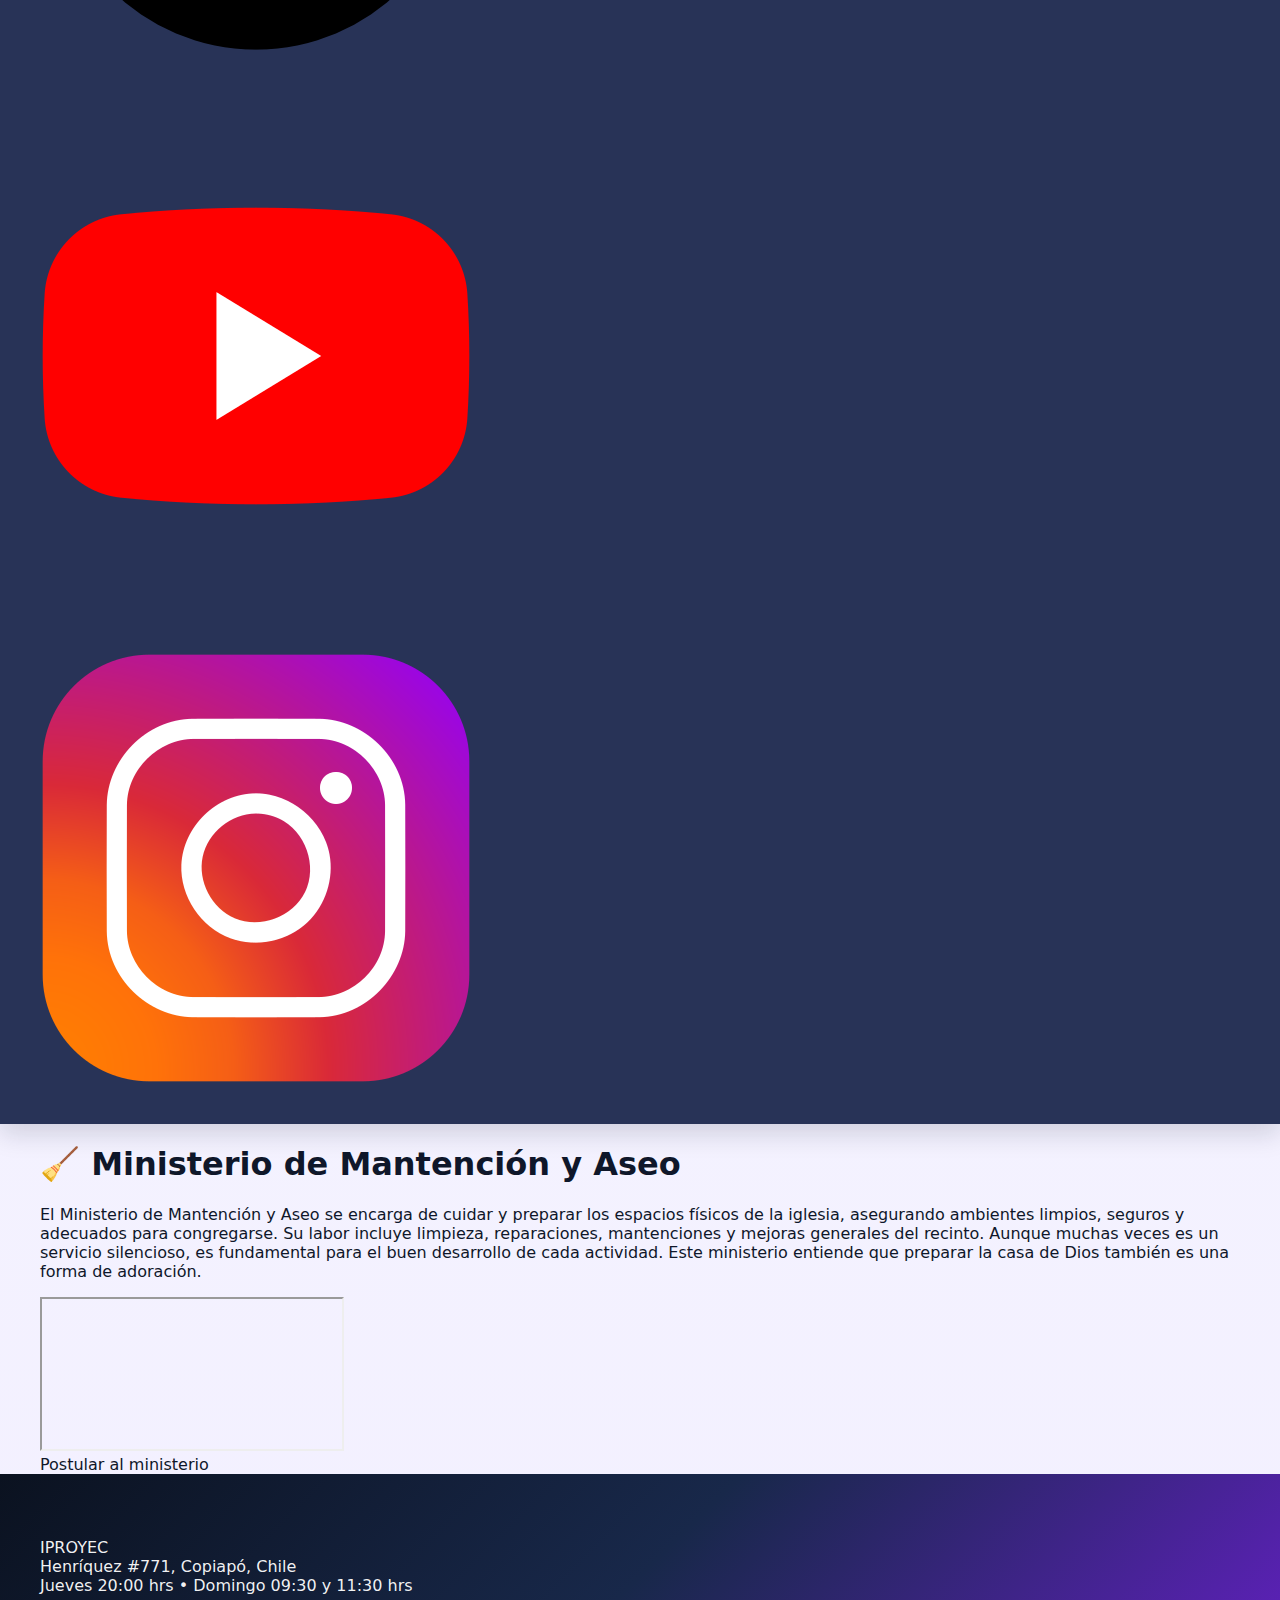
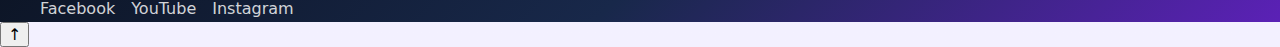
<file: ministerios/mantencion.html>
<!doctype html>
    <html lang="es">
    <head>
    <meta charset="utf-8" />
    <meta name="viewport" content="width=device-width, initial-scale=1" />
    <title>IPROYEC - Iglesia Proyección Cristiana</title>
    <meta name="description" content="Iglesia Proyección Cristiana - Henríquez #771, Copiapó" />
    <meta name="keywords" content="iglesia copiapó, iglesia cristiana, iproyec, iglesia proyección cristiana, culto en vivo, atacama, ministerio audiovisual, pastores copiapó">
    <meta name="robots" content="index, follow">
    <link rel="stylesheet" href="/style.css">
    <link rel="icon" href="/images/site/logo.ico" type="image/x-icon">
    <link rel="shortcut icon" href="/images/site/logo.ico" type="image/x-icon">

    </head>
    <body>
    <a class="skip-link" href="#main">Saltar al contenido</a>

    <header class="site-header">
        <div class="header-inner">
        <div class="brand">
            <img src="/images/site/logo_b.png" alt="Logo IPROYEC" class="logo-b">
        </div>

        <nav class="main-nav" aria-label="Menú principal">
            <button class="nav-toggle" aria-expanded="false" aria-controls="nav-list" aria-label="Abrir menú">
            <span class="hamburger"></span>
            </button>
            <ul id="nav-list" class="nav-links single">
                <li><a href="/">🏠 Volver al Inicio</a></li>
            </ul>
        </nav>

        <div class="header-actions">
            <a class="icon-link" href="https://www.google.com/maps/search/Henr%C3%ADquez+771+Copiap%C3%B3" target="_blank" rel="noopener" aria-label="Ver ubicación en Google Maps">📍</a>
        <!-- REDES SOCIALES -->
            <a class="icon-link" href="https://www.facebook.com/iproyeccopiapo/?locale=es_LA" target="_blank" rel="noopener">
                <img src="/images/site/Social-facebook.png" alt="Facebook" class="social-icon">
            </a>
            <a class="icon-link" href="https://www.youtube.com/@iproyeccopiapo3895" target="_blank" rel="noopener">
                <img src="/images/site/Social-youtube.png" alt="YouTube" class="social-icon">
            </a>
            <a class="icon-link" href="https://www.instagram.com/iproyeccopiapo" target="_blank" rel="noopener">
                <img src="/images/site/Social-instagram.png" alt="Instagram" class="social-icon">
            </a>
        </div>
        </div>
    </header>
    
    <main id="main" class="section">
        <div class="container">
            <h1>🧹 Ministerio de Mantención y Aseo</h1>
            <p class="muted">El Ministerio de Mantención y Aseo se encarga de cuidar y preparar los espacios físicos de la iglesia, asegurando ambientes limpios, seguros y adecuados para congregarse. Su labor incluye limpieza, reparaciones, mantenciones y mejoras generales del recinto. Aunque muchas veces es un servicio silencioso, es fundamental para el buen desarrollo de cada actividad. Este ministerio entiende que preparar la casa de Dios también es una forma de adoración.</p>
            
            <div class="video-wrap">
                <div class="video">
                    <!-- Video embed se saca al compartir el video desde youtube OPCION: INCORPORAR -->
                    <iframe src="https://www.youtube.com/embed/X7voUPsUpV8?si=BUe06cpR5kNzmvLj" title="YouTube video player"
                    allow="accelerometer; autoplay; clipboard-write; encrypted-media; gyroscope; picture-in-picture; web-share"
                    allowfullscreen></iframe>
                </div>
            </div>
            <div class="center-btn">
                <a href="https://forms.gle/yeTisKQwFeGqqpLB6" target="_blank" rel="noopener" class="mini-btn"> Postular al ministerio </a>
            </div>
        </div>
    </main>

    <footer class="site-footer">
        <div class="container footer-inner">
        <div class="footer-brand">
            <div class="logo-small">IPROYEC</div>
            <div class="footer-address">Henríquez #771, Copiapó, Chile</div>
        </div>

        <div class="footer-hours">Jueves 20:00 hrs • Domingo 09:30 y 11:30 hrs</div>

        <div class="footer-socials">
            <a href="https://www.facebook.com/iproyeccopiapo/?locale=es_LA" target="_blank" rel="noopener">Facebook</a>
            <a href="https://www.youtube.com/@iproyeccopiapo3895" target="_blank" rel="noopener">YouTube</a>
            <a href="https://www.instagram.com/iproyeccopiapo" target="_blank" rel="noopener">Instagram</a>
        </div>
        </div>
    </footer>

    <button id="toTop" class="to-top" aria-label="Volver arriba">↑</button>

    <script src="/script.js" defer></script>
    </body>
    </html>
</file>
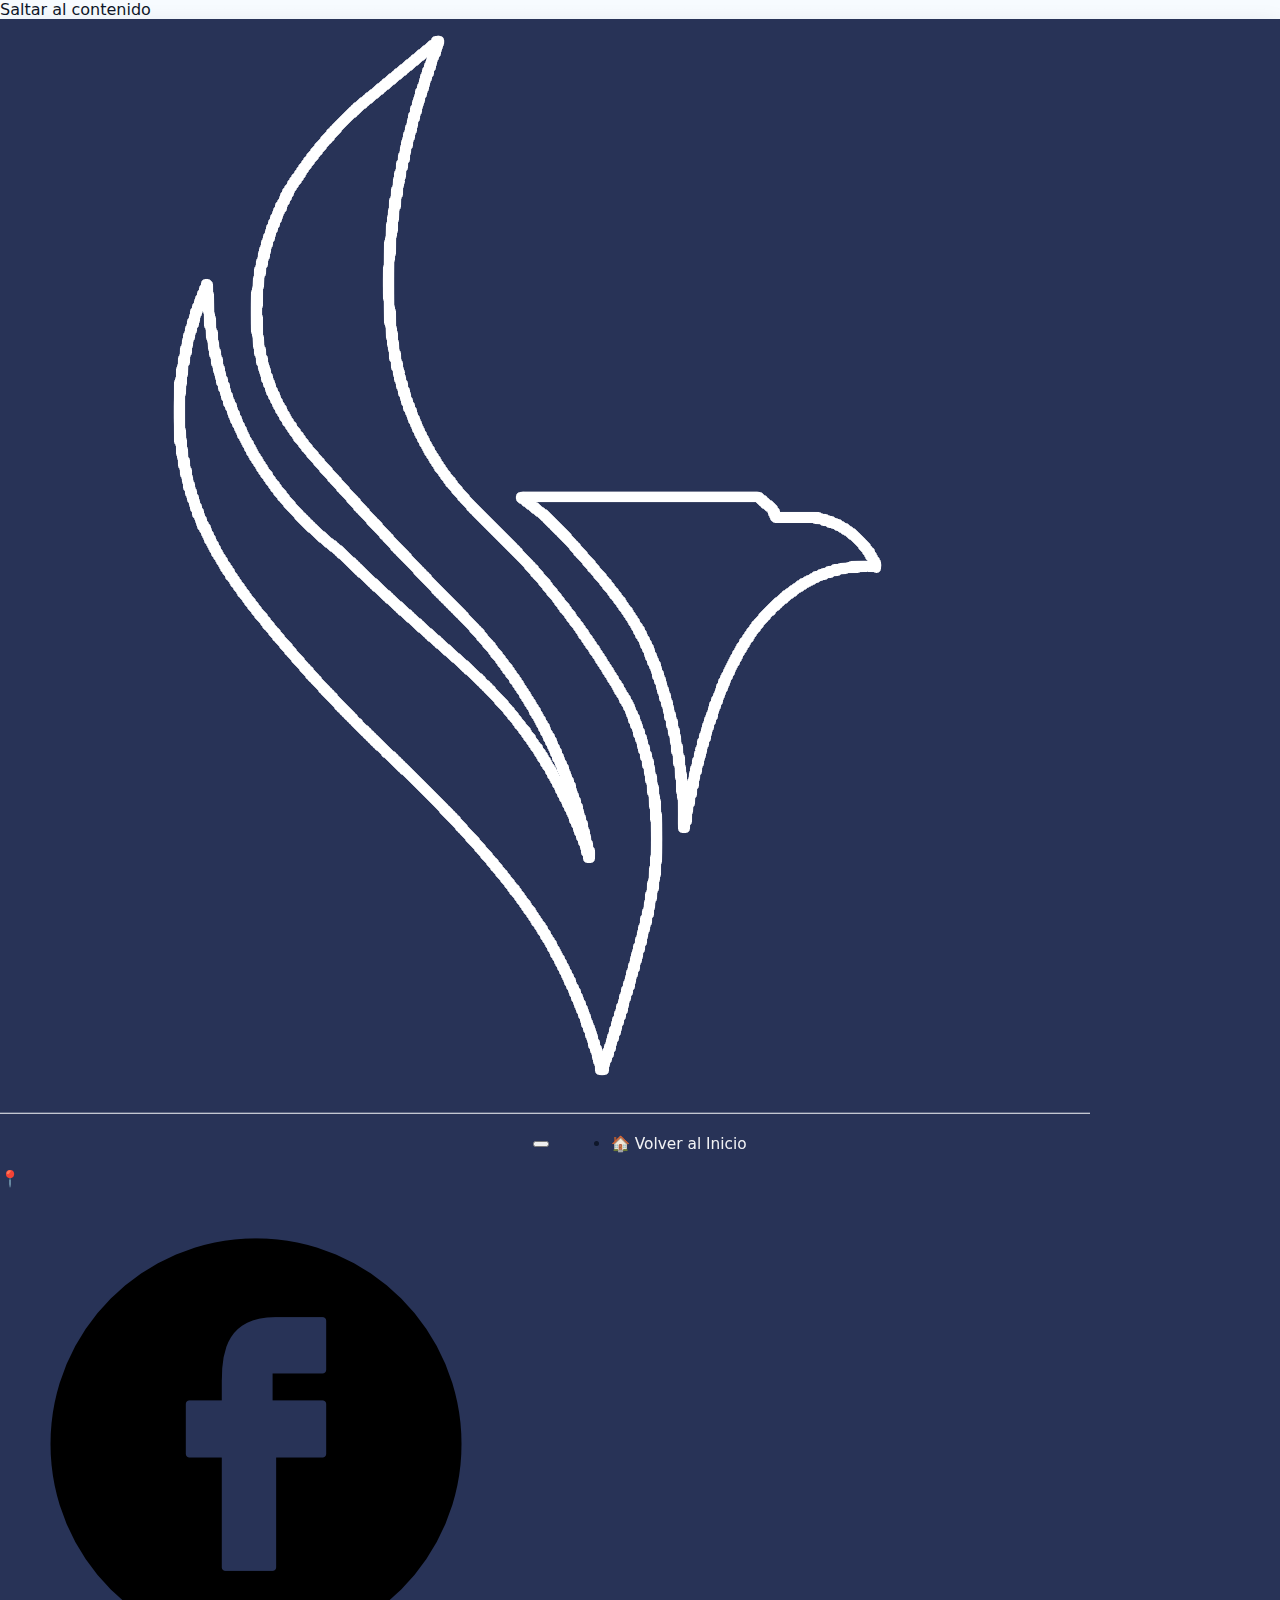
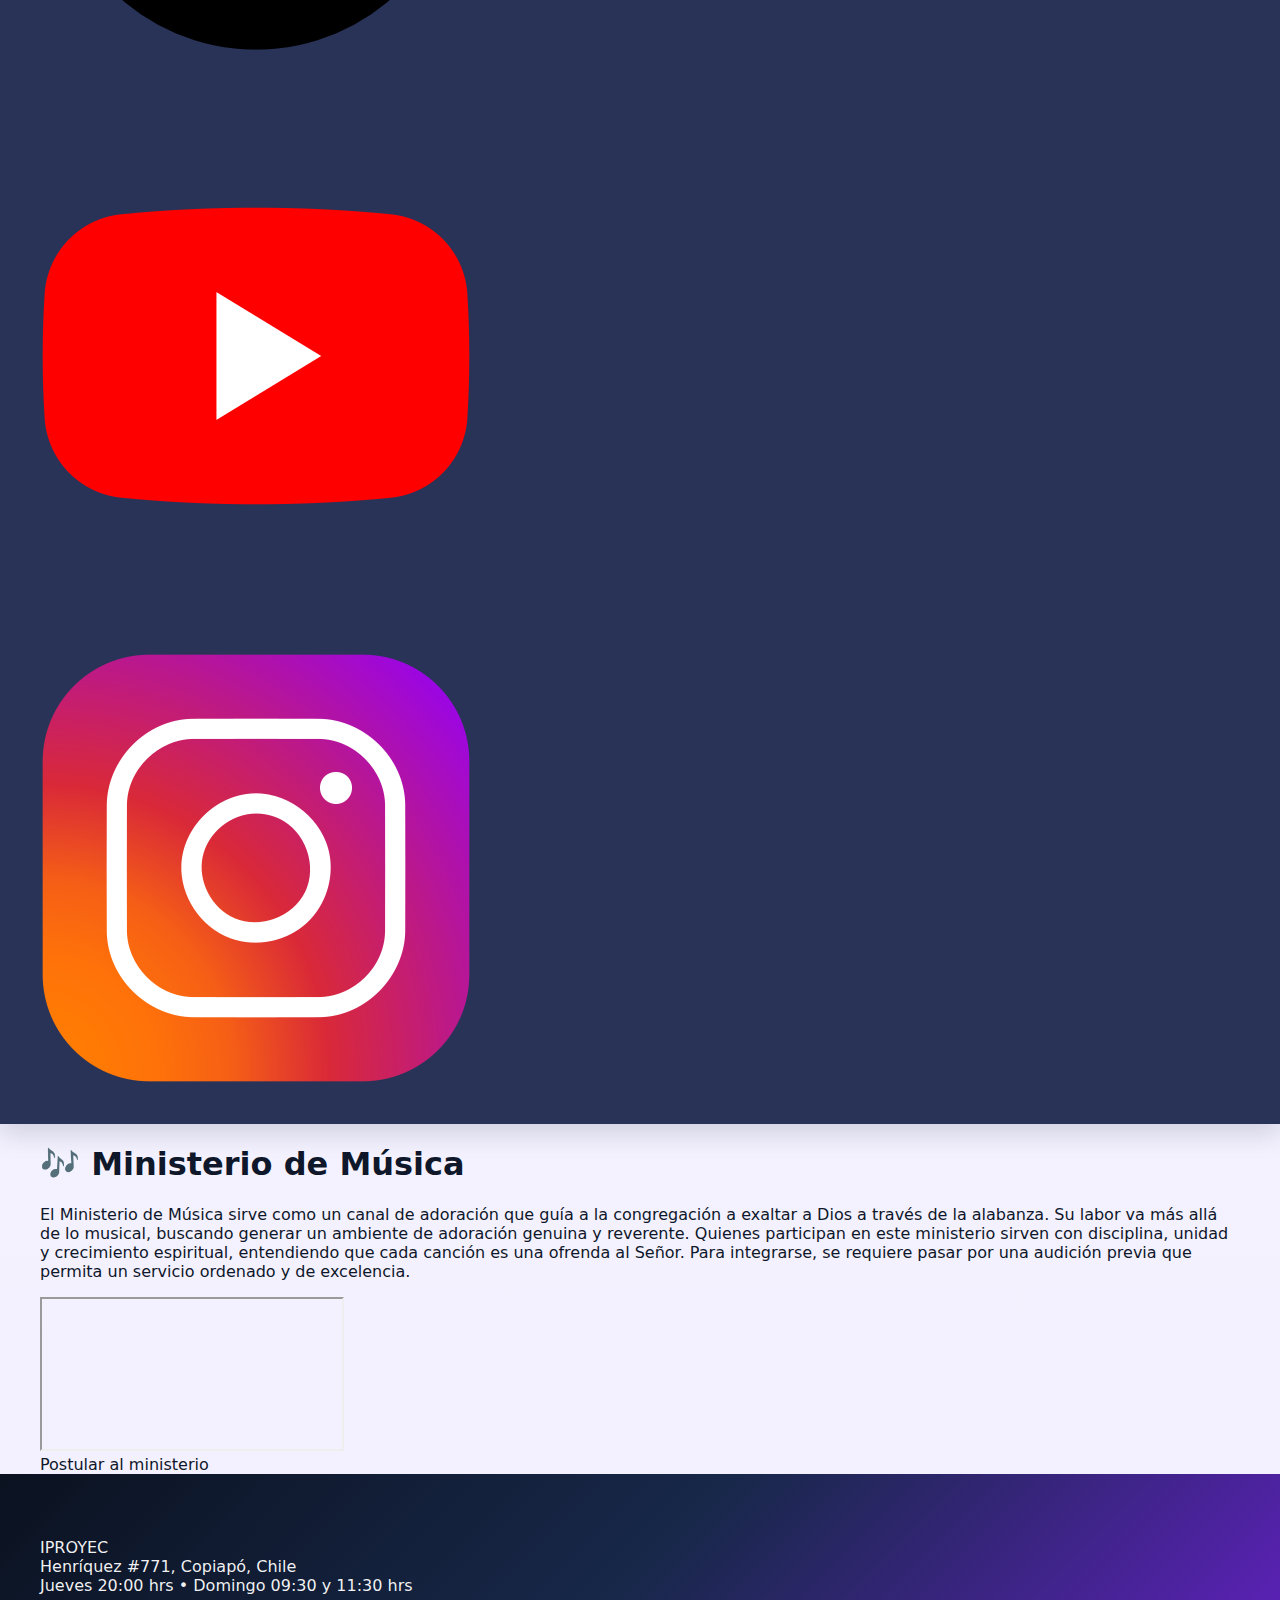
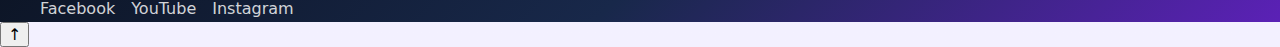
<file: ministerios/musica.html>
<!doctype html>
    <html lang="es">
    <head>
    <meta charset="utf-8" />
    <meta name="viewport" content="width=device-width, initial-scale=1" />
    <title>IPROYEC - Iglesia Proyección Cristiana</title>
    <meta name="description" content="Iglesia Proyección Cristiana - Henríquez #771, Copiapó" />
    <meta name="keywords" content="iglesia copiapó, iglesia cristiana, iproyec, iglesia proyección cristiana, culto en vivo, atacama, ministerio audiovisual, pastores copiapó">
    <meta name="robots" content="index, follow">
    <link rel="stylesheet" href="/style.css">
    <link rel="icon" href="/images/site/logo.ico" type="image/x-icon">
    <link rel="shortcut icon" href="/images/site/logo.ico" type="image/x-icon">

    </head>
    <body>
    <a class="skip-link" href="#main">Saltar al contenido</a>

    <header class="site-header">
        <div class="header-inner">
        <div class="brand">
            <img src="/images/site/logo_b.png" alt="Logo IPROYEC" class="logo-b">
        </div>

        <nav class="main-nav" aria-label="Menú principal">
            <button class="nav-toggle" aria-expanded="false" aria-controls="nav-list" aria-label="Abrir menú">
            <span class="hamburger"></span>
            </button>
            <ul id="nav-list" class="nav-links single">
                <li><a href="/">🏠 Volver al Inicio</a></li>
            </ul>
        </nav>

        <div class="header-actions">
            <a class="icon-link" href="https://www.google.com/maps/search/Henr%C3%ADquez+771+Copiap%C3%B3" target="_blank" rel="noopener" aria-label="Ver ubicación en Google Maps">📍</a>
        <!-- REDES SOCIALES -->
            <a class="icon-link" href="https://www.facebook.com/iproyeccopiapo/?locale=es_LA" target="_blank" rel="noopener">
                <img src="/images/site/Social-facebook.png" alt="Facebook" class="social-icon">
            </a>
            <a class="icon-link" href="https://www.youtube.com/@iproyeccopiapo3895" target="_blank" rel="noopener">
                <img src="/images/site/Social-youtube.png" alt="YouTube" class="social-icon">
            </a>
            <a class="icon-link" href="https://www.instagram.com/iproyeccopiapo" target="_blank" rel="noopener">
                <img src="/images/site/Social-instagram.png" alt="Instagram" class="social-icon">
            </a>
        </div>
        </div>
    </header>
    
    <main id="main" class="section">
        <div class="container">
            <h1>🎶 Ministerio de Música</h1>
            <p class="muted">El Ministerio de Música sirve como un canal de adoración que guía a la congregación a exaltar a Dios a través de la alabanza. Su labor va más allá de lo musical, buscando generar un ambiente de adoración genuina y reverente. Quienes participan en este ministerio sirven con disciplina, unidad y crecimiento espiritual, entendiendo que cada canción es una ofrenda al Señor. Para integrarse, se requiere pasar por una audición previa que permita un servicio ordenado y de excelencia.</p>
            
            <div class="video-wrap">
                <div class="video">
                    <!-- Video embed se saca al compartir el video desde youtube OPCION: INCORPORAR -->
                    <iframe src="https://www.youtube.com/embed/X7voUPsUpV8?si=BUe06cpR5kNzmvLj" title="YouTube video player"
                    allow="accelerometer; autoplay; clipboard-write; encrypted-media; gyroscope; picture-in-picture; web-share"
                    allowfullscreen></iframe>
                </div>
            </div>
            <div class="center-btn">
                <a href="https://forms.gle/yeTisKQwFeGqqpLB6" target="_blank" rel="noopener" class="mini-btn"> Postular al ministerio </a>
            </div>
        </div>
    </main>

    <footer class="site-footer">
        <div class="container footer-inner">
        <div class="footer-brand">
            <div class="logo-small">IPROYEC</div>
            <div class="footer-address">Henríquez #771, Copiapó, Chile</div>
        </div>

        <div class="footer-hours">Jueves 20:00 hrs • Domingo 09:30 y 11:30 hrs</div>

        <div class="footer-socials">
            <a href="https://www.facebook.com/iproyeccopiapo/?locale=es_LA" target="_blank" rel="noopener">Facebook</a>
            <a href="https://www.youtube.com/@iproyeccopiapo3895" target="_blank" rel="noopener">YouTube</a>
            <a href="https://www.instagram.com/iproyeccopiapo" target="_blank" rel="noopener">Instagram</a>
        </div>
        </div>
    </footer>

    <button id="toTop" class="to-top" aria-label="Volver arriba">↑</button>

    <script src="/script.js" defer></script>
    </body>
    </html>
</file>
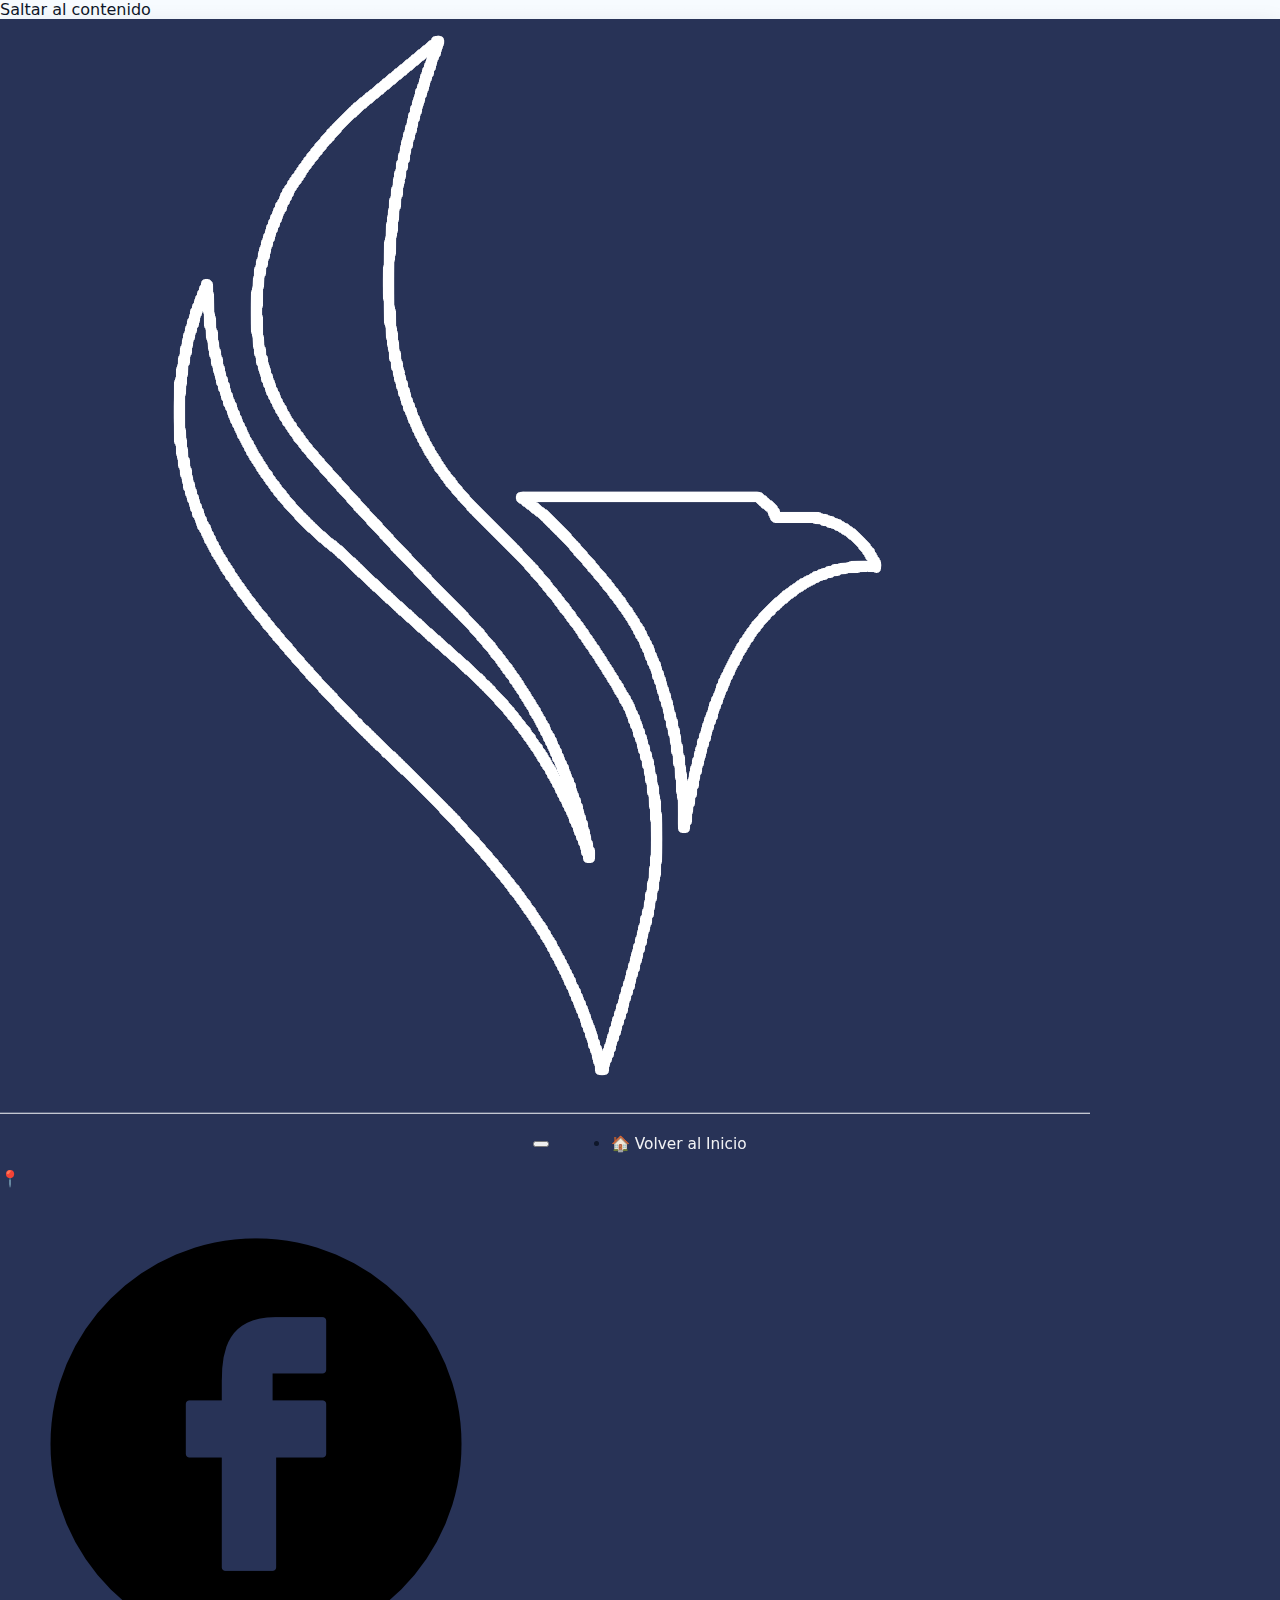
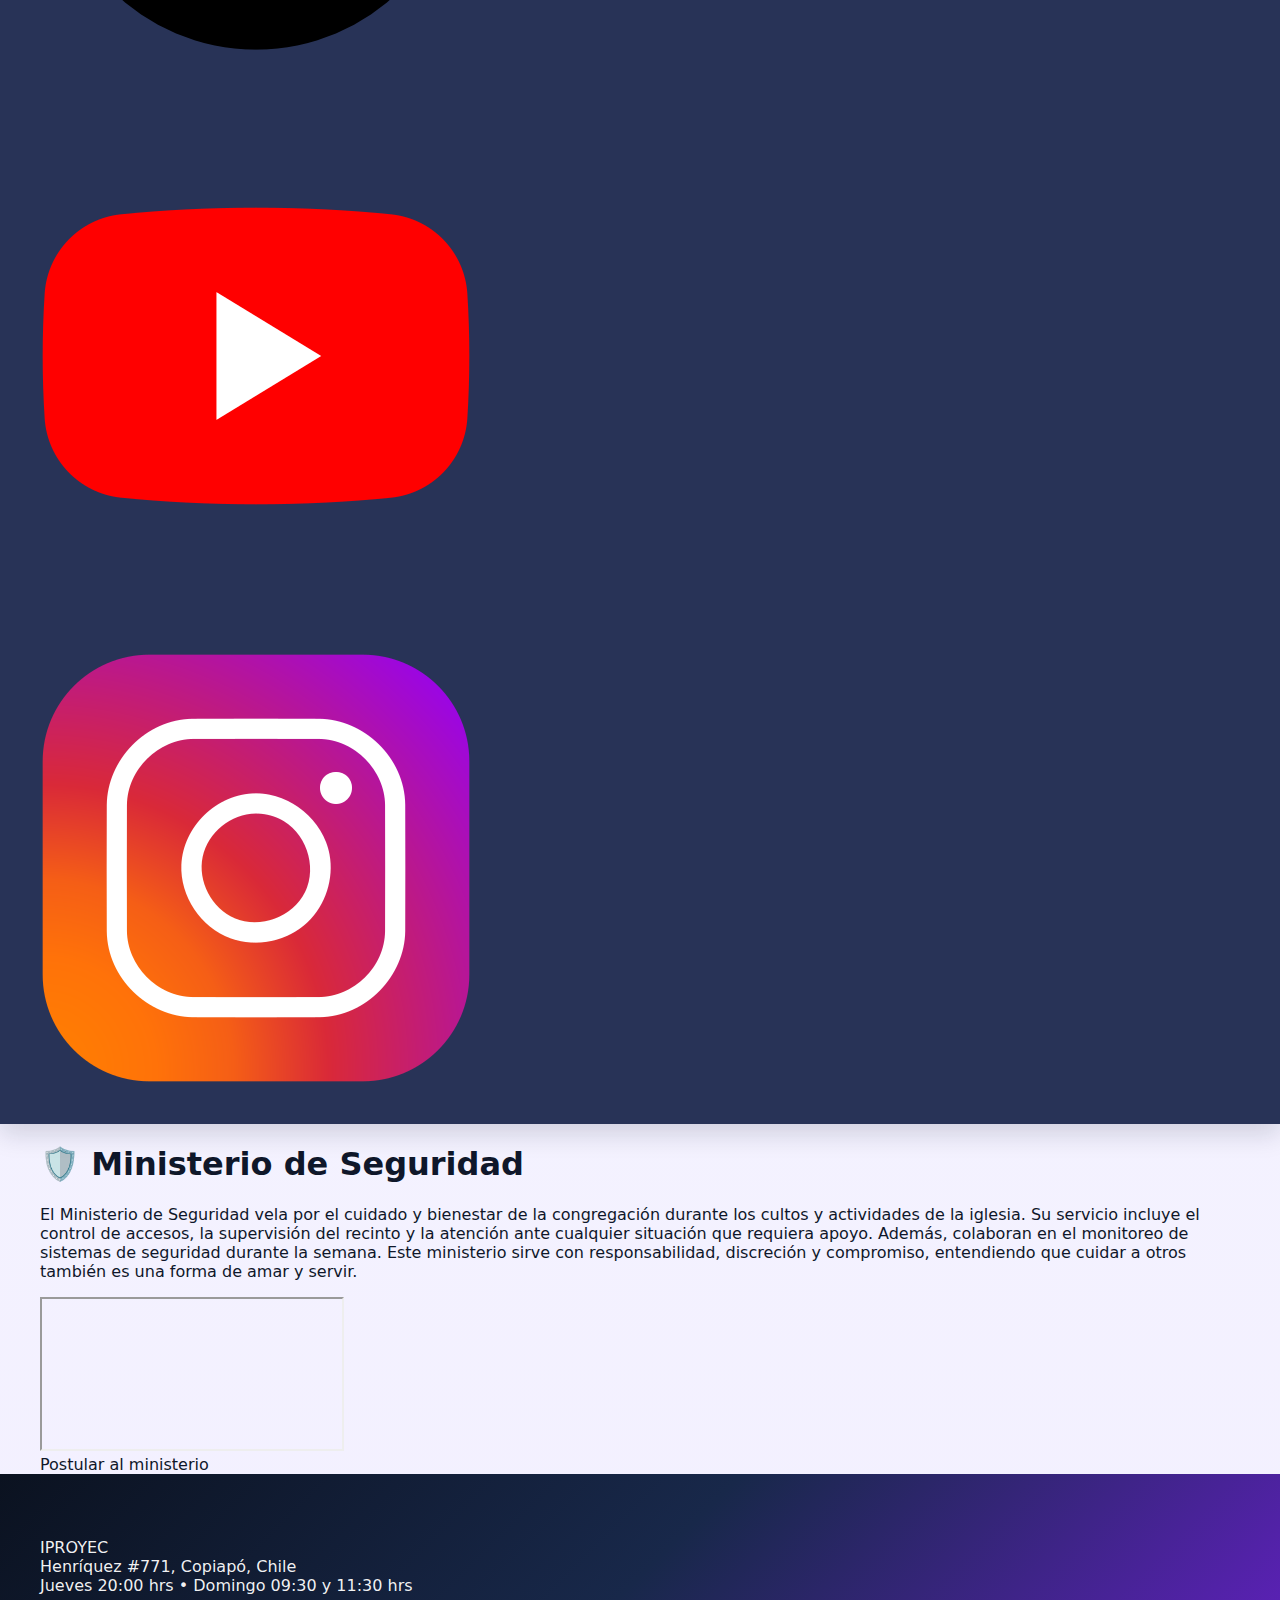
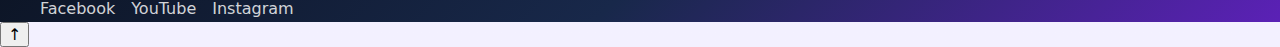
<file: ministerios/seguridad.html>
<!doctype html>
    <html lang="es">
    <head>
    <meta charset="utf-8" />
    <meta name="viewport" content="width=device-width, initial-scale=1" />
    <title>IPROYEC - Iglesia Proyección Cristiana</title>
    <meta name="description" content="Iglesia Proyección Cristiana - Henríquez #771, Copiapó" />
    <meta name="keywords" content="iglesia copiapó, iglesia cristiana, iproyec, iglesia proyección cristiana, culto en vivo, atacama, ministerio audiovisual, pastores copiapó">
    <meta name="robots" content="index, follow">
    <link rel="stylesheet" href="/style.css">
    <link rel="icon" href="/images/site/logo.ico" type="image/x-icon">
    <link rel="shortcut icon" href="/images/site/logo.ico" type="image/x-icon">

    </head>
    <body>
    <a class="skip-link" href="#main">Saltar al contenido</a>

    <header class="site-header">
        <div class="header-inner">
        <div class="brand">
            <img src="/images/site/logo_b.png" alt="Logo IPROYEC" class="logo-b">
        </div>

        <nav class="main-nav" aria-label="Menú principal">
            <button class="nav-toggle" aria-expanded="false" aria-controls="nav-list" aria-label="Abrir menú">
            <span class="hamburger"></span>
            </button>
            <ul id="nav-list" class="nav-links single">
                <li><a href="/">🏠 Volver al Inicio</a></li>
            </ul>
        </nav>

        <div class="header-actions">
            <a class="icon-link" href="https://www.google.com/maps/search/Henr%C3%ADquez+771+Copiap%C3%B3" target="_blank" rel="noopener" aria-label="Ver ubicación en Google Maps">📍</a>
        <!-- REDES SOCIALES -->
            <a class="icon-link" href="https://www.facebook.com/iproyeccopiapo/?locale=es_LA" target="_blank" rel="noopener">
                <img src="/images/site/Social-facebook.png" alt="Facebook" class="social-icon">
            </a>
            <a class="icon-link" href="https://www.youtube.com/@iproyeccopiapo3895" target="_blank" rel="noopener">
                <img src="/images/site/Social-youtube.png" alt="YouTube" class="social-icon">
            </a>
            <a class="icon-link" href="https://www.instagram.com/iproyeccopiapo" target="_blank" rel="noopener">
                <img src="/images/site/Social-instagram.png" alt="Instagram" class="social-icon">
            </a>
        </div>
        </div>
    </header>
    
    <main id="main" class="section">
        <div class="container">
            <h1>🛡️ Ministerio de Seguridad</h1>
            <p class="muted">El Ministerio de Seguridad vela por el cuidado y bienestar de la congregación durante los cultos y actividades de la iglesia. Su servicio incluye el control de accesos, la supervisión del recinto y la atención ante cualquier situación que requiera apoyo. Además, colaboran en el monitoreo de sistemas de seguridad durante la semana. Este ministerio sirve con responsabilidad, discreción y compromiso, entendiendo que cuidar a otros también es una forma de amar y servir.</p>
            
            <div class="video-wrap">
                <div class="video">
                    <!-- Video embed se saca al compartir el video desde youtube OPCION: INCORPORAR -->
                    <iframe src="https://www.youtube.com/embed/X7voUPsUpV8?si=BUe06cpR5kNzmvLj" title="YouTube video player"
                    allow="accelerometer; autoplay; clipboard-write; encrypted-media; gyroscope; picture-in-picture; web-share"
                    allowfullscreen></iframe>
                </div>
            </div>
            <div class="center-btn">
                <a href="https://forms.gle/yeTisKQwFeGqqpLB6" target="_blank" rel="noopener" class="mini-btn"> Postular al ministerio </a>
            </div>
        </div>
    </main>

    <footer class="site-footer">
        <div class="container footer-inner">
        <div class="footer-brand">
            <div class="logo-small">IPROYEC</div>
            <div class="footer-address">Henríquez #771, Copiapó, Chile</div>
        </div>

        <div class="footer-hours">Jueves 20:00 hrs • Domingo 09:30 y 11:30 hrs</div>

        <div class="footer-socials">
            <a href="https://www.facebook.com/iproyeccopiapo/?locale=es_LA" target="_blank" rel="noopener">Facebook</a>
            <a href="https://www.youtube.com/@iproyeccopiapo3895" target="_blank" rel="noopener">YouTube</a>
            <a href="https://www.instagram.com/iproyeccopiapo" target="_blank" rel="noopener">Instagram</a>
        </div>
        </div>
    </footer>

    <button id="toTop" class="to-top" aria-label="Volver arriba">↑</button>

    <script src="/script.js" defer></script>
    </body>
    </html>
</file>
<file: style.css>
:root {
  --bg-soft: linear-gradient(180deg, #f7fbff 0%, #f3f0ff 100%);
  --hero-overlay: linear-gradient(180deg, rgba(15, 23, 42, 0.28) 0%, rgba(15, 23, 42, 0.62) 100%);
  --brand-gradient: linear-gradient(180deg, #3b82f6 0%, #7c3aed 100%);
  --text: #0f172a;
  --text-soft: #475569;
  --white: #ffffff;
  --card-shadow: 0 18px 50px rgba(15, 23, 42, 0.08);
  --card-radius: 24px;
  --header-bg: rgba(31, 43, 80, 0.96);
  --footer-bg: linear-gradient(135deg, #0b1220 0%, #18284a 52%, #5b21b6 100%);
  --max-width: 1200px;
}


* {
  box-sizing: border-box;
}

html {
  scroll-behavior: smooth;
}

body {
  margin: 0;
  font-family: "Inter", system-ui, -apple-system, BlinkMacSystemFont, "Segoe UI", sans-serif;
  color: var(--text);
  background: var(--bg-soft);
}

img {
  display: block;
  max-width: 100%;
}

a {
  color: inherit;
  text-decoration: none;
}

button {
  font: inherit;
}

.site-shell {
  min-height: 100vh;
  overflow-x: hidden;
}

.container {
  width: min(var(--max-width), calc(100% - 2rem));
  margin: 0 auto;
}

.section-space {
  padding: 5.5rem 0;
}

.sr-only {
  position: absolute;
  width: 1px;
  height: 1px;
  padding: 0;
  margin: -1px;
  overflow: hidden;
  clip: rect(0, 0, 0, 0);
  border: 0;
}

.site-header {
  position: sticky;
  top: 0;
  z-index: 1000;
  backdrop-filter: blur(10px);
  background: var(--header-bg);
  box-shadow: 0 10px 24px rgba(15, 23, 42, 0.15);
}

.header-wrap {
  min-height: 78px;
  display: grid;
  grid-template-columns: auto 1fr auto;
  align-items: center;
  gap: 1.25rem;
}

.brand {
  display: inline-flex;
  align-items: center;
  gap: 0.85rem;
}

.brand-mark {
  width: 44px;
  height: 44px;
  object-fit: contain;
}

.brand-copy {
  display: flex;
  flex-direction: column;
  gap: 0.1rem;
  color: var(--white);
}

.brand-copy strong {
  font-size: 1.05rem;
  letter-spacing: 0.08em;
}

.brand-copy span {
  font-size: 0.72rem;
  color: rgba(255, 255, 255, 0.82);
}

.main-nav {
  display: flex;
  justify-content: center;
  align-items: center;
  gap: 1.35rem;
  flex-wrap: wrap;
}

.main-nav a {
  color: rgba(255, 255, 255, 0.94);
  font-size: 0.96rem;
  transition: color 0.2s ease, opacity 0.2s ease;
}

.main-nav a:hover {
  color: #bfdbfe;
}

.social-cluster {
  display: inline-flex;
  align-items: center;
  gap: 0.55rem;
  flex-wrap: wrap;
  justify-content: flex-end;
}

.social-label {
  color: rgba(255, 255, 255, 0.92);
  font-size: 0.92rem;
}

.social-pill {
  min-width: 38px;
  height: 38px;
  border-radius: 999px;
  display: inline-flex;
  align-items: center;
  justify-content: center;
  background: rgba(255, 255, 255, 0.12);
  color: var(--white);
  border: 1px solid rgba(255, 255, 255, 0.18);
  font-size: 0.82rem;
  font-weight: 700;
  transition: transform 0.2s ease, background 0.2s ease;
}

.social-pill img {
  width: 30px;
  height: 30px;
  object-fit: contain;
  display: block;
}

.social-pill:hover {
  transform: translateY(-2px);
  background: rgba(255, 255, 255, 0.2);
}

.menu-toggle {
  display: none;
  border: 0;
  background: transparent;
  padding: 0;
  width: 44px;
  height: 44px;
  align-items: center;
  justify-content: center;
  flex-direction: column;
  gap: 5px;
  cursor: pointer;
}

.menu-toggle span:not(.sr-only) {
  display: block;
  width: 24px;
  height: 2px;
  border-radius: 999px;
  background: var(--white);
}

.hero-section,
.offering-section,
.volunteer-section {
  position: relative;
  isolation: isolate;
}

.hero-section {
  min-height: clamp(580px, 78vh, 780px);
  display: flex;
  align-items: center;
}

.hero-media,
.offering-media,
.volunteer-bg {
  position: absolute;
  inset: 0;
  z-index: -2;
}

.hero-media img,
.offering-media img,
.volunteer-bg img {
  width: 100%;
  height: 100%;
  object-fit: cover;
}

.hero-media img {
  object-position: 56% 22%;
}

.volunteer-bg img {
  object-position: center 42%;
  transform: scale(1.04);
  transform-origin: center center;
}

.hero-overlay,
.offering-overlay,
.volunteer-overlay {
  position: absolute;
  inset: 0;
  z-index: -1;
}

.hero-overlay,
.offering-overlay {
  background: var(--hero-overlay);
}

.volunteer-overlay {
  background: linear-gradient(180deg, rgba(15, 23, 42, 0.2) 0%, rgba(15, 23, 42, 0.64) 100%);
}

.hero-content,
.offering-content,
.volunteer-content {
  text-align: center;
  color: var(--white);
}

.hero-content {
  max-width: 860px;
}

.eyebrow {
  display: inline-flex;
  align-items: center;
  justify-content: center;
  padding: 0.45rem 0.9rem;
  border-radius: 999px;
  margin-bottom: 1rem;
  background: rgba(255, 255, 255, 0.12);
  border: 1px solid rgba(255, 255, 255, 0.18);
  font-size: 0.9rem;
  font-weight: 600;
}

.hero-content h1,
.cards-section h2,
.volunteer-content h2,
.visit-copy h2,
.offering-content h2 {
  margin: 0;
  font-size: clamp(2.25rem, 5vw, 4rem);
  line-height: 1.05;
}

.hero-content p,
.offering-content p,
.volunteer-content p,
.narrow-heading p,
.visit-copy .section-intro,
.visit-panel p {
  font-size: clamp(1rem, 1.4vw, 1.15rem);
  line-height: 1.7;
}

.hero-content p {
  margin: 1.35rem auto 0;
  max-width: 760px;
}

.hero-actions {
  display: flex;
  justify-content: center;
  gap: 0.9rem;
  flex-wrap: wrap;
  margin-top: 1.8rem;
}

.btn {
  display: inline-flex;
  align-items: center;
  justify-content: center;
  min-height: 52px;
  padding: 0.9rem 1.4rem;
  border-radius: 999px;
  font-weight: 700;
  transition: transform 0.2s ease, box-shadow 0.2s ease, opacity 0.2s ease;
}

.btn:hover {
  transform: translateY(-2px);
}

.btn-primary,
.btn-card--accent {
  background: var(--brand-gradient);
  color: var(--white);
  box-shadow: 0 14px 30px rgba(59, 130, 246, 0.24);
}

.btn-secondary {
  background: rgba(255, 255, 255, 0.15);
  color: var(--white);
  border: 1px solid rgba(255, 255, 255, 0.28);
}

.cards-section {
  background: linear-gradient(180deg, rgba(59, 130, 246, 0.06) 0%, rgba(124, 58, 237, 0.03) 100%);
}

.narrow-heading {
  max-width: 760px;
  text-align: center;
  margin-bottom: 2.5rem;
}

.narrow-heading p {
  color: var(--text-soft);
  margin-top: 1rem;
}

.feature-grid {
  display: grid;
  grid-template-columns: repeat(2, minmax(0, 1fr));
  gap: 1.5rem;
}

.feature-card {
  background: var(--white);
  border-radius: var(--card-radius);
  box-shadow: var(--card-shadow);
  padding: 2rem;
  display: flex;
  flex-direction: column;
  min-height: 280px;
}

.feature-card h3,
.schedule-card h3,
.visit-panel h3,
.footer-column h3 {
  margin: 0 0 0.85rem;
  font-size: clamp(1.5rem, 2.1vw, 2rem);
}

.feature-card p {
  margin: 0;
  color: var(--text-soft);
  line-height: 1.7;
  flex: 1;
}

.feature-card--accent {
  background: linear-gradient(180deg, rgba(59, 130, 246, 0.08) 0%, rgba(124, 58, 237, 0.08) 100%), #ffffff;
  border: 1px solid rgba(124, 58, 237, 0.12);
}

.btn-card {
  margin-top: 1.4rem;
  align-self: flex-start;
  background: #eff6ff;
  color: #1d4ed8;
  border-radius: 12px;
  min-height: 44px;
  padding-inline: 1rem;
}

.volunteer-section {
  min-height: 520px;
  display: flex;
  align-items: center;
}

.volunteer-content {
  max-width: 760px;
}

.volunteer-content p {
  margin: 1rem auto 0;
  max-width: 640px;
}

.volunteer-content .btn {
  margin-top: 1.7rem;
}

.visit-layout {
  display: grid;
  grid-template-columns: 1.15fr 0.85fr;
  gap: 2rem;
  align-items: stretch;
}

.visit-copy,
.visit-panel,
.schedule-card {
  background: var(--white);
  border-radius: var(--card-radius);
  box-shadow: var(--card-shadow);
}

.visit-copy {
  padding: 2rem;
}

.visit-copy .section-intro {
  margin: 1rem 0 1.5rem;
  color: var(--text-soft);
}

.schedule-card {
  padding: 1.4rem;
}

.schedule-card ul {
  list-style: none;
  padding: 0;
  margin: 0;
  display: grid;
  gap: 0.8rem;
  color: var(--text-soft);
}

.schedule-card li {
  padding: 0.9rem 1rem;
  background: #f8fafc;
  border-radius: 14px;
  border: 1px solid #e2e8f0;
}

.address-copy {
  margin: 1.3rem 0 1.2rem;
  color: var(--text-soft);
  line-height: 1.7;
}

.visit-panel {
  padding: 2rem;
  display: flex;
  flex-direction: column;
  justify-content: center;
  background: linear-gradient(180deg, rgba(59, 130, 246, 0.08) 0%, rgba(124, 58, 237, 0.1) 100%), #ffffff;
  border: 1px solid rgba(59, 130, 246, 0.08);
}

.visit-panel__logo {
  width: 76px;
  height: 76px;
  border-radius: 20px;
  display: grid;
  place-items: center;
  margin-bottom: 1.3rem;
  background: rgba(255, 255, 255, 0.75);
  box-shadow: inset 0 0 0 1px rgba(15, 23, 42, 0.08);
}

.visit-panel__logo img {
  width: 48px;
  height: 48px;
  object-fit: contain;
}

.visit-panel p {
  margin: 0;
  color: var(--text-soft);
}

.visit-panel__meta {
  display: flex;
  gap: 0.7rem;
  flex-wrap: wrap;
  margin-top: 1.4rem;
}

.visit-panel__meta span {
  padding: 0.6rem 0.9rem;
  border-radius: 999px;
  background: rgba(255, 255, 255, 0.78);
  color: #334155;
  border: 1px solid rgba(15, 23, 42, 0.08);
  font-size: 0.92rem;
}

.offering-section {
  min-height: 540px;
  display: flex;
  align-items: center;
}

.offering-content {
  max-width: 860px;
}

.offering-content p {
  max-width: 760px;
  margin: 1.2rem auto 0;
}

.offering-content .btn {
  margin-top: 1.8rem;
}

.site-footer {
  background: var(--footer-bg);
  color: rgba(255, 255, 255, 0.94);
  padding-top: 4rem;
}

.footer-grid {
  display: grid;
  grid-template-columns: repeat(3, minmax(0, 1fr)) 1.3fr;
  gap: 1.75rem;
  align-items: start;
}

.footer-column,
.footer-branding {
  display: flex;
  flex-direction: column;
  gap: 0.8rem;
}

.footer-column h3 {
  font-size: 1.35rem;
}

.footer-column a,
.footer-column p,
.footer-socials a,
.footer-verse,
.footer-bottom {
  color: rgba(255, 255, 255, 0.82);
  line-height: 1.7;
  margin: 0;
}

.footer-column a:hover,
.footer-socials a:hover {
  color: var(--white);
}

.footer-logo-stack {
  display: inline-flex;
  align-items: center;
  gap: 0.75rem;
}

.footer-mark {
  width: 42px;
  height: 52px;
  object-fit: contain;
}

.footer-wordmark {
  width: 152px;
  height: auto;
  object-fit: contain;
}

.footer-verse {
  max-width: 320px;
}

.footer-socials {
  display: flex;
  gap: 1rem;
  flex-wrap: wrap;
}

.footer-bottom {
  border-top: 1px solid rgba(255, 255, 255, 0.12);
  margin-top: 2rem;
  padding: 1rem 0 1.5rem;
  text-align: center;
}

@media (max-width: 1100px) {
  .header-wrap {
    grid-template-columns: auto auto;
    justify-content: space-between;
  }

  .menu-toggle {
    display: inline-flex;
  }

  .main-nav,
  .social-cluster {
    display: none;
  }

  body.menu-open .header-wrap {
    grid-template-columns: 1fr auto;
  }

  body.menu-open .main-nav,
  body.menu-open .social-cluster {
    display: flex;
    grid-column: 1 / -1;
    width: 100%;
  }

  body.menu-open .main-nav {
    flex-direction: column;
    align-items: flex-start;
    padding: 0.35rem 0 0.4rem;
  }

  body.menu-open .social-cluster {
    justify-content: flex-start;
    padding-bottom: 1rem;
  }

  .visit-layout,
  .footer-grid {
    grid-template-columns: 1fr 1fr;
  }

  .footer-branding {
    grid-column: 1 / -1;
  }
}

@media (max-width: 760px) {
  .section-space {
    padding: 4.25rem 0;
  }

  .container {
    width: min(var(--max-width), calc(100% - 1.2rem));
  }

  .hero-section,
  .offering-section {
    min-height: auto;
    padding: 5rem 0;
  }

  .volunteer-section {
    min-height: auto;
    padding: 0;
    display: block;
    background: #071225;
  }

  .feature-grid,
  .visit-layout,
  .footer-grid {
    grid-template-columns: 1fr;
  }

  .hero-media img {
    object-position: 62% 14%;
  }

  .volunteer-bg {
    position: relative;
    inset: auto;
    z-index: 0;
  }

  .volunteer-bg img {
    width: 100%;
    height: auto;
    object-fit: contain;
    object-position: center center;
    transform: none;
  }

  .volunteer-overlay {
    display: none;
  }

  .volunteer-content {
    padding: 1.75rem 0 3rem;
    max-width: 640px;
  }

  .feature-card,
  .visit-copy,
  .visit-panel {
    padding: 1.35rem;
  }

  .hero-content h1,
  .cards-section h2,
  .volunteer-content h2,
  .visit-copy h2,
  .offering-content h2 {
    line-height: 1.1;
  }

  .hero-content p,
  .offering-content p,
  .volunteer-content p,
  .narrow-heading p,
  .visit-copy .section-intro,
  .visit-panel p,
  .feature-card p,
  .address-copy {
    font-size: 0.98rem;
  }

  .btn,
  .btn-card {
    width: 100%;
  }

  .footer-logo-stack {
    flex-wrap: wrap;
  }
}
</file>
<file: grupos/grupos.css>
.page-groups {
  background: linear-gradient(180deg, #f8fbff 0%, #eef3ff 46%, #f7fbff 100%);
}

.page-groups .main-nav a[aria-current="page"] {
  color: #bfdbfe;
  font-weight: 700;
}

.groups-hero {
  position: relative;
  isolation: isolate;
  min-height: clamp(580px, 78vh, 780px);
  display: flex;
  align-items: center;
}

.groups-hero__media,
.groups-hero__overlay {
  position: absolute;
  inset: 0;
}

.groups-hero__media {
  z-index: -2;
}

.groups-hero__overlay {
  z-index: -1;
  background: linear-gradient(180deg, rgba(15, 23, 42, 0.28) 0%, rgba(15, 23, 42, 0.78) 100%);
}

.groups-hero__media img {
  width: 100%;
  height: 100%;
  object-fit: cover;
  object-position: center center;
}

.groups-hero__content {
  max-width: 860px;
  text-align: center;
  color: var(--white);
}

.groups-hero__content h1 {
  margin: 0;
  font-size: clamp(2.45rem, 5.4vw, 4.55rem);
  line-height: 1.05;
}

.groups-hero__content p {
  margin: 1.25rem auto 0;
  max-width: 760px;
  font-size: clamp(1rem, 1.4vw, 1.15rem);
  line-height: 1.7;
}

.groups-hero__chips {
  display: flex;
  justify-content: center;
  flex-wrap: wrap;
  gap: 0.75rem;
  margin-top: 1.5rem;
}

.groups-hero__chips span,
.group-card__tag,
.group-detail__eyebrow {
  display: inline-flex;
  align-items: center;
  justify-content: center;
  padding: 0.55rem 0.9rem;
  border-radius: 999px;
  font-size: 0.9rem;
  font-weight: 700;
}

.groups-hero__chips span {
  background: rgba(255, 255, 255, 0.14);
  border: 1px solid rgba(255, 255, 255, 0.18);
}

.narrow-heading--groups {
  max-width: 860px;
}

.groups-catalog {
  background: linear-gradient(180deg, rgba(59, 130, 246, 0.07) 0%, rgba(124, 58, 237, 0.02) 100%);
}

.groups-grid,
.details-stack {
  display: grid;
  gap: 1.5rem;
}

.groups-grid {
  grid-template-columns: repeat(3, minmax(0, 1fr));
}

.group-card,
.group-detail,
.groups-cta__box {
  background: rgba(255, 255, 255, 0.96);
  border-radius: 28px;
  box-shadow: var(--card-shadow);
  overflow: hidden;
}

.group-card {
  display: flex;
  flex-direction: column;
}

.group-card__media {
  aspect-ratio: 16 / 10;
  background: #e2e8f0;
}

.group-card__media img,
.group-detail__media img {
  width: 100%;
  height: 100%;
  object-fit: cover;
}

.group-card__body,
.group-detail__content {
  padding: 1.45rem;
}

.group-card__tag,
.group-detail__eyebrow {
  color: #1d4ed8;
  background: rgba(59, 130, 246, 0.1);
  border: 1px solid rgba(59, 130, 246, 0.12);
}

.group-card h3,
.group-detail h2,
.subleader-card h3 {
  margin: 0.9rem 0 0;
}

.group-card h3 {
  font-size: 1.55rem;
}

.group-card p,
.group-detail p,
.subleader-card p,
.groups-cta__box p {
  color: var(--text-soft);
  line-height: 1.7;
}

.group-card p,
.group-detail p {
  margin: 0.95rem 0 0;
}

.group-card__meta {
  list-style: none;
  padding: 0;
  margin: 1rem 0 0;
  display: grid;
  gap: 0.6rem;
}

.group-card__meta li {
  padding: 0.8rem 0.95rem;
  background: #f8fafc;
  border-radius: 14px;
  border: 1px solid #e2e8f0;
  color: #334155;
}

.group-card .btn {
  margin-top: 1.2rem;
  align-self: flex-start;
}

.group-detail {
  display: grid;
  grid-template-columns: 0.95fr 1.05fr;
  align-items: stretch;
}

.group-detail:nth-child(even) .group-detail__media {
  order: 2;
}

.group-detail:nth-child(even) .group-detail__content {
  order: 1;
}

.group-detail__media {
  min-height: 100%;
}

.group-detail__content {
  display: flex;
  flex-direction: column;
  justify-content: center;
}

.group-detail h2,
.groups-cta__box h2 {
  margin: 1rem 0 0;
  font-size: clamp(2rem, 3.4vw, 3rem);
  line-height: 1.06;
}

.detail-meta-grid,
.subleaders-grid {
  display: grid;
  gap: 1rem;
  margin-top: 1.3rem;
}

.detail-meta-grid {
  grid-template-columns: repeat(3, minmax(0, 1fr));
}

.detail-meta-grid--wide {
  grid-template-columns: repeat(3, minmax(0, 1fr));
}

.detail-meta-grid > div,
.subleader-card {
  background: #f8fafc;
  border: 1px solid #e2e8f0;
  border-radius: 20px;
  padding: 1rem;
}

.detail-meta-grid span {
  display: block;
  margin-bottom: 0.45rem;
  font-size: 0.85rem;
  color: #64748b;
}

.detail-meta-grid strong {
  display: block;
  font-size: 1rem;
  line-height: 1.45;
  color: #0f172a;
}

.subleaders-grid {
  grid-template-columns: repeat(2, minmax(0, 1fr));
}

.subleader-card h3 {
  font-size: 1.2rem;
}

.subleader-card p {
  margin: 0.65rem 0 0;
}

.subleader-card .btn {
  margin-top: 1rem;
  width: 100%;
}

.groups-cta__box {
  padding: 2rem;
  display: grid;
  grid-template-columns: 1.2fr 0.8fr;
  gap: 1.5rem;
  align-items: center;
  background: linear-gradient(180deg, rgba(59, 130, 246, 0.09) 0%, rgba(124, 58, 237, 0.08) 100%), #ffffff;
}

.groups-cta__actions {
  display: grid;
  gap: 0.85rem;
}

@media (max-width: 1100px) {
  .groups-grid {
    grid-template-columns: repeat(2, minmax(0, 1fr));
  }

  .group-detail,
  .groups-cta__box {
    grid-template-columns: 1fr;
  }

  .group-detail:nth-child(even) .group-detail__media,
  .group-detail:nth-child(even) .group-detail__content {
    order: initial;
  }
}

@media (max-width: 760px) {
  .groups-hero {
    min-height: auto;
    padding: 5rem 0;
  }

  .groups-hero__media img {
    object-position: 58% center;
  }

  .groups-grid,
  .detail-meta-grid,
  .detail-meta-grid--wide,
  .subleaders-grid {
    grid-template-columns: 1fr;
  }

  .group-card__body,
  .group-detail__content,
  .groups-cta__box {
    padding: 1.25rem;
  }

  .group-card .btn,
  .groups-cta__actions .btn {
    width: 100%;
  }
}
</file>
<file: ministerios/ministerios.css>
.page-ministries {
  background: linear-gradient(180deg, #f8fbff 0%, #eef3ff 46%, #f7fbff 100%);
}

.page-ministries .main-nav a[aria-current="page"] {
  color: #bfdbfe;
  font-weight: 700;
}

.ministries-hero {
  position: relative;
  isolation: isolate;
  min-height: clamp(360px, 58vh, 520px);
  display: flex;
  align-items: center;
  overflow: hidden;
  background: linear-gradient(135deg, rgba(30, 41, 59, 0.94) 0%, rgba(37, 99, 235, 0.88) 50%, rgba(124, 58, 237, 0.88) 100%);
}

.ministries-hero__overlay {
  position: absolute;
  inset: 0;
  background: radial-gradient(circle at top right, rgba(255,255,255,0.14), transparent 30%), radial-gradient(circle at bottom left, rgba(255,255,255,0.08), transparent 25%);
  pointer-events: none;
}

.ministries-hero__content {
  position: relative;
  z-index: 1;
  max-width: 820px;
  text-align: center;
  color: var(--white);
}

.ministries-hero__content h1 {
  margin: 0;
  font-size: clamp(2.35rem, 5vw, 4.3rem);
  line-height: 1.05;
}

.ministries-hero__content p {
  margin: 1.15rem auto 0;
  max-width: 720px;
  line-height: 1.75;
  font-size: clamp(1rem, 1.3vw, 1.1rem);
}

.narrow-heading--ministries {
  max-width: 860px;
}

.ministries-grid {
  display: grid;
  grid-template-columns: repeat(3, minmax(0, 1fr));
  gap: 1.5rem;
}

.ministry-card {
  display: flex;
  flex-direction: column;
  gap: 1rem;
  background: rgba(255, 255, 255, 0.97);
  border-radius: 28px;
  box-shadow: var(--card-shadow);
  padding: 1.3rem;
  border: 1px solid rgba(226, 232, 240, 0.9);
}

.ministry-card__top {
  display: grid;
  grid-template-columns: auto 1fr;
  gap: 1rem;
  align-items: start;
}

.ministry-card__icon {
  width: 58px;
  height: 58px;
  border-radius: 18px;
  display: inline-flex;
  align-items: center;
  justify-content: center;
  font-size: 1.6rem;
  background: linear-gradient(180deg, rgba(59, 130, 246, 0.12) 0%, rgba(124, 58, 237, 0.12) 100%);
  border: 1px solid rgba(59, 130, 246, 0.12);
  flex-shrink: 0;
}

.ministry-card h3 {
  margin: 0;
  font-size: 1.35rem;
  line-height: 1.2;
  color: var(--text);
}

.ministry-card p {
  margin: 0.65rem 0 0;
  color: var(--text-soft);
  line-height: 1.7;
  font-size: 0.98rem;
}

.video-card {
  position: relative;
  overflow: hidden;
  border-radius: 22px;
  background: #0f172a;
  aspect-ratio: 16 / 9;
  border: 1px solid #e2e8f0;
}

.video-card__trigger {
  position: relative;
  width: 100%;
  height: 100%;
  padding: 0;
  border: 0;
  background: transparent;
  cursor: pointer;
}

.video-card__trigger img {
  width: 100%;
  height: 100%;
  object-fit: cover;
  display: block;
  transition: transform 0.35s ease, opacity 0.35s ease;
}

.video-card__trigger:hover img {
  transform: scale(1.03);
  opacity: 0.9;
}

.video-card__play {
  position: absolute;
  inset: 50% auto auto 50%;
  transform: translate(-50%, -50%);
  width: 72px;
  height: 72px;
  border-radius: 999px;
  display: inline-flex;
  align-items: center;
  justify-content: center;
  background: rgba(255, 255, 255, 0.92);
  color: #0f172a;
  font-size: 1.5rem;
  box-shadow: 0 14px 30px rgba(15, 23, 42, 0.2);
}

.video-card iframe {
  width: 100%;
  height: 100%;
  display: block;
}

.ministry-card__actions {
  display: flex;
  justify-content: center;
  margin-top: auto;
}

.ministry-card__actions .btn {
  width: auto;
  justify-content: center;
  padding-left: 5rem;
  padding-right: 5rem;
}

.ministry-card .btn-secondary {
  border: 1px solid rgba(59, 130, 246, 0.16);
  background: #f8fafc;
  color: #1e293b;
}

.ministry-card .btn-secondary:hover {
  background: #eef2ff;
}

@media (max-width: 1100px) {
  .ministries-grid {
    grid-template-columns: repeat(2, minmax(0, 1fr));
  }
}

@media (max-width: 760px) {
  .ministries-hero {
    min-height: auto;
    padding: 5rem 0;
  }

  .ministries-grid {
    grid-template-columns: 1fr;
  }

  .ministry-card {
    padding: 1.1rem;
  }

  .ministry-card__actions {
    grid-template-columns: 1fr;
  }

  .video-card__play {
    width: 64px;
    height: 64px;
    font-size: 1.35rem;
  }
}
</file>
